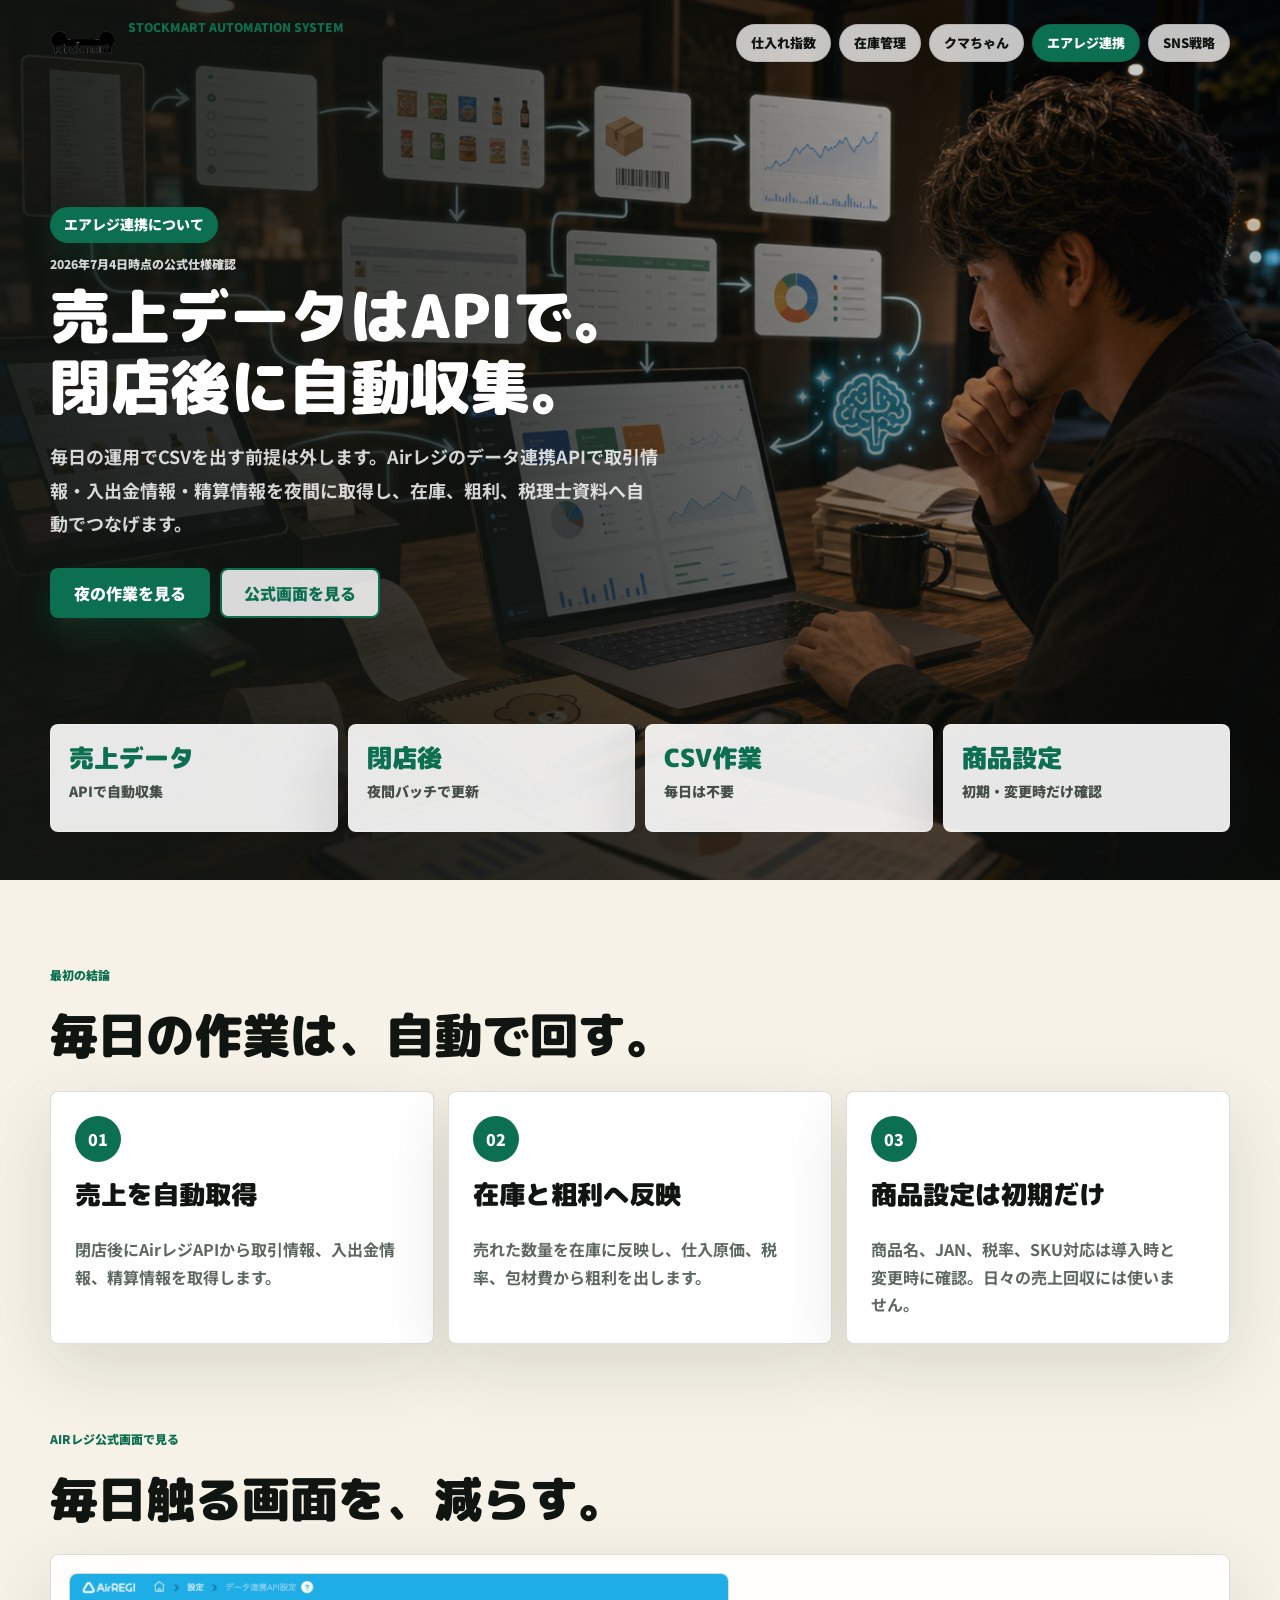
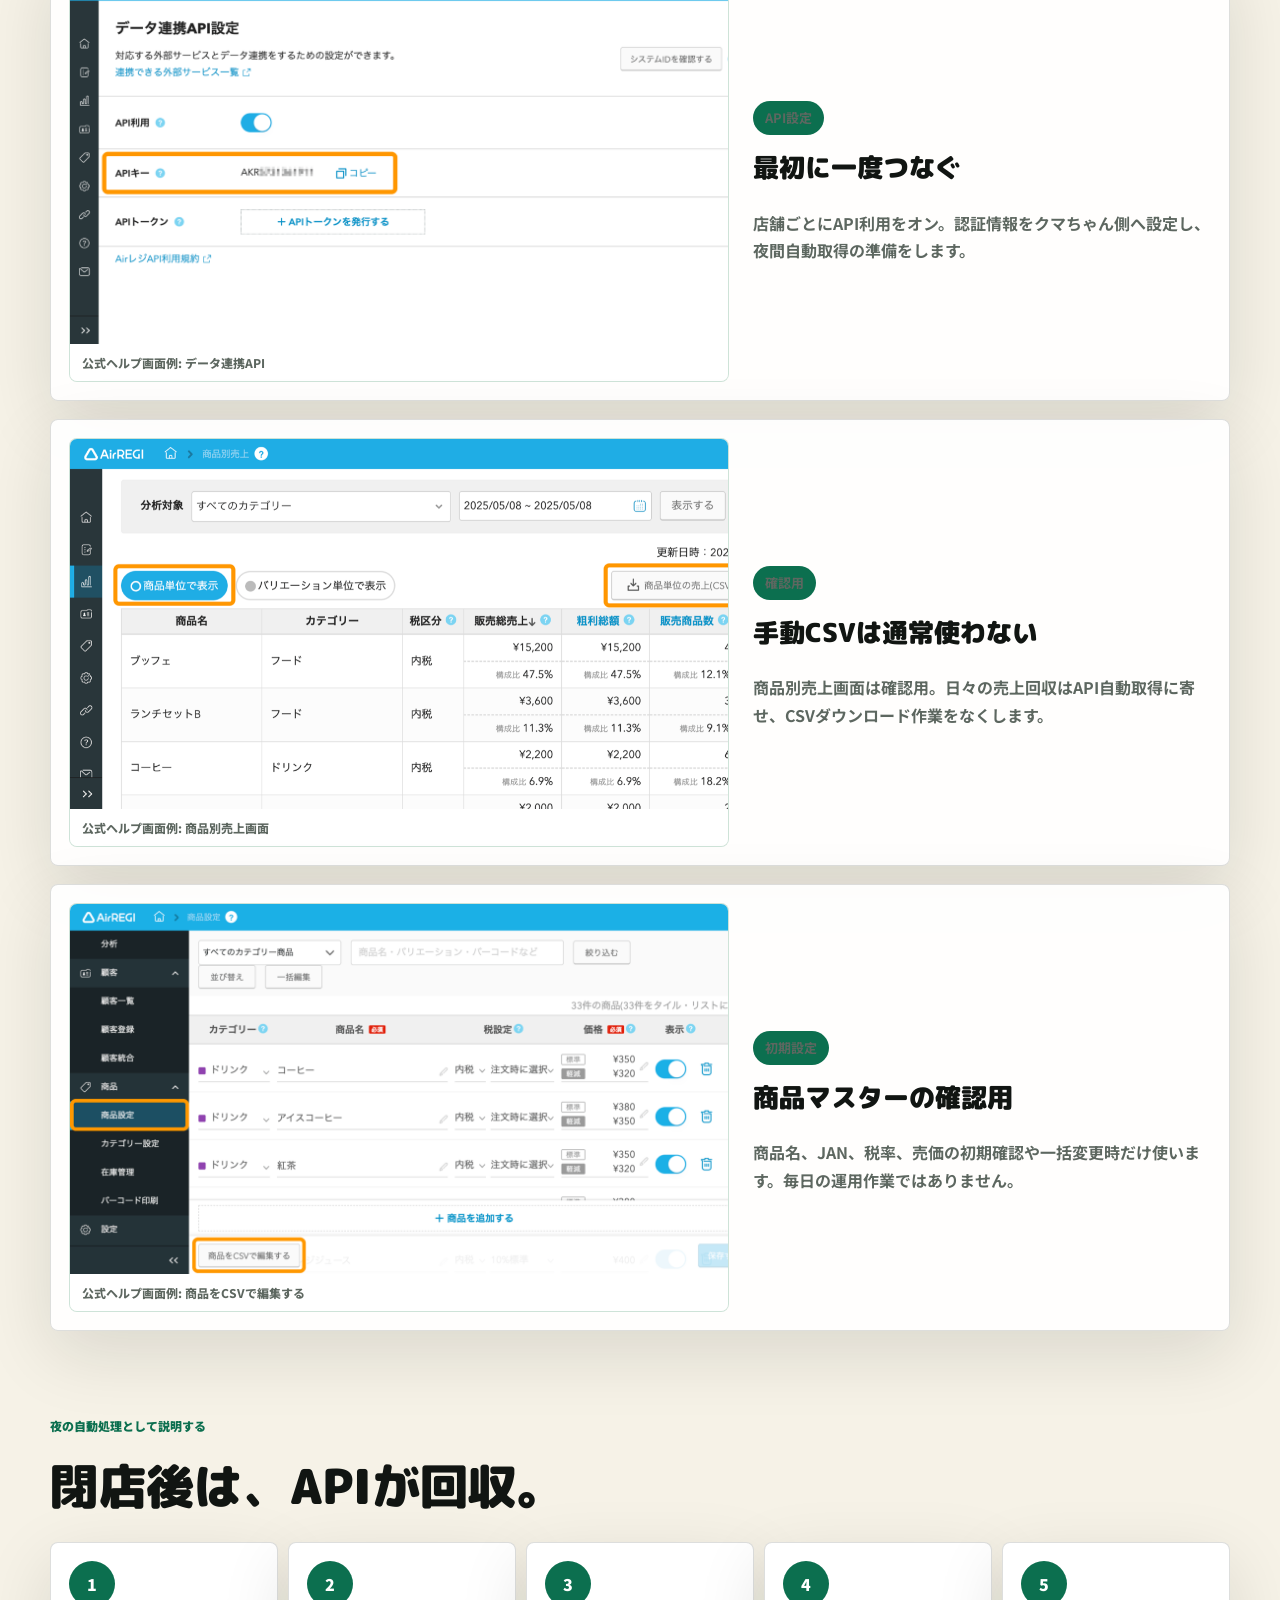
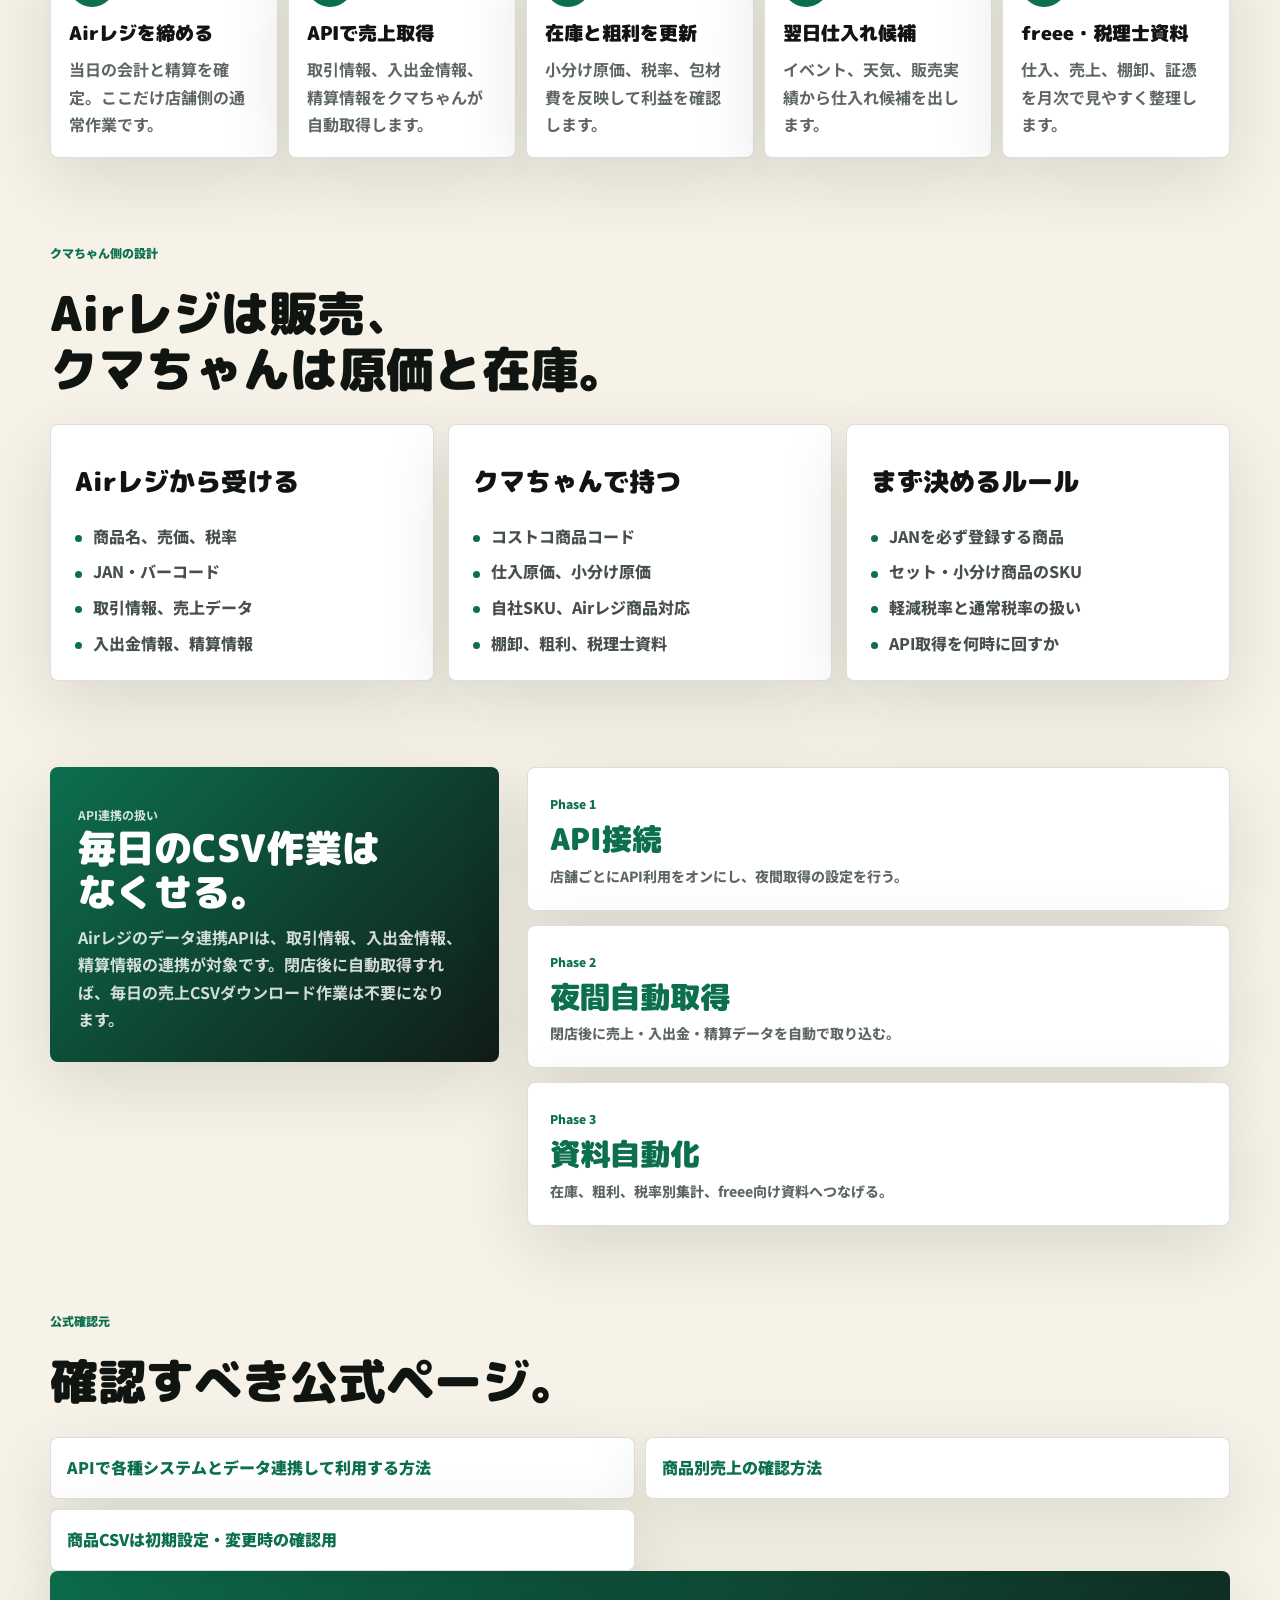
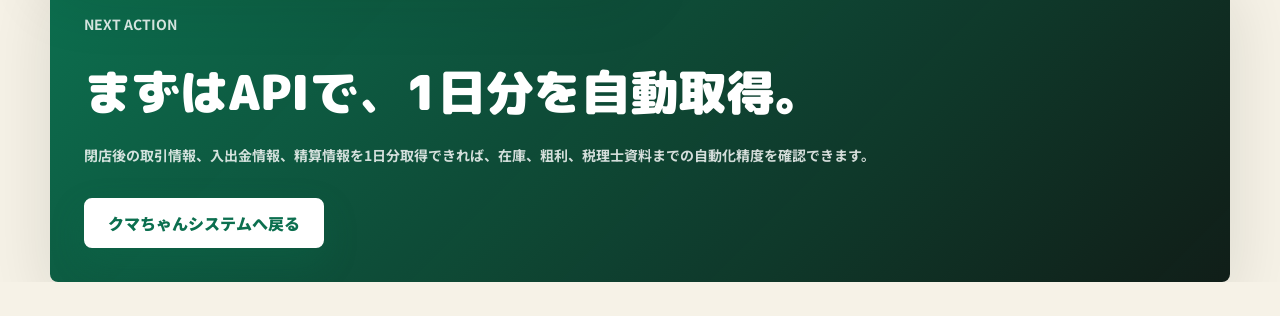
<file: airregi-integration.html>
<!doctype html>
<html lang="ja">
  <head>
    <meta charset="UTF-8" />
    <meta name="viewport" content="width=device-width, initial-scale=1.0" />
    <title>エアレジ連携について | クマちゃんシステム</title>
    <meta
      name="description"
      content="ストックマートのクマちゃんシステムとAirレジをAPI連携する考え方。閉店後の売上データ自動収集、在庫更新、粗利集計、freee・税理士資料までをわかりやすく整理します。"
    />
    <link rel="icon" href="./assets/stockmart-bear-logo-transparent.png" />
    <link rel="preconnect" href="https://fonts.googleapis.com" />
    <link rel="preconnect" href="https://fonts.gstatic.com" crossorigin />
    <link href="https://fonts.googleapis.com/css2?family=M+PLUS+Rounded+1c:wght@700;800;900&family=Noto+Sans+JP:wght@500;700;900&display=swap" rel="stylesheet" />
    <link rel="stylesheet" href="./system-proposal-v2.css?v=20260704-airregi" />
    <link rel="stylesheet" href="./airregi-integration.css?v=20260704-airregi" />
  </head>
  <body>
    <main class="sys-page airregi-page">
      <header class="sys-topbar">
        <a class="sys-brand" href="./index.html" aria-label="ストックマート デモトップへ">
          <img src="./assets/stockmart-bear-logo-transparent.png" alt="ストックマートのクマちゃんロゴ" />
          <span>
            <small>Stockmart automation system</small>
            <strong>クマちゃんシステム</strong>
          </span>
        </a>
        <nav class="sys-tabs" aria-label="画面切替">
          <a href="./index.html">仕入れ指数</a>
          <a href="./ocr.html">在庫管理</a>
          <a href="./system-proposal.html">クマちゃん</a>
          <a class="is-active" href="./airregi-integration.html" aria-current="page">エアレジ連携</a>
          <a href="./sns-strategy.html">SNS戦略</a>
        </nav>
      </header>

      <section class="air-hero" aria-labelledby="air-title">
        <figure class="air-hero-image">
          <img src="./assets/airregi-integration-hero.png" alt="閉店後にAirレジAPI、商品マスター、売上履歴、会計資料をクマちゃんシステムへつなぐ夜間自動処理のイメージ" />
        </figure>
        <div class="air-hero-copy">
          <p class="hero-ai-message">エアレジ連携について</p>
          <p class="eyebrow">2026年7月4日時点の公式仕様確認</p>
          <h1 id="air-title"><span class="phrase">売上データはAPIで。</span><span class="phrase">閉店後に自動収集。</span></h1>
          <p class="air-lead">毎日の運用でCSVを出す前提は外します。Airレジのデータ連携APIで取引情報・入出金情報・精算情報を夜間に取得し、在庫、粗利、税理士資料へ自動でつなげます。</p>
          <div class="hero-actions">
            <a class="button primary" href="#night-work">夜の作業を見る</a>
            <a class="button secondary" href="#official-screens">公式画面を見る</a>
          </div>
        </div>
        <div class="air-hero-points" aria-label="連携の要点">
          <article><strong>売上データ</strong><span>APIで自動収集</span></article>
          <article><strong>閉店後</strong><span>夜間バッチで更新</span></article>
          <article><strong>CSV作業</strong><span>毎日は不要</span></article>
          <article><strong>商品設定</strong><span>初期・変更時だけ確認</span></article>
        </div>
      </section>

      <section class="section air-summary" aria-labelledby="summary-title">
        <div class="section-head">
          <p class="eyebrow">最初の結論</p>
          <h2 id="summary-title"><span class="phrase">毎日の作業は、</span><span class="phrase">自動で回す。</span></h2>
        </div>
        <div class="air-route-grid">
          <article>
            <span>01</span>
            <h3>売上を自動取得</h3>
            <p>閉店後にAirレジAPIから取引情報、入出金情報、精算情報を取得します。</p>
          </article>
          <article>
            <span>02</span>
            <h3>在庫と粗利へ反映</h3>
            <p>売れた数量を在庫に反映し、仕入原価、税率、包材費から粗利を出します。</p>
          </article>
          <article>
            <span>03</span>
            <h3>商品設定は初期だけ</h3>
            <p>商品名、JAN、税率、SKU対応は導入時と変更時に確認。日々の売上回収には使いません。</p>
          </article>
        </div>
      </section>

      <section id="official-screens" class="section official-screens" aria-labelledby="screen-title">
        <div class="section-head">
          <p class="eyebrow">Airレジ公式画面で見る</p>
          <h2 id="screen-title"><span class="phrase">毎日触る画面を、</span><span class="phrase">減らす。</span></h2>
        </div>
        <div class="screen-list">
          <article>
            <figure>
              <img src="./assets/airregi-official-api-auth.png" alt="Airレジのデータ連携API画面で認証情報をコピーする公式画面例" loading="lazy" decoding="async" />
              <figcaption>公式ヘルプ画面例: データ連携API</figcaption>
            </figure>
            <div>
              <p class="screen-label">API設定</p>
              <h3>最初に一度つなぐ</h3>
              <p>店舗ごとにAPI利用をオン。認証情報をクマちゃん側へ設定し、夜間自動取得の準備をします。</p>
            </div>
          </article>
          <article>
            <figure>
              <img src="./assets/airregi-official-sales-csv.png" alt="Airレジの商品別売上画面で商品単位の売上CSVをダウンロードする公式画面例" loading="lazy" decoding="async" />
              <figcaption>公式ヘルプ画面例: 商品別売上画面</figcaption>
            </figure>
            <div>
              <p class="screen-label">確認用</p>
              <h3>手動CSVは通常使わない</h3>
              <p>商品別売上画面は確認用。日々の売上回収はAPI自動取得に寄せ、CSVダウンロード作業をなくします。</p>
            </div>
          </article>
          <article>
            <figure>
              <img src="./assets/airregi-official-product-csv.png" alt="Airレジバックオフィスの商品設定画面で商品をCSVで編集する公式画面例" loading="lazy" decoding="async" />
              <figcaption>公式ヘルプ画面例: 商品をCSVで編集する</figcaption>
            </figure>
            <div>
              <p class="screen-label">初期設定</p>
              <h3>商品マスターの確認用</h3>
              <p>商品名、JAN、税率、売価の初期確認や一括変更時だけ使います。毎日の運用作業ではありません。</p>
            </div>
          </article>
        </div>
      </section>

      <section id="night-work" class="section night-work" aria-labelledby="night-title">
        <div class="section-head">
          <p class="eyebrow">夜の自動処理として説明する</p>
          <h2 id="night-title"><span class="phrase">閉店後は、</span><span class="phrase">APIが回収。</span></h2>
        </div>
        <div class="night-flow" aria-label="Airレジ連携の夜作業">
          <article>
            <span>1</span>
            <strong>Airレジを締める</strong>
            <p>当日の会計と精算を確定。ここだけ店舗側の通常作業です。</p>
          </article>
          <article>
            <span>2</span>
            <strong>APIで売上取得</strong>
            <p>取引情報、入出金情報、精算情報をクマちゃんが自動取得します。</p>
          </article>
          <article>
            <span>3</span>
            <strong>在庫と粗利を更新</strong>
            <p>小分け原価、税率、包材費を反映して利益を確認します。</p>
          </article>
          <article>
            <span>4</span>
            <strong>翌日仕入れ候補</strong>
            <p>イベント、天気、販売実績から仕入れ候補を出します。</p>
          </article>
          <article>
            <span>5</span>
            <strong>freee・税理士資料</strong>
            <p>仕入、売上、棚卸、証憑を月次で見やすく整理します。</p>
          </article>
        </div>
      </section>

      <section class="section data-design" aria-labelledby="design-title">
        <div class="section-head">
          <p class="eyebrow">クマちゃん側の設計</p>
          <h2 id="design-title"><span class="phrase">Airレジは販売、</span><span class="phrase">クマちゃんは原価と在庫。</span></h2>
        </div>
        <div class="data-grid">
          <article>
            <h3>Airレジから受ける</h3>
            <ul>
              <li>商品名、売価、税率</li>
              <li>JAN・バーコード</li>
              <li>取引情報、売上データ</li>
              <li>入出金情報、精算情報</li>
            </ul>
          </article>
          <article>
            <h3>クマちゃんで持つ</h3>
            <ul>
              <li>コストコ商品コード</li>
              <li>仕入原価、小分け原価</li>
              <li>自社SKU、Airレジ商品対応</li>
              <li>棚卸、粗利、税理士資料</li>
            </ul>
          </article>
          <article>
            <h3>まず決めるルール</h3>
            <ul>
              <li>JANを必ず登録する商品</li>
              <li>セット・小分け商品のSKU</li>
              <li>軽減税率と通常税率の扱い</li>
              <li>API取得を何時に回すか</li>
            </ul>
          </article>
        </div>
      </section>

      <section class="section api-plan" aria-labelledby="api-title">
        <div class="api-main">
          <p class="eyebrow">API連携の扱い</p>
          <h2 id="api-title"><span class="phrase">毎日のCSV作業は</span><span class="phrase">なくせる。</span></h2>
          <p>Airレジのデータ連携APIは、取引情報、入出金情報、精算情報の連携が対象です。閉店後に自動取得すれば、毎日の売上CSVダウンロード作業は不要になります。</p>
        </div>
        <div class="api-cards">
          <article>
            <small>Phase 1</small>
            <strong>API接続</strong>
            <span>店舗ごとにAPI利用をオンにし、夜間取得の設定を行う。</span>
          </article>
          <article>
            <small>Phase 2</small>
            <strong>夜間自動取得</strong>
            <span>閉店後に売上・入出金・精算データを自動で取り込む。</span>
          </article>
          <article>
            <small>Phase 3</small>
            <strong>資料自動化</strong>
            <span>在庫、粗利、税率別集計、freee向け資料へつなげる。</span>
          </article>
        </div>
      </section>

      <section class="section source-section" aria-labelledby="source-title">
        <div class="section-head">
          <p class="eyebrow">公式確認元</p>
          <h2 id="source-title"><span class="phrase">確認すべき公式ページ。</span></h2>
        </div>
        <div class="source-list">
          <a href="https://faq.airregi.jp/hc/ja/articles/48202752451353-API%E3%81%A7%E5%90%84%E7%A8%AE%E3%82%B7%E3%82%B9%E3%83%86%E3%83%A0%E3%81%A8%E3%83%87%E3%83%BC%E3%82%BF%E9%80%A3%E6%90%BA%E3%81%97%E3%81%A6%E5%88%A9%E7%94%A8%E3%81%99%E3%82%8B%E6%96%B9%E6%B3%95" target="_blank" rel="noreferrer">APIで各種システムとデータ連携して利用する方法</a>
          <a href="https://faq.airregi.jp/hc/ja/articles/202856694-%E5%95%86%E5%93%81%E5%88%A5%E5%A3%B2%E4%B8%8A%E3%81%AE%E7%A2%BA%E8%AA%8D%E6%96%B9%E6%B3%95" target="_blank" rel="noreferrer">商品別売上の確認方法</a>
          <a href="https://faq.airregi.jp/hc/ja/articles/19287077375257-%E5%95%86%E5%93%81%E3%82%92CSV%E3%83%95%E3%82%A1%E3%82%A4%E3%83%AB%E3%81%A7%E4%B8%80%E6%8B%AC%E7%99%BB%E9%8C%B2-%E7%B7%A8%E9%9B%86%E3%81%99%E3%82%8B" target="_blank" rel="noreferrer">商品CSVは初期設定・変更時の確認用</a>
        </div>
      </section>

      <section class="section final-section" aria-labelledby="final-title">
        <p class="eyebrow">Next Action</p>
        <h2 id="final-title"><span class="phrase">まずはAPIで、</span><span class="phrase">1日分を自動取得。</span></h2>
        <p>閉店後の取引情報、入出金情報、精算情報を1日分取得できれば、在庫、粗利、税理士資料までの自動化精度を確認できます。</p>
        <a class="button final-button" href="./system-proposal.html">クマちゃんシステムへ戻る</a>
      </section>
    </main>
  </body>
</html>
</file>
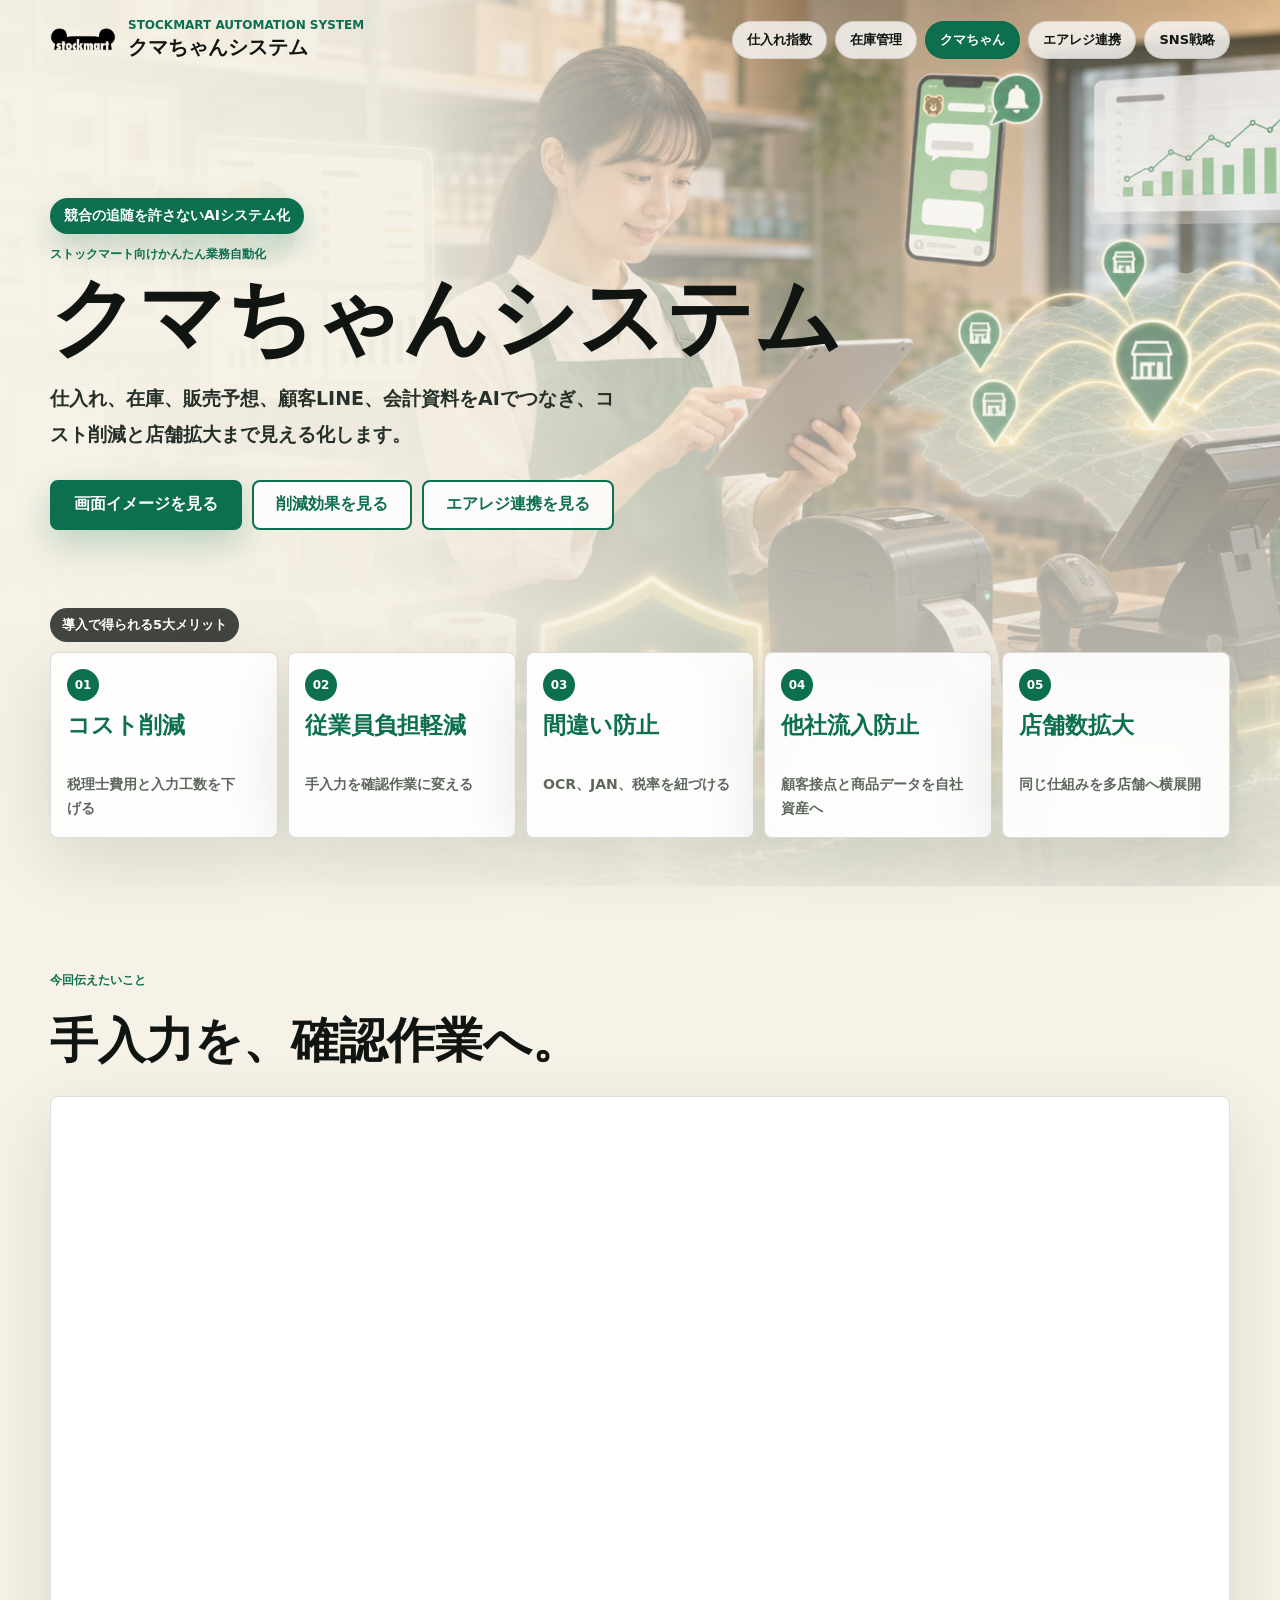
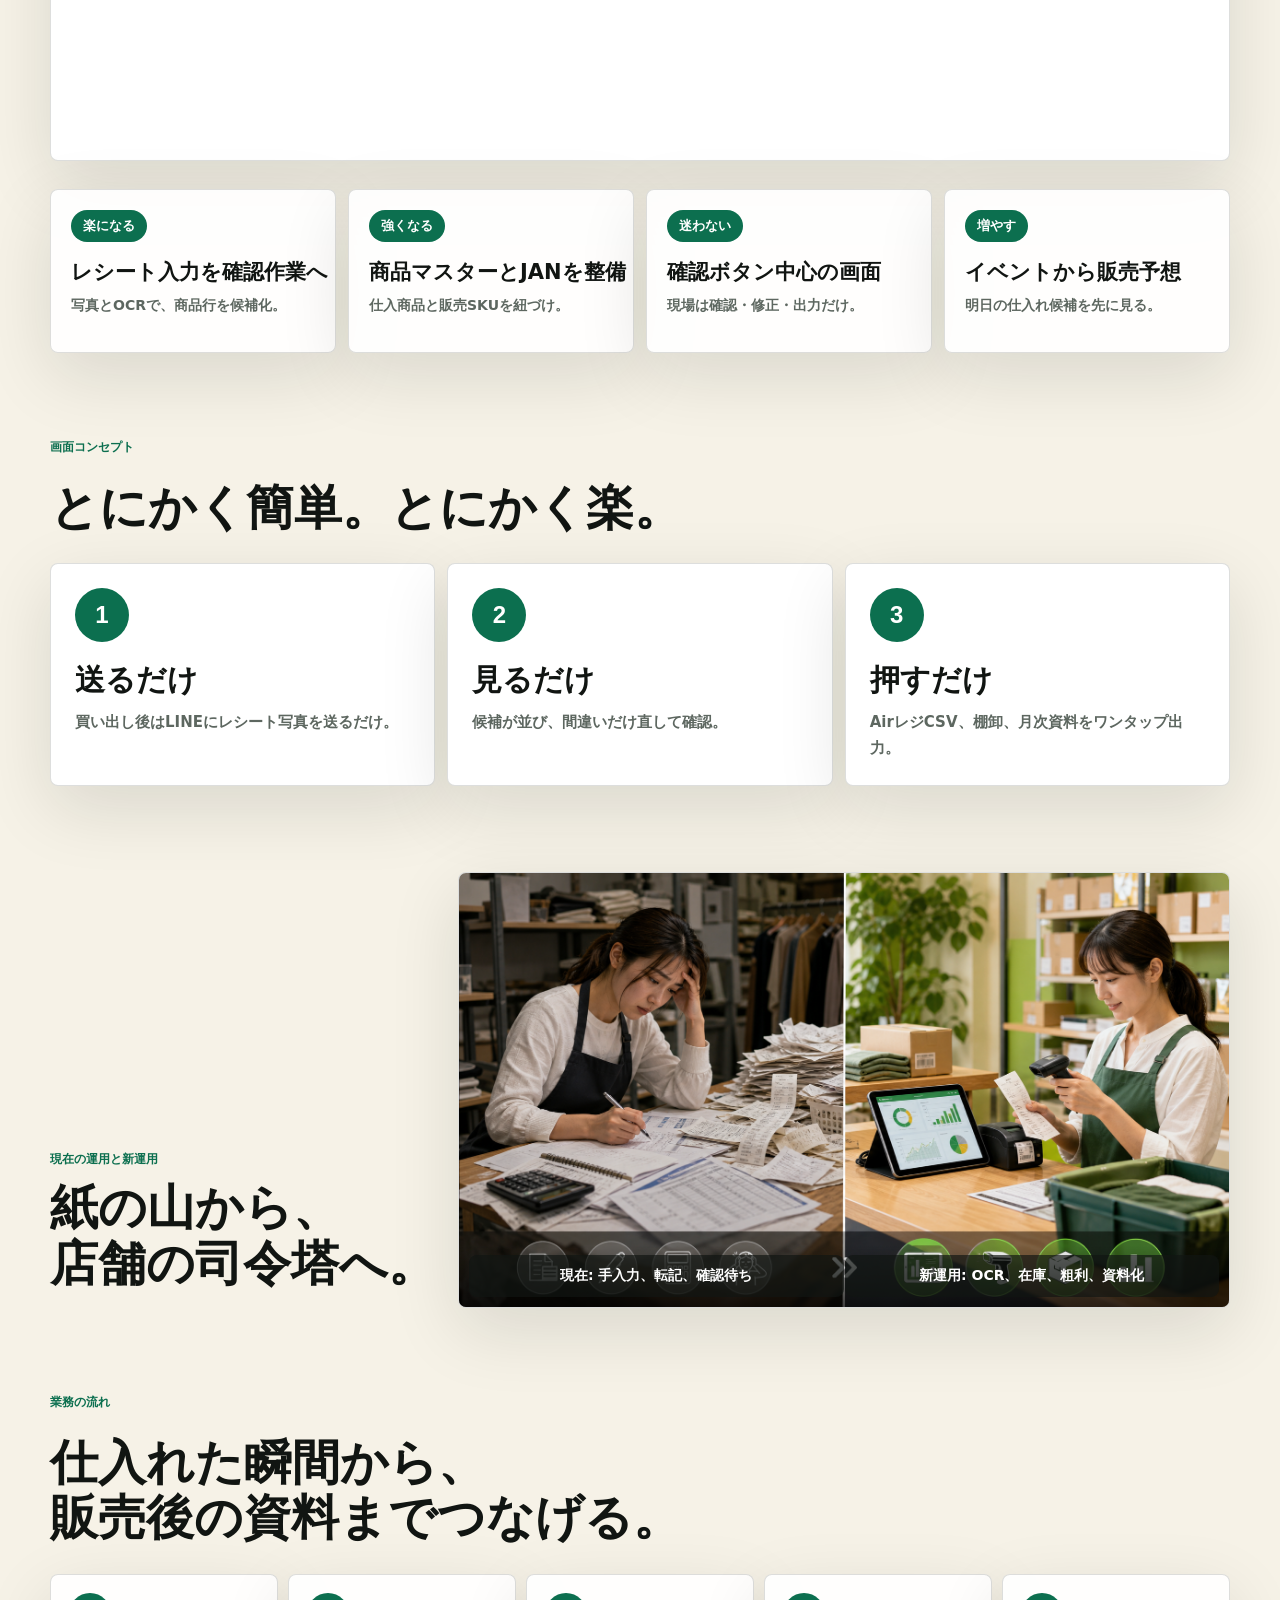
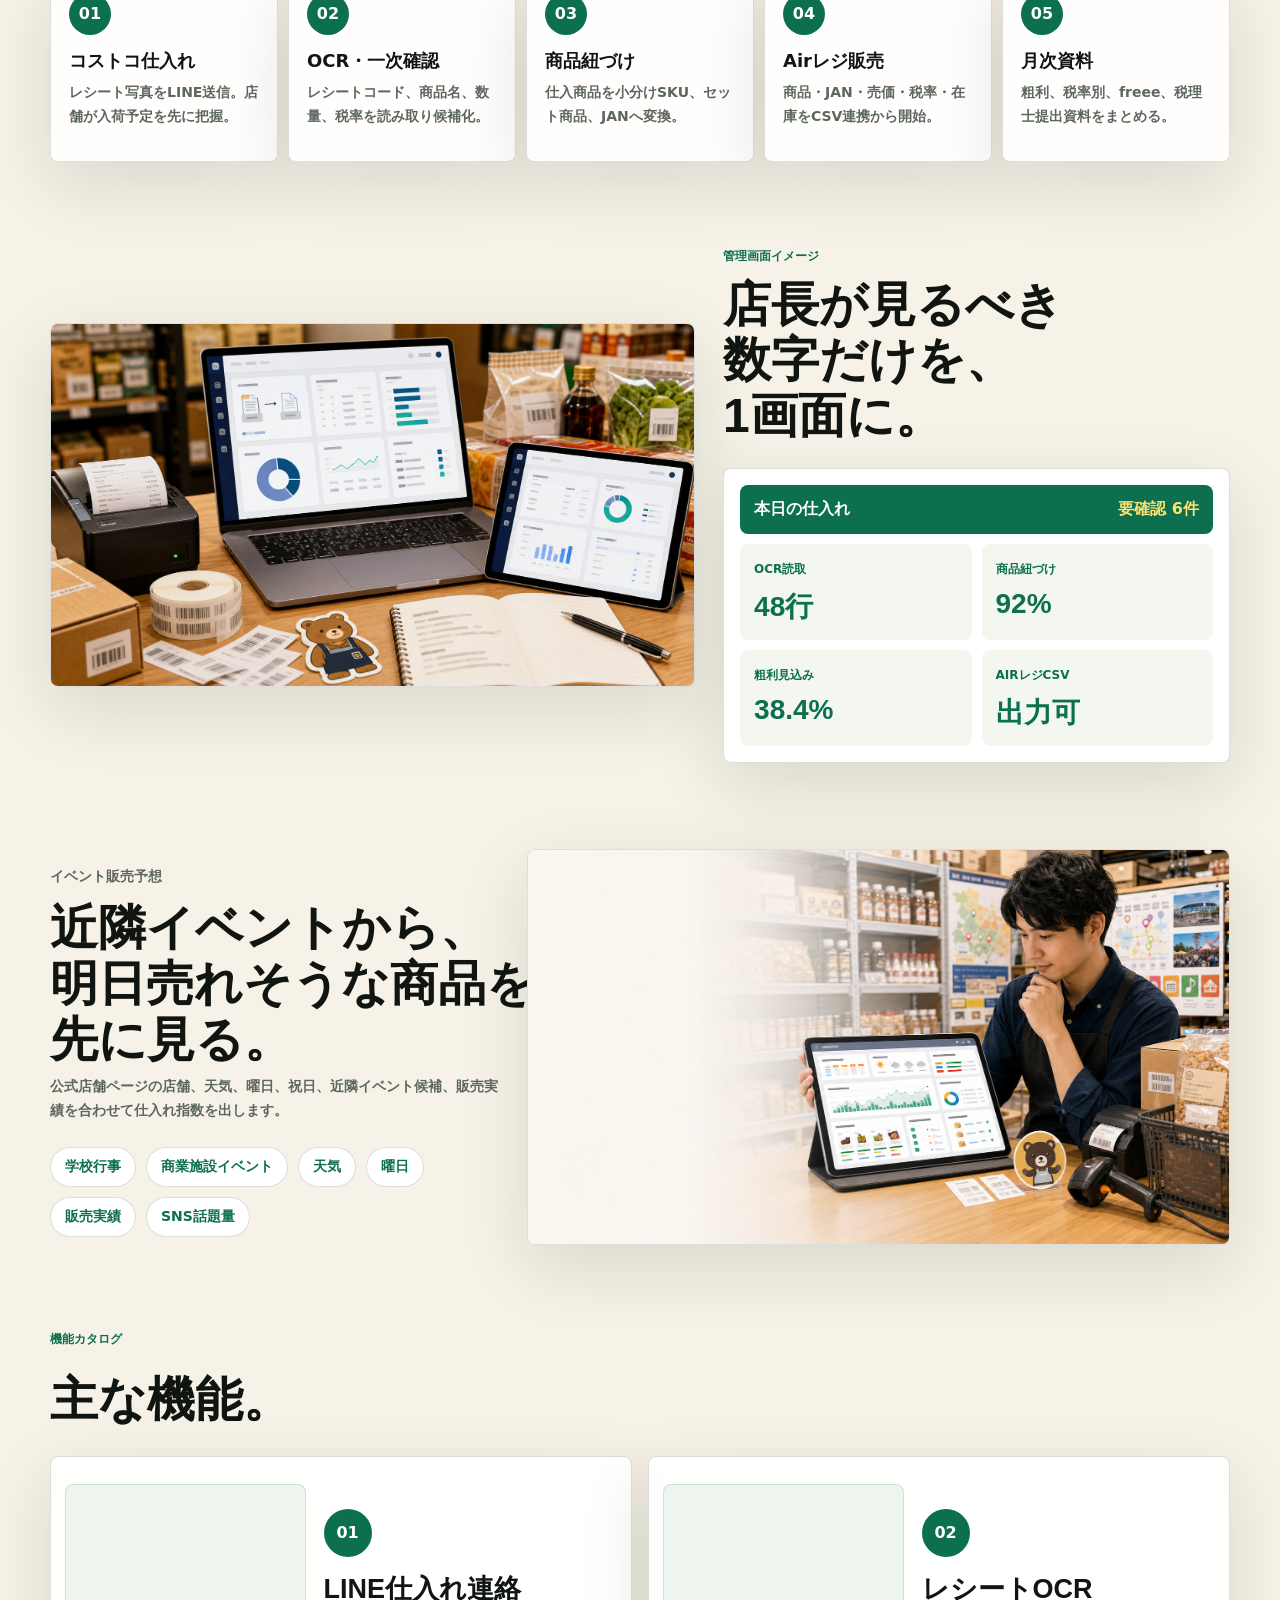
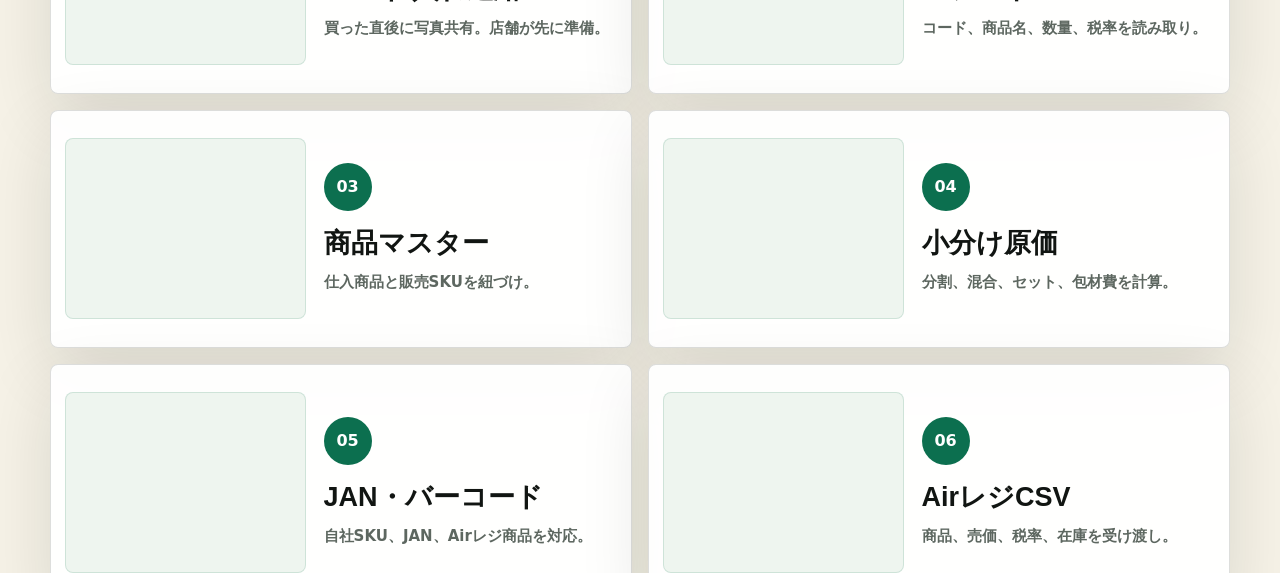
<file: kuma-system.html>
<!doctype html>
<html lang="ja">
  <head>
    <meta charset="UTF-8" />
    <meta name="viewport" content="width=device-width, initial-scale=1.0" />
    <meta http-equiv="refresh" content="0; url=./system-proposal.html" />
    <title>クマちゃんシステム提案へ移動</title>
    <link rel="canonical" href="./system-proposal.html" />
  </head>
  <body>
    <p><a href="./system-proposal.html">クマちゃんシステム統合提案ページへ移動します。</a></p>
  </body>
</html>
</file>
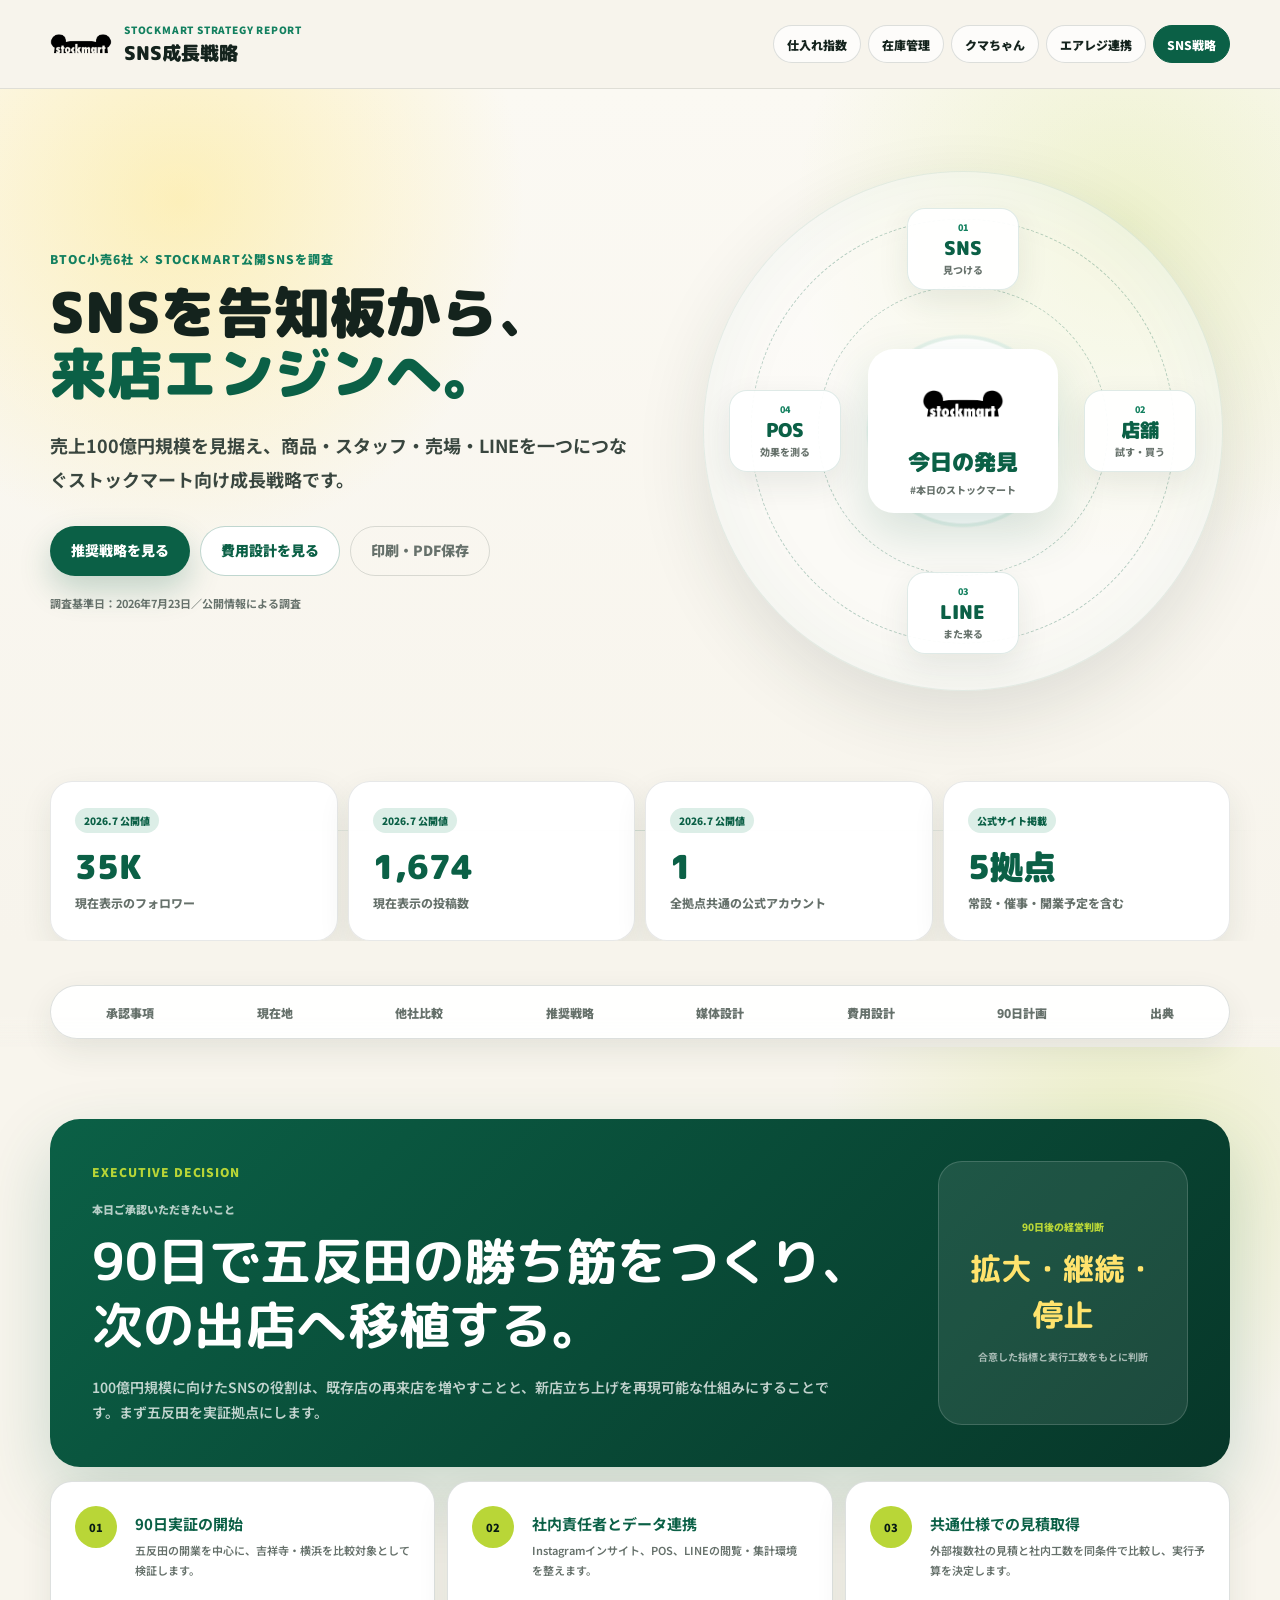
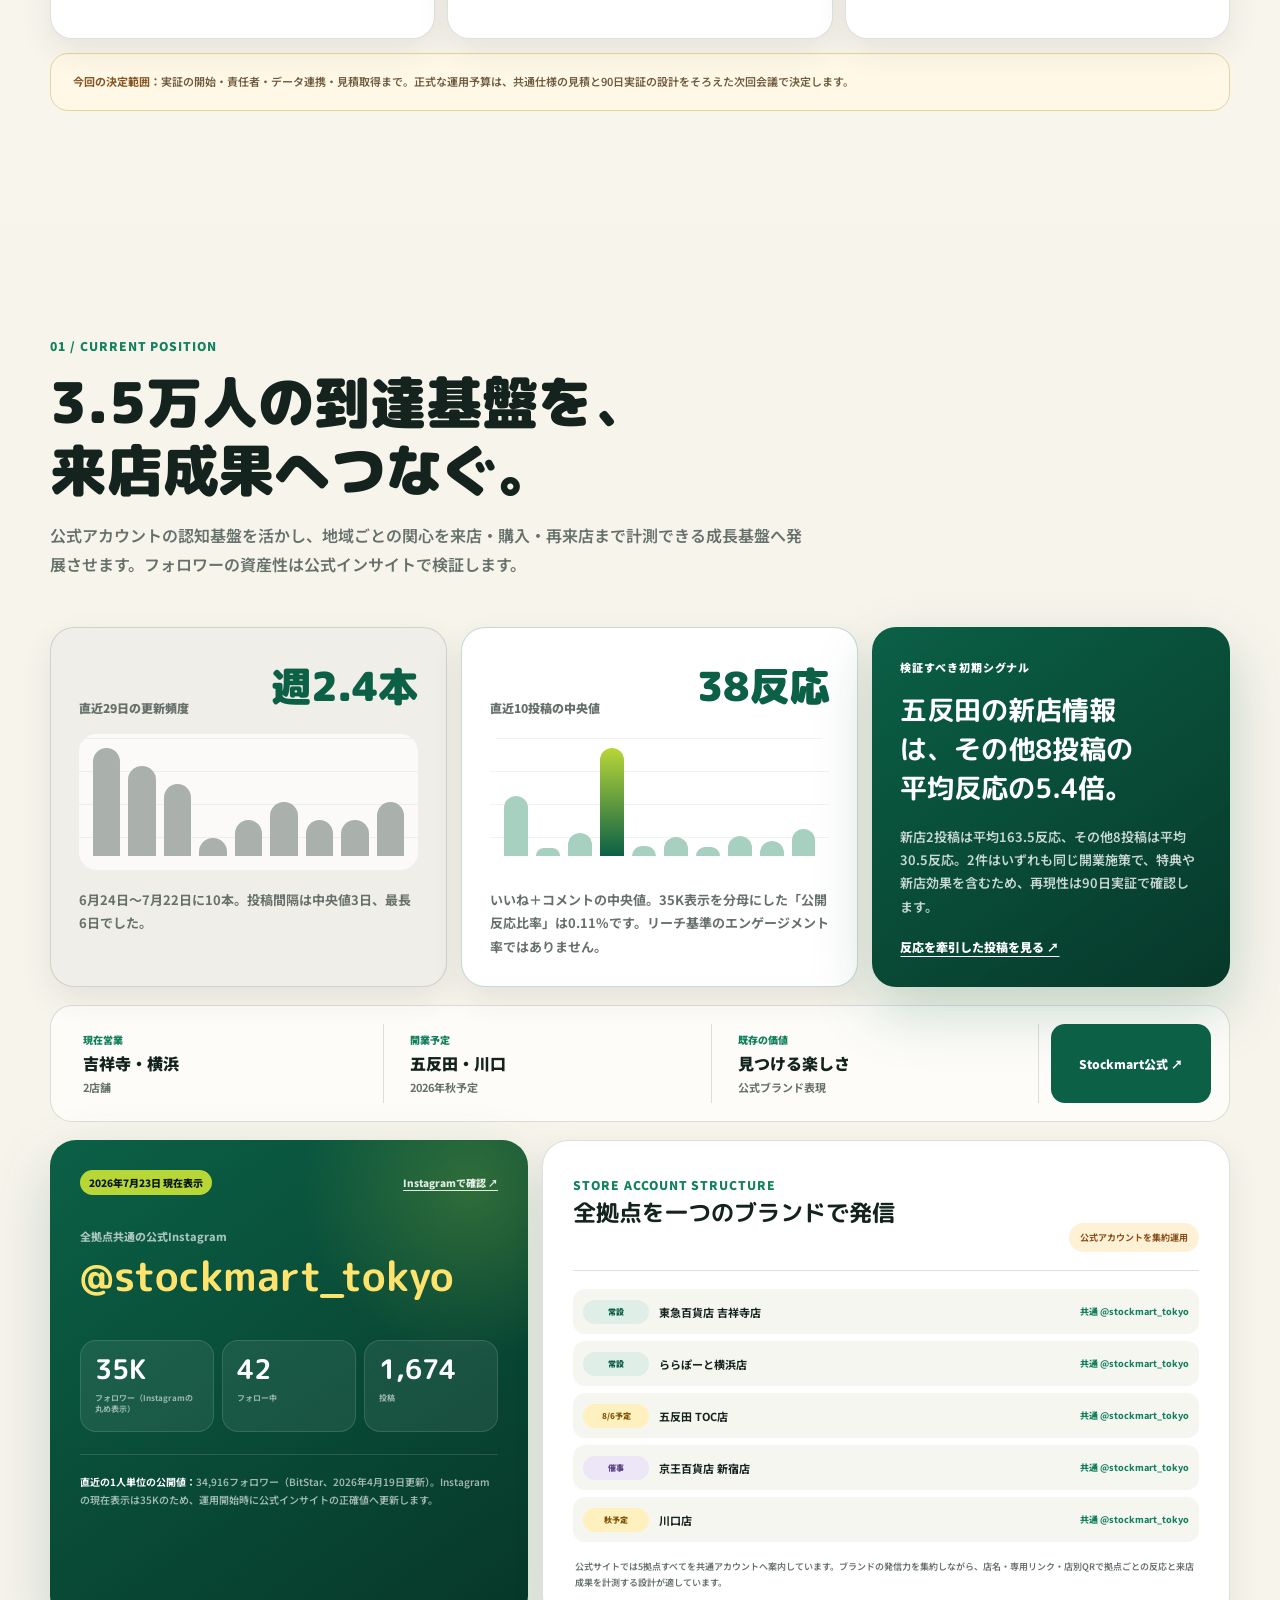
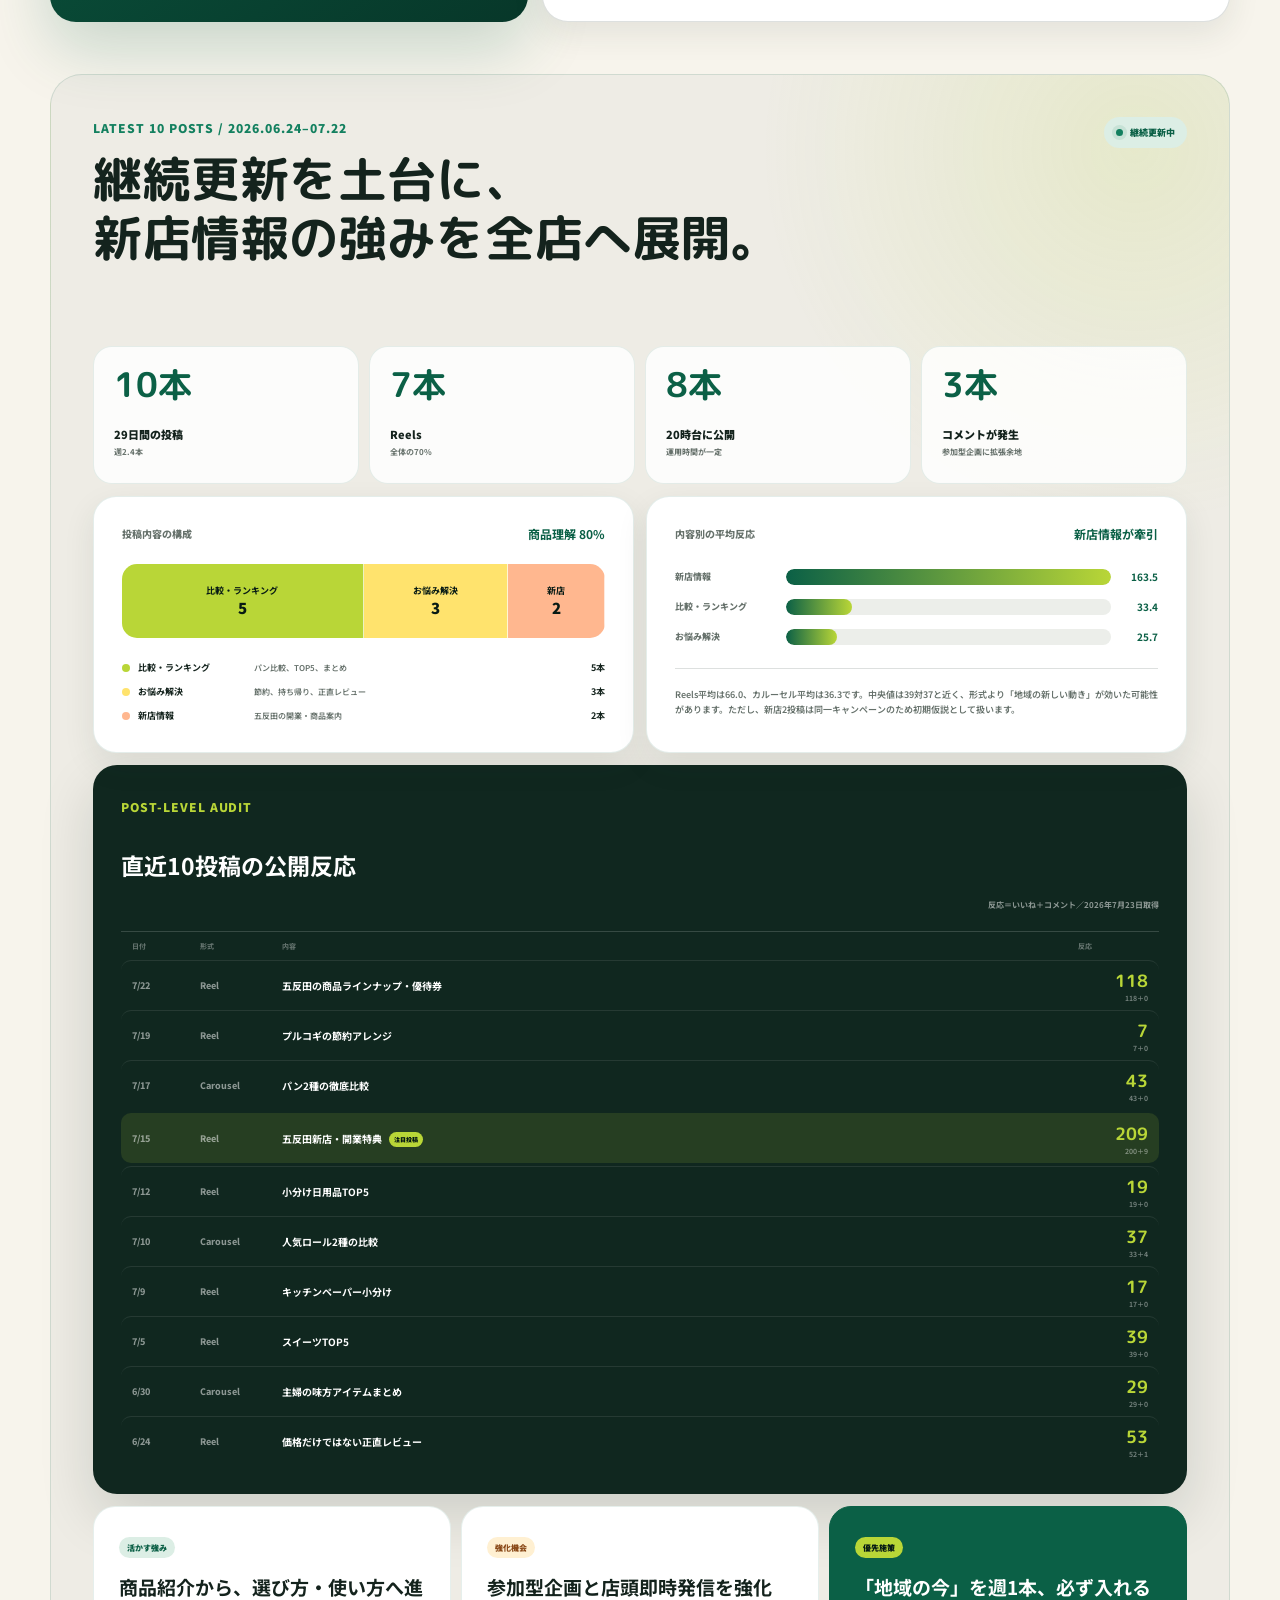
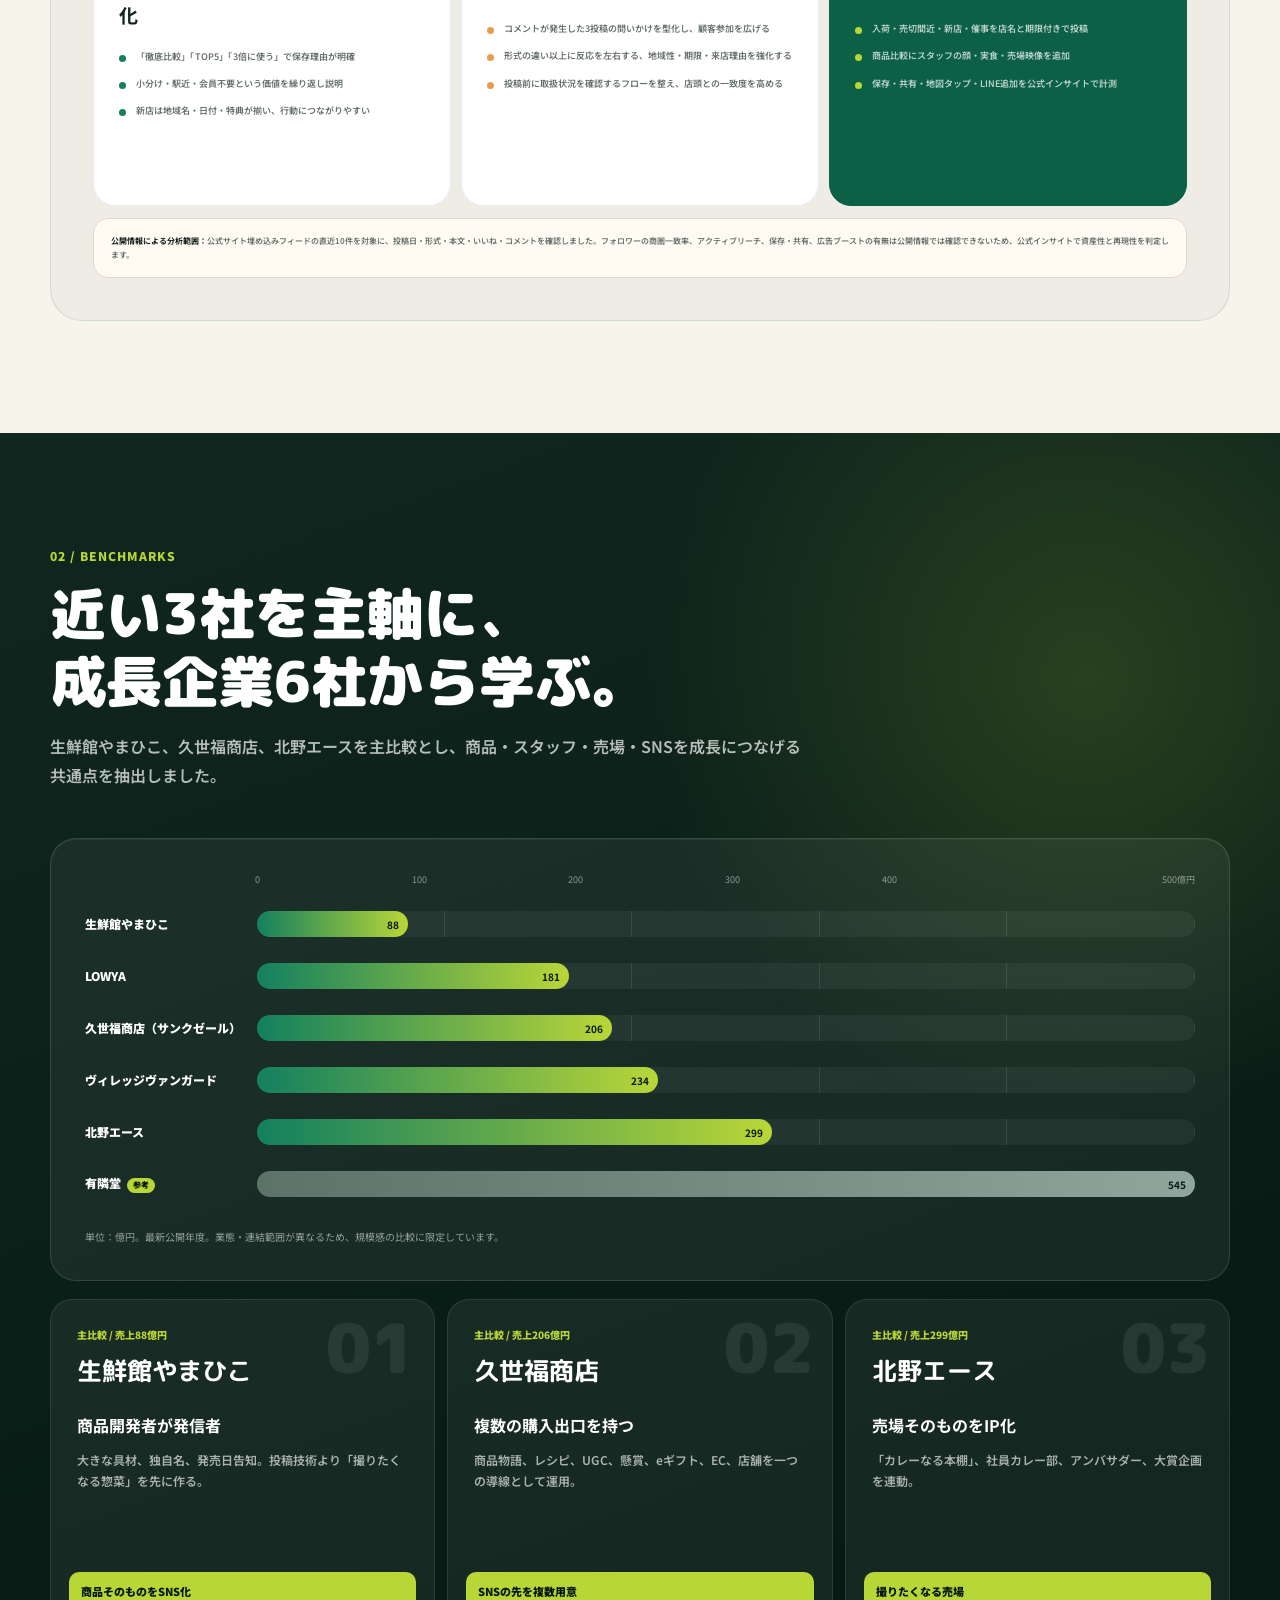
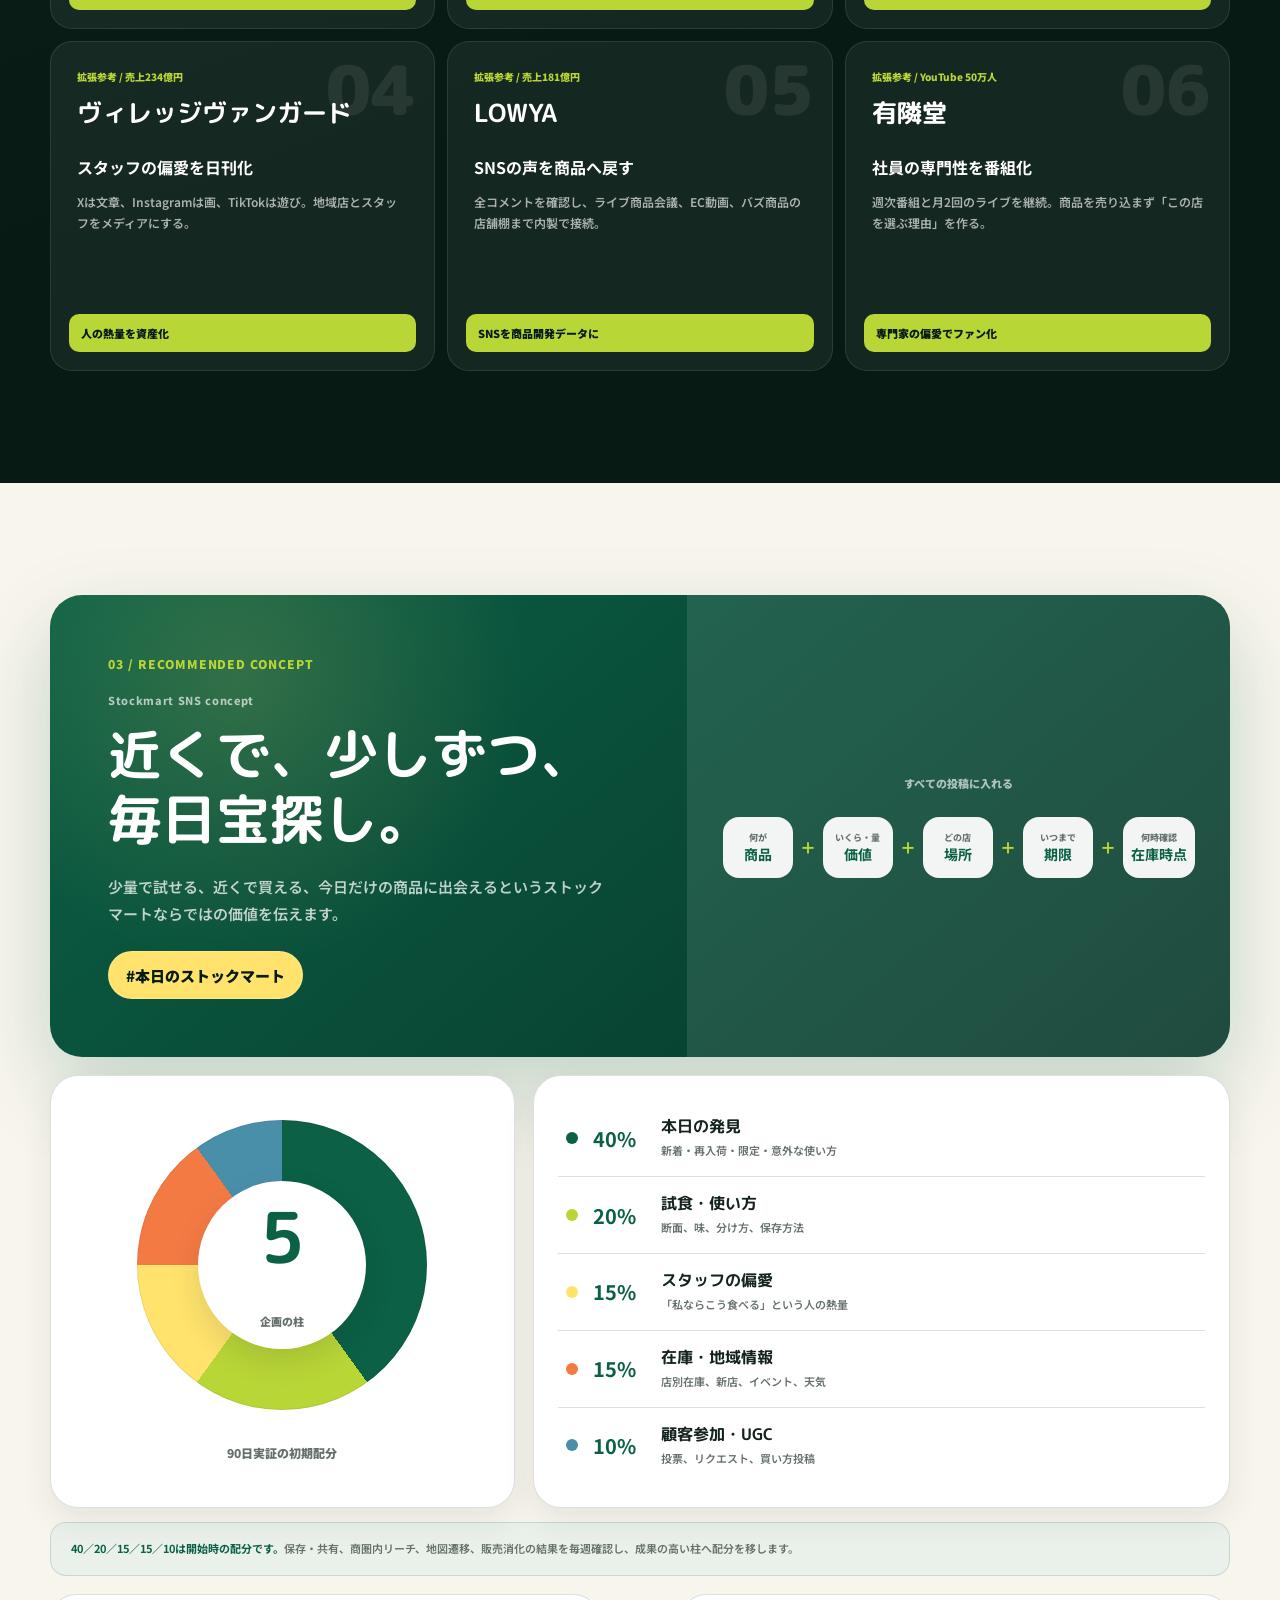
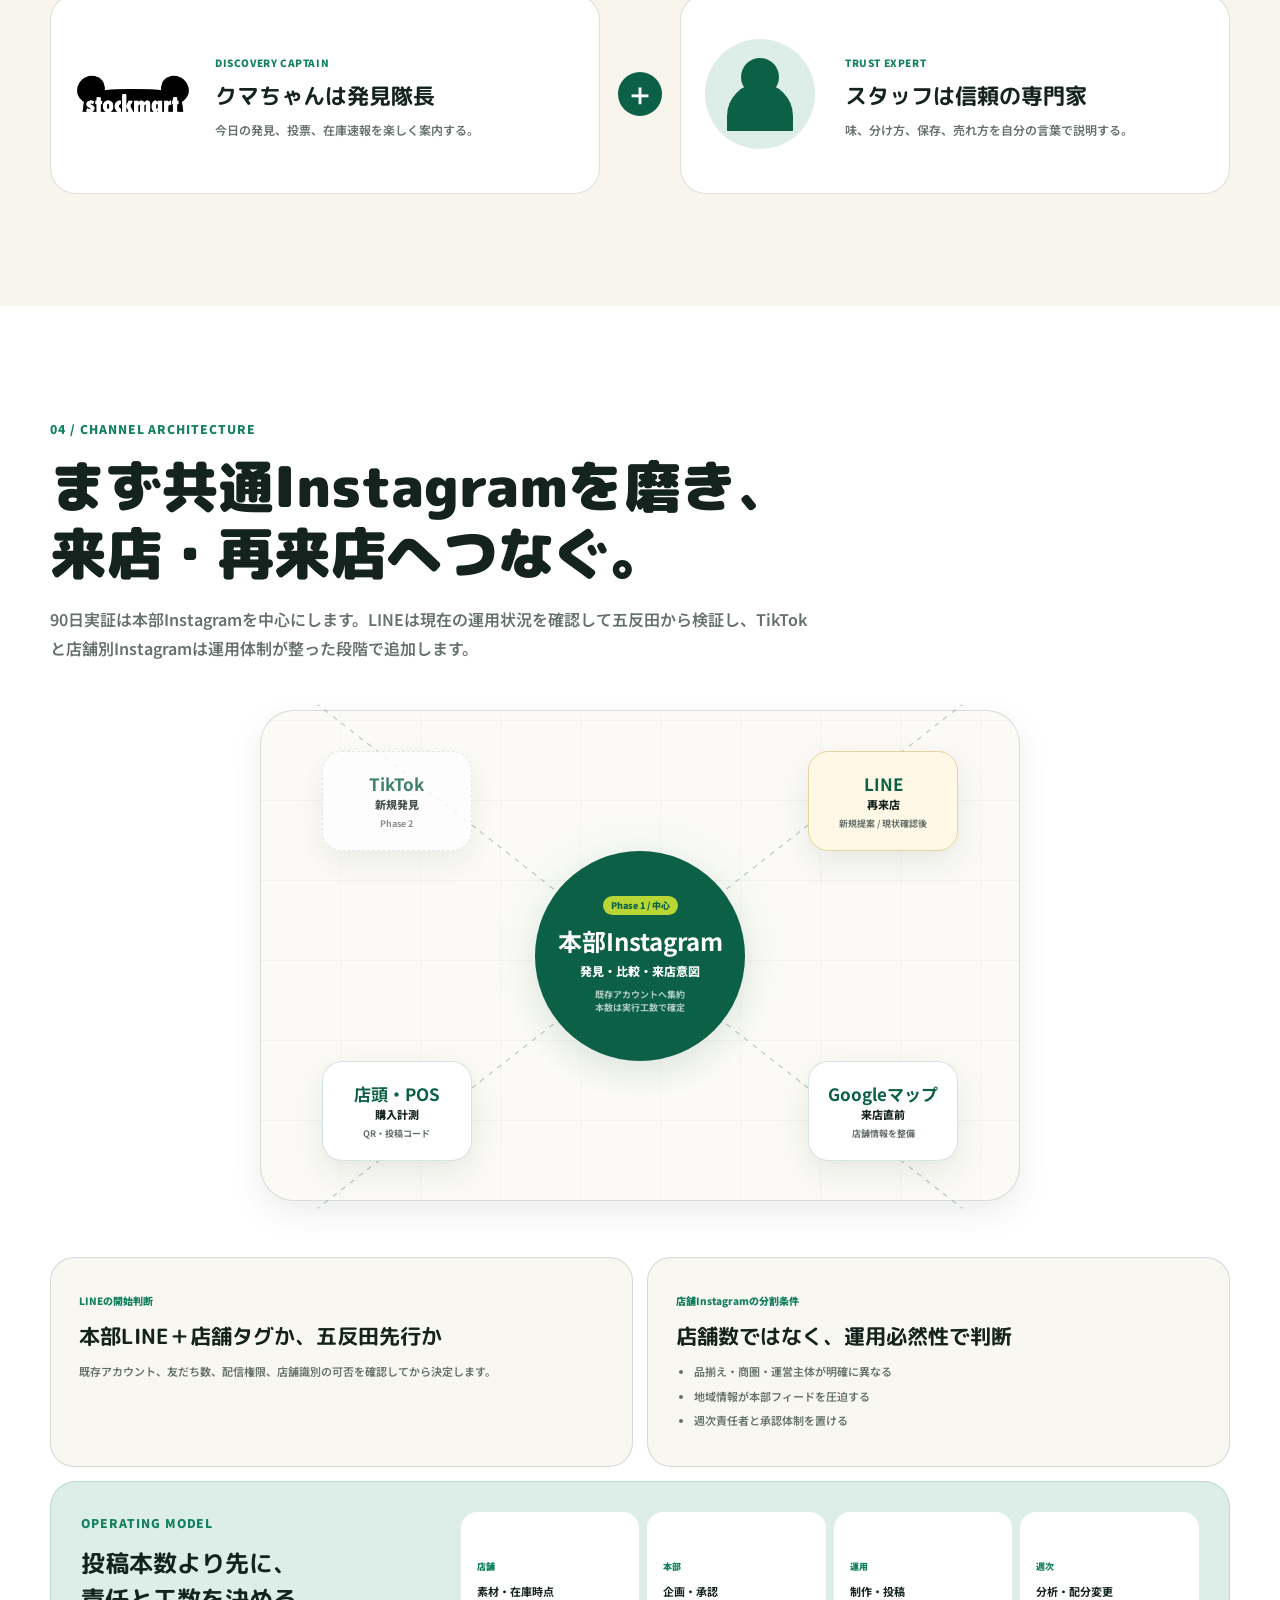
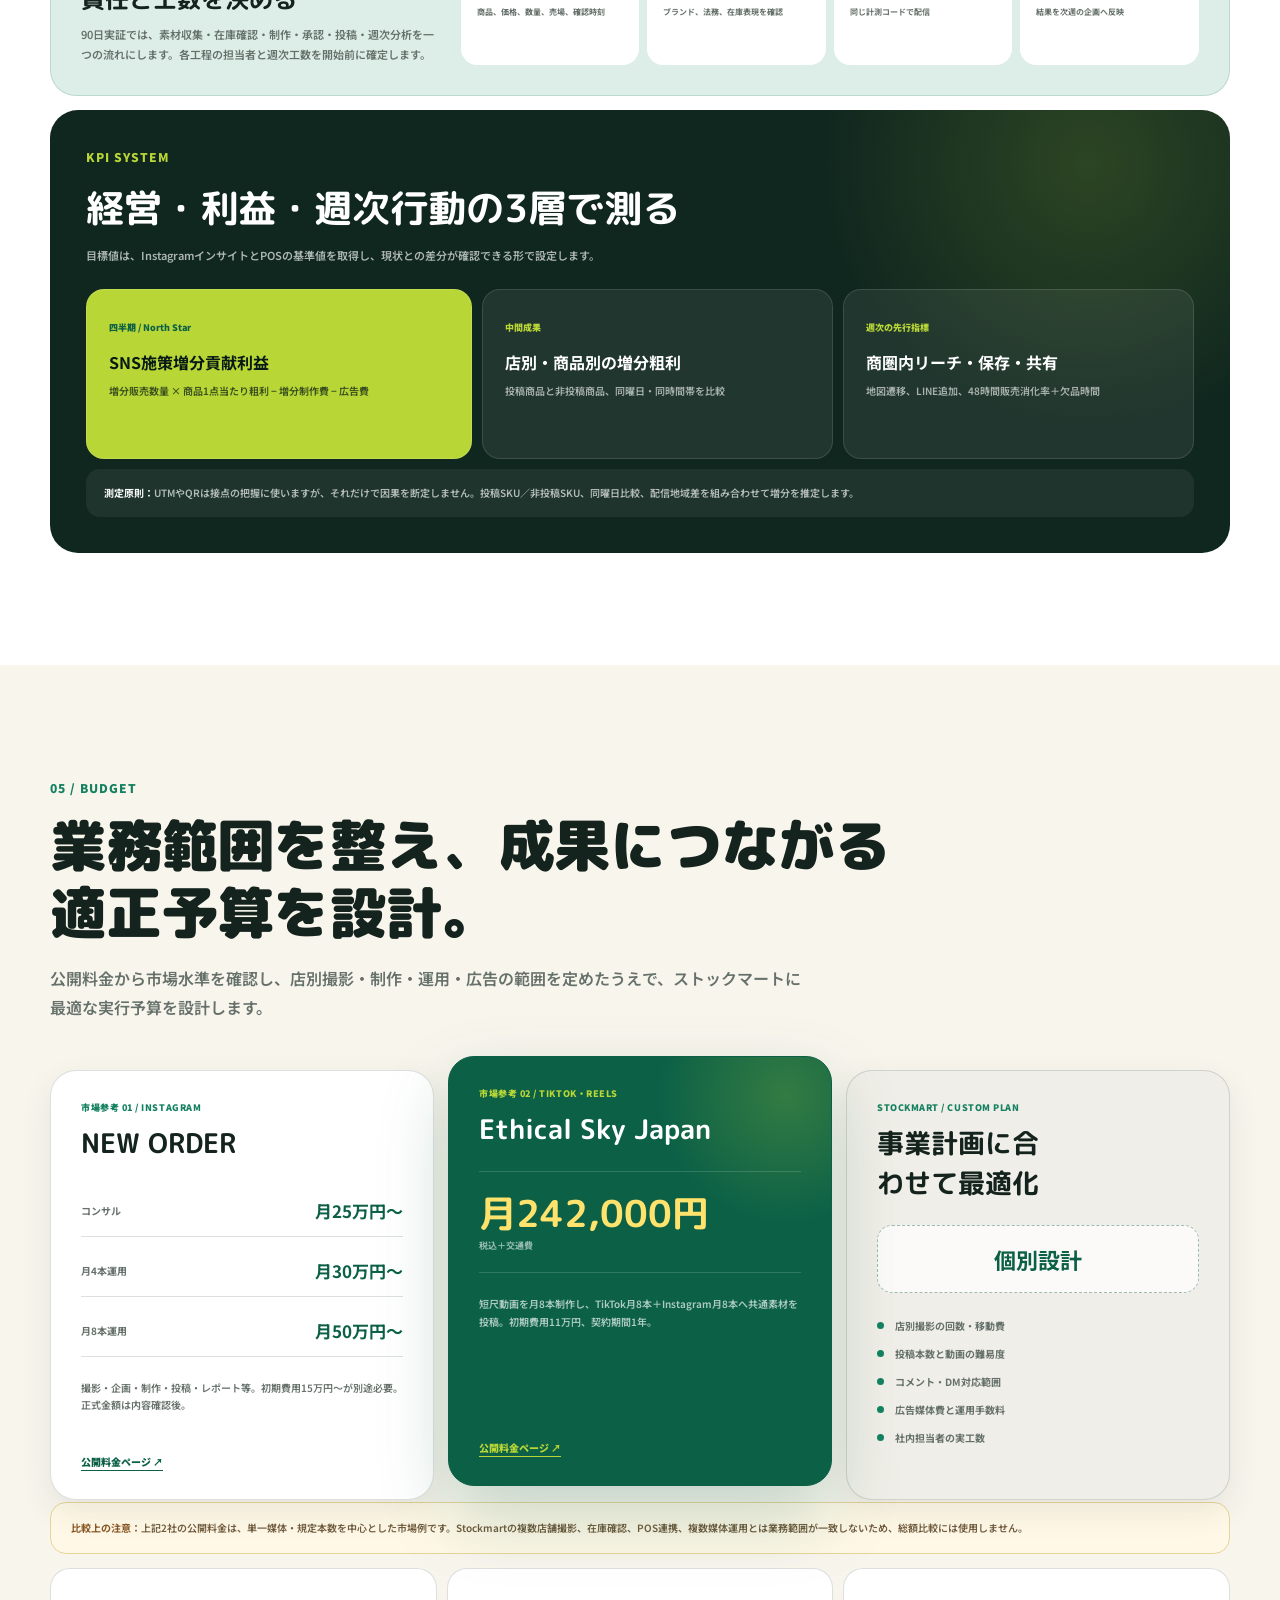
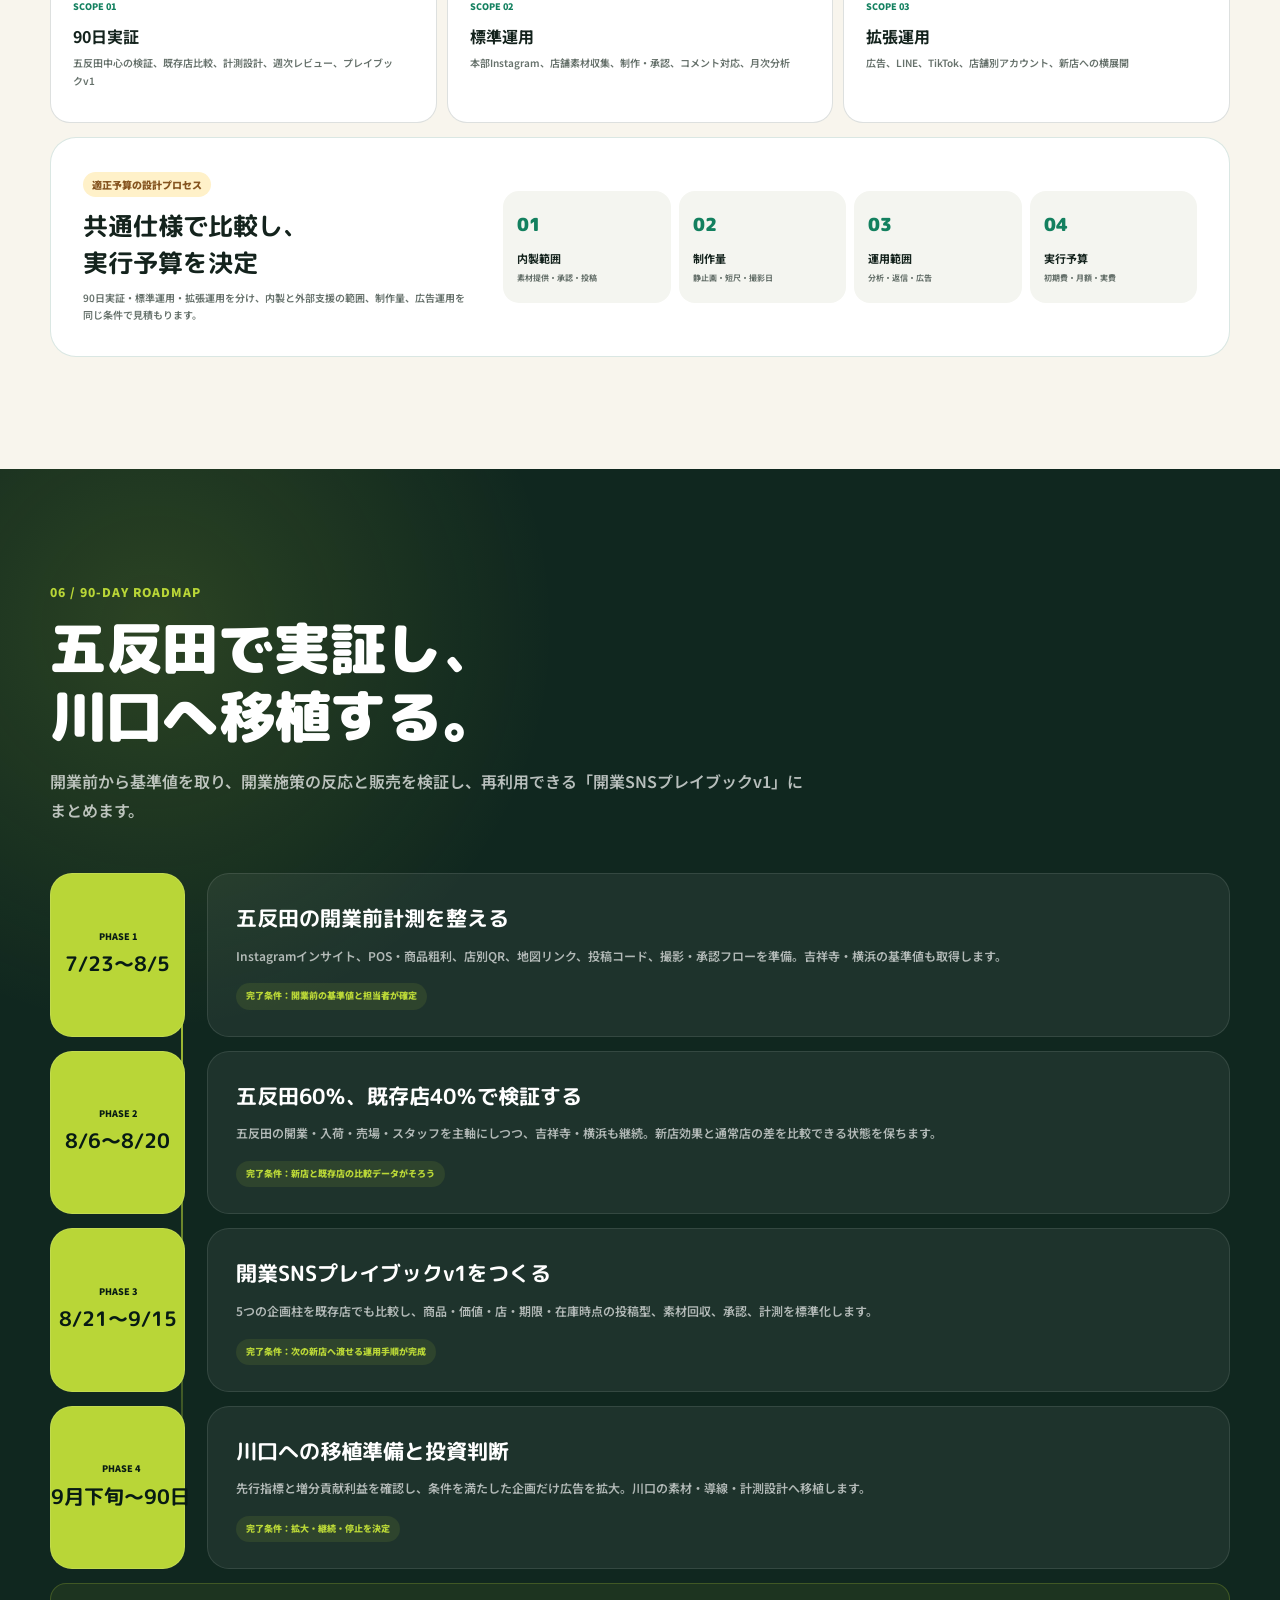
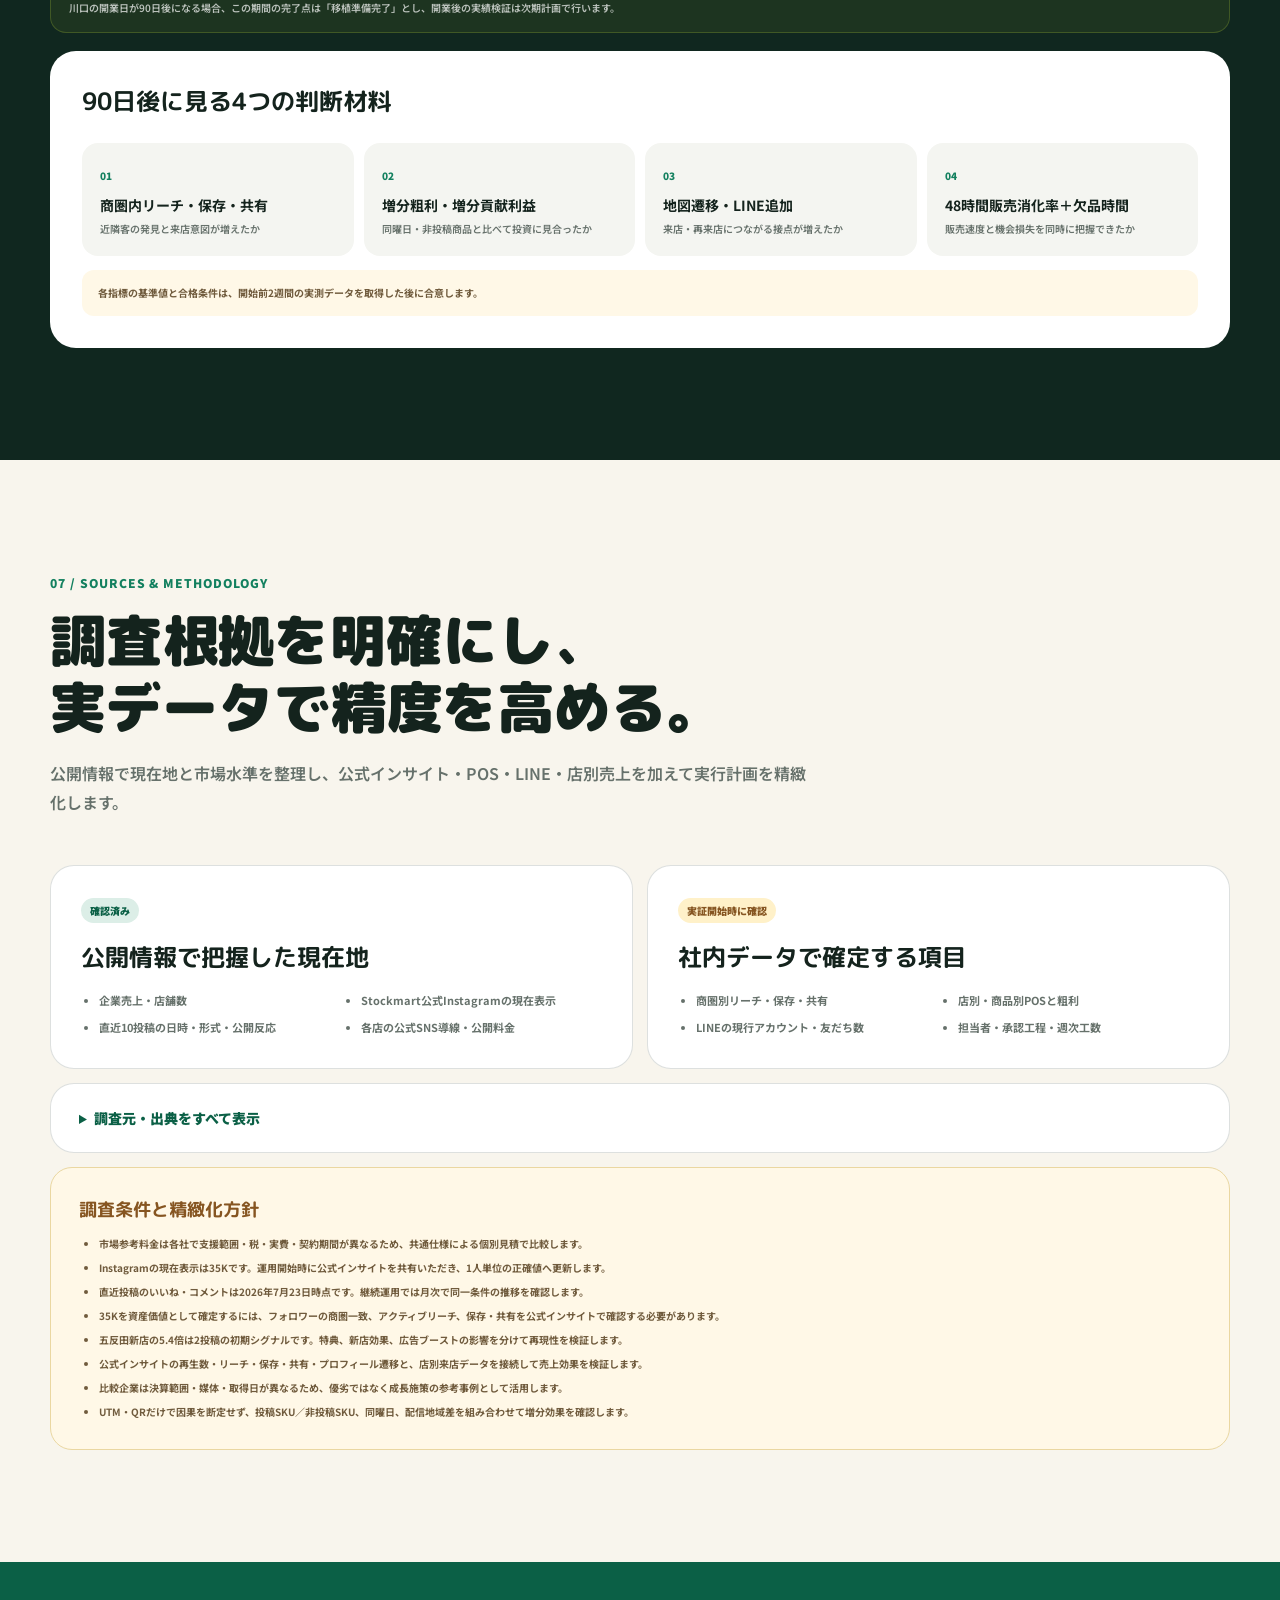
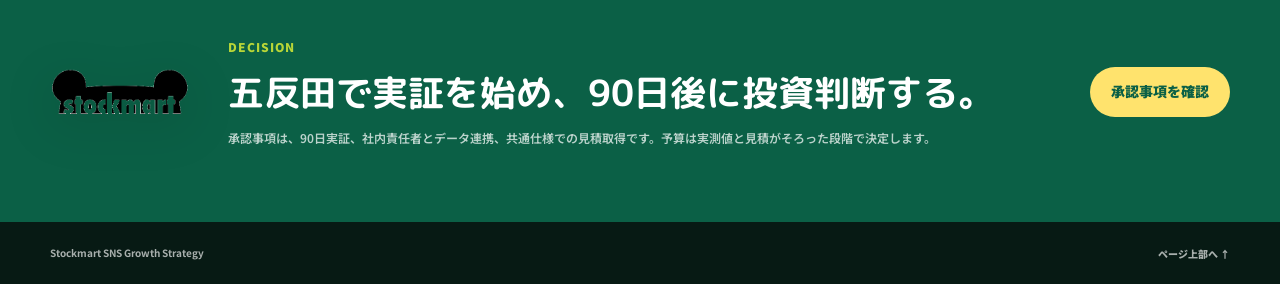
<file: sns-strategy.html>
<!doctype html>
<html lang="ja">
  <head>
    <meta charset="UTF-8" />
    <meta name="viewport" content="width=device-width, initial-scale=1.0" />
    <meta name="robots" content="noindex, nofollow" />
    <meta name="theme-color" content="#0b6046" />
    <title>ストックマート SNS成長戦略 | 100億円規模を見据えた経営提案</title>
    <meta
      name="description"
      content="売上100億円規模を見据え、類似BtoC小売6社のSNS施策、ストックマート公式Instagramの更新頻度・投稿内容・反応実数、推奨コンセプト、費用設計、90日実行計画を図表でまとめた経営提案レポートです。"
    />
    <link rel="icon" href="./assets/stockmart-bear-logo-transparent.png" />
    <link rel="preconnect" href="https://fonts.googleapis.com" />
    <link rel="preconnect" href="https://fonts.gstatic.com" crossorigin />
    <link
      href="https://fonts.googleapis.com/css2?family=M+PLUS+Rounded+1c:wght@700;800;900&family=Noto+Sans+JP:wght@400;500;700;800;900&display=swap"
      rel="stylesheet"
    />
    <link rel="stylesheet" href="./sns-strategy.css?v=20260723-6" />
  </head>
  <body>
    <header class="report-header">
      <div class="header-inner">
        <a class="report-brand" href="./index.html" aria-label="ストックマート 仕入れ指数へ戻る">
          <img src="./assets/stockmart-bear-logo-transparent.png" alt="ストックマートのクマちゃんロゴ" />
          <span>
            <small>Stockmart strategy report</small>
            <strong>SNS成長戦略</strong>
          </span>
        </a>
        <nav class="global-tabs" aria-label="ストックマート資料メニュー">
          <a href="./index.html">仕入れ指数</a>
          <a href="./ocr.html">在庫管理</a>
          <a href="./system-proposal.html">クマちゃん</a>
          <a href="./airregi-integration.html">エアレジ連携</a>
          <a class="is-active" href="./sns-strategy.html" aria-current="page">SNS戦略</a>
        </nav>
      </div>
    </header>

    <main>
      <section class="hero" id="top" aria-labelledby="page-title">
        <div class="hero-grid wrap">
          <div class="hero-copy" data-reveal>
            <p class="eyebrow">BtoC小売6社 × Stockmart公開SNSを調査</p>
            <h1 id="page-title">
              <span class="phrase">SNSを告知板から、</span>
              <span class="phrase accent-line">来店エンジンへ。</span>
            </h1>
            <p class="hero-lead">
              売上100億円規模を見据え、商品・スタッフ・売場・LINEを一つにつなぐストックマート向け成長戦略です。
            </p>
            <div class="hero-actions">
              <a class="button primary" href="#recommendation">推奨戦略を見る</a>
              <a class="button secondary" href="#budget">費用設計を見る</a>
              <button class="button ghost" id="printButton" type="button">印刷・PDF保存</button>
            </div>
            <p class="update-note">調査基準日：2026年7月23日／公開情報による調査</p>
          </div>

          <div class="hero-visual" aria-label="SNSから来店と再来店へつなげる戦略図" data-reveal>
            <div class="orbit orbit-outer" aria-hidden="true"></div>
            <div class="orbit orbit-inner" aria-hidden="true"></div>
            <div class="hero-center">
              <img src="./assets/stockmart-bear-logo-transparent.png" alt="" />
              <strong>今日の発見</strong>
              <span>#本日のストックマート</span>
            </div>
            <div class="orbit-node node-social"><small>01</small><strong>SNS</strong><span>見つける</span></div>
            <div class="orbit-node node-store"><small>02</small><strong>店舗</strong><span>試す・買う</span></div>
            <div class="orbit-node node-line"><small>03</small><strong>LINE</strong><span>また来る</span></div>
            <div class="orbit-node node-data"><small>04</small><strong>POS</strong><span>効果を測る</span></div>
          </div>
        </div>

        <div class="headline-metrics wrap" aria-label="調査の主要数値">
          <article data-reveal>
            <span class="fact-tag">2026.7 公開値</span>
            <strong>35K</strong>
            <p>現在表示のフォロワー</p>
          </article>
          <article data-reveal>
            <span class="fact-tag">2026.7 公開値</span>
            <strong>1,674</strong>
            <p>現在表示の投稿数</p>
          </article>
          <article data-reveal>
            <span class="fact-tag">2026.7 公開値</span>
            <strong>1</strong>
            <p>全拠点共通の公式アカウント</p>
          </article>
          <article data-reveal>
            <span class="fact-tag">公式サイト掲載</span>
            <strong>5拠点</strong>
            <p>常設・催事・開業予定を含む</p>
          </article>
        </div>
      </section>

      <nav class="section-nav" aria-label="レポート内メニュー">
        <div class="wrap">
          <a href="#decision">承認事項</a>
          <a href="#current">現在地</a>
          <a href="#benchmarks">他社比較</a>
          <a href="#recommendation">推奨戦略</a>
          <a href="#channels">媒体設計</a>
          <a href="#budget">費用設計</a>
          <a href="#roadmap">90日計画</a>
          <a href="#sources">出典</a>
        </div>
      </nav>

      <section class="section decision-section" id="decision" aria-labelledby="decision-title">
        <div class="wrap">
          <div class="decision-hero" data-reveal>
            <div class="decision-copy">
              <p class="eyebrow">Executive decision</p>
              <span class="decision-kicker">本日ご承認いただきたいこと</span>
              <h2 id="decision-title"><span class="phrase">90日で五反田の勝ち筋をつくり、</span><span class="phrase">次の出店へ移植する。</span></h2>
              <p>100億円規模に向けたSNSの役割は、既存店の再来店を増やすことと、新店立ち上げを再現可能な仕組みにすることです。まず五反田を実証拠点にします。</p>
            </div>
            <div class="decision-result">
              <span>90日後の経営判断</span>
              <strong>拡大・継続・停止</strong>
              <p>合意した指標と実行工数をもとに判断</p>
            </div>
          </div>

          <div class="approval-grid">
            <article data-reveal>
              <span>01</span>
              <div><strong>90日実証の開始</strong><p>五反田の開業を中心に、吉祥寺・横浜を比較対象として検証します。</p></div>
            </article>
            <article data-reveal>
              <span>02</span>
              <div><strong>社内責任者とデータ連携</strong><p>Instagramインサイト、POS、LINEの閲覧・集計環境を整えます。</p></div>
            </article>
            <article data-reveal>
              <span>03</span>
              <div><strong>共通仕様での見積取得</strong><p>外部複数社の見積と社内工数を同条件で比較し、実行予算を決定します。</p></div>
            </article>
          </div>
          <p class="approval-note" data-reveal><b>今回の決定範囲：</b>実証の開始・責任者・データ連携・見積取得まで。正式な運用予算は、共通仕様の見積と90日実証の設計をそろえた次回会議で決定します。</p>
        </div>
      </section>

      <section class="section current-section" id="current" aria-labelledby="current-title">
        <div class="wrap">
          <div class="section-head" data-reveal>
            <p class="eyebrow">01 / Current position</p>
            <h2 id="current-title"><span class="phrase">3.5万人の到達基盤を、</span><span class="phrase">来店成果へつなぐ。</span></h2>
            <p>公式アカウントの認知基盤を活かし、地域ごとの関心を来店・購入・再来店まで計測できる成長基盤へ発展させます。フォロワーの資産性は公式インサイトで検証します。</p>
          </div>

          <div class="signal-grid">
            <article class="signal-card muted-card" data-reveal>
              <div class="signal-top">
                <span>直近29日の更新頻度</span>
                <strong>週2.4本</strong>
              </div>
              <div class="mini-bars" aria-label="直近10投稿の投稿間隔は1日から6日">
                <i style="--h: 100%"></i><i style="--h: 83%"></i><i style="--h: 67%"></i><i style="--h: 17%"></i><i style="--h: 33%"></i><i style="--h: 50%"></i><i style="--h: 33%"></i><i style="--h: 33%"></i><i style="--h: 50%"></i>
              </div>
              <p>6月24日〜7月22日に10本。投稿間隔は中央値3日、最長6日でした。</p>
            </article>

            <article class="signal-card strong-card" data-reveal>
              <div class="signal-top">
                <span>直近10投稿の中央値</span>
                <strong>38反応</strong>
              </div>
              <div class="mini-bars highlight-bars" aria-label="五反田新店告知が直近10投稿で最も高反応">
                <i style="--h: 56%"></i><i style="--h: 3%"></i><i style="--h: 21%"></i><i class="hit" style="--h: 100%"></i><i style="--h: 9%"></i><i style="--h: 18%"></i><i style="--h: 8%"></i><i style="--h: 19%"></i><i style="--h: 14%"></i><i style="--h: 25%"></i>
              </div>
              <p>いいね＋コメントの中央値。35K表示を分母にした「公開反応比率」は0.11%です。リーチ基準のエンゲージメント率ではありません。</p>
            </article>

            <aside class="insight-card" data-reveal>
              <span class="insight-label">検証すべき初期シグナル</span>
              <h3>五反田の新店情報は、その他8投稿の平均反応の5.4倍。</h3>
              <p>新店2投稿は平均163.5反応、その他8投稿は平均30.5反応。2件はいずれも同じ開業施策で、特典や新店効果を含むため、再現性は90日実証で確認します。</p>
              <a href="https://www.instagram.com/reel/DazHTZvSVNW/" target="_blank" rel="noreferrer">反応を牽引した投稿を見る ↗</a>
            </aside>
          </div>

          <div class="fact-strip" data-reveal>
            <div><small>現在営業</small><strong>吉祥寺・横浜</strong><span>2店舗</span></div>
            <div><small>開業予定</small><strong>五反田・川口</strong><span>2026年秋予定</span></div>
            <div><small>既存の価値</small><strong>見つける楽しさ</strong><span>公式ブランド表現</span></div>
            <a href="https://stockmart-sp.com/" target="_blank" rel="noreferrer">Stockmart公式 ↗</a>
          </div>

          <div class="account-audit" data-reveal>
            <article class="account-master">
              <div class="account-heading">
                <span class="fact-tag">2026年7月23日 現在表示</span>
                <a href="https://www.instagram.com/stockmart_tokyo/" target="_blank" rel="noreferrer">Instagramで確認 ↗</a>
              </div>
              <p class="account-label">全拠点共通の公式Instagram</p>
              <h3>@stockmart_tokyo</h3>
              <div class="account-stats" aria-label="公式Instagramの公開数値">
                <div><strong>35K</strong><span>フォロワー（Instagramの丸め表示）</span></div>
                <div><strong>42</strong><span>フォロー中</span></div>
                <div><strong>1,674</strong><span>投稿</span></div>
              </div>
              <p class="exact-snapshot"><b>直近の1人単位の公開値：</b>34,916フォロワー（BitStar、2026年4月19日更新）。Instagramの現在表示は35Kのため、運用開始時に公式インサイトの正確値へ更新します。</p>
            </article>

            <article class="store-account-audit">
              <div class="store-audit-title">
                <div><span class="eyebrow">Store account structure</span><h3>全拠点を一つのブランドで発信</h3></div>
                <strong>公式アカウントを集約運用</strong>
              </div>
              <div class="store-account-list" role="list">
                <div role="listitem"><span class="store-status open">常設</span><b>東急百貨店 吉祥寺店</b><small>共通 @stockmart_tokyo</small></div>
                <div role="listitem"><span class="store-status open">常設</span><b>ららぽーと横浜店</b><small>共通 @stockmart_tokyo</small></div>
                <div role="listitem"><span class="store-status soon">8/6予定</span><b>五反田 TOC店</b><small>共通 @stockmart_tokyo</small></div>
                <div role="listitem"><span class="store-status event">催事</span><b>京王百貨店 新宿店</b><small>共通 @stockmart_tokyo</small></div>
                <div role="listitem"><span class="store-status soon">秋予定</span><b>川口店</b><small>共通 @stockmart_tokyo</small></div>
              </div>
              <p class="store-audit-note">公式サイトでは5拠点すべてを共通アカウントへ案内しています。ブランドの発信力を集約しながら、店名・専用リンク・店別QRで拠点ごとの反応と来店成果を計測する設計が適しています。</p>
            </article>
          </div>

          <div class="posting-analysis" aria-labelledby="posting-analysis-title">
            <div class="posting-analysis-head" data-reveal>
              <div>
                <p class="eyebrow">Latest 10 posts / 2026.06.24–07.22</p>
                <h3 id="posting-analysis-title"><span class="phrase">継続更新を土台に、</span><span class="phrase">新店情報の強みを</span><span class="phrase">全店へ展開。</span></h3>
              </div>
              <span class="analysis-status">継続更新中</span>
            </div>

            <div class="posting-kpis" data-reveal>
              <article><strong>10本</strong><span>29日間の投稿</span><small>週2.4本</small></article>
              <article><strong>7本</strong><span>Reels</span><small>全体の70%</small></article>
              <article><strong>8本</strong><span>20時台に公開</span><small>運用時間が一定</small></article>
              <article><strong>3本</strong><span>コメントが発生</span><small>参加型企画に拡張余地</small></article>
            </div>

            <div class="analysis-visual-grid">
              <article class="content-mix-audit" data-reveal>
                <div class="audit-card-head"><span>投稿内容の構成</span><strong>商品理解 80%</strong></div>
                <div class="content-stack" aria-label="比較ランキング5件、お悩み解決3件、新店情報2件">
                  <span class="stack-compare" style="--share: 50%"><b>比較・ランキング</b><small>5</small></span>
                  <span class="stack-solution" style="--share: 30%"><b>お悩み解決</b><small>3</small></span>
                  <span class="stack-store" style="--share: 20%"><b>新店</b><small>2</small></span>
                </div>
                <ul class="mix-detail-list">
                  <li><i class="mix-dot compare-dot"></i><b>比較・ランキング</b><span>パン比較、TOP5、まとめ</span><strong>5本</strong></li>
                  <li><i class="mix-dot solution-dot"></i><b>お悩み解決</b><span>節約、持ち帰り、正直レビュー</span><strong>3本</strong></li>
                  <li><i class="mix-dot store-dot"></i><b>新店情報</b><span>五反田の開業・商品案内</span><strong>2本</strong></li>
                </ul>
              </article>

              <article class="reaction-audit" data-reveal>
                <div class="audit-card-head"><span>内容別の平均反応</span><strong>新店情報が牽引</strong></div>
                <div class="reaction-bars" aria-label="内容別の1投稿平均反応数">
                  <div><span>新店情報</span><i><b style="--reaction: 100%"></b></i><strong>163.5</strong></div>
                  <div><span>比較・ランキング</span><i><b style="--reaction: 20.4%"></b></i><strong>33.4</strong></div>
                  <div><span>お悩み解決</span><i><b style="--reaction: 15.7%"></b></i><strong>25.7</strong></div>
                </div>
                <p>Reels平均は66.0、カルーセル平均は36.3です。中央値は39対37と近く、形式より「地域の新しい動き」が効いた可能性があります。ただし、新店2投稿は同一キャンペーンのため初期仮説として扱います。</p>
              </article>
            </div>

            <div class="post-audit-table" data-reveal>
              <div class="post-audit-caption">
                <div><span class="eyebrow">Post-level audit</span><h4>直近10投稿の公開反応</h4></div>
                <p>反応＝いいね＋コメント／2026年7月23日取得</p>
              </div>
              <div class="post-audit-row table-head" aria-hidden="true"><span>日付</span><span>形式</span><span>内容</span><span>反応</span></div>
              <a class="post-audit-row top-post" href="https://www.instagram.com/reel/DbF_MqbzW6u/" target="_blank" rel="noreferrer"><time>7/22</time><span>Reel</span><b>五反田の商品ラインナップ・優待券</b><strong>118<small>118＋0</small></strong></a>
              <a class="post-audit-row" href="https://www.instagram.com/reel/Da-NU0VTZu8/" target="_blank" rel="noreferrer"><time>7/19</time><span>Reel</span><b>プルコギの節約アレンジ</b><strong>7<small>7＋0</small></strong></a>
              <a class="post-audit-row" href="https://www.instagram.com/p/Da5Dwvqgdf0/" target="_blank" rel="noreferrer"><time>7/17</time><span>Carousel</span><b>パン2種の徹底比較</b><strong>43<small>43＋0</small></strong></a>
              <a class="post-audit-row best-post" href="https://www.instagram.com/reel/DazHTZvSVNW/" target="_blank" rel="noreferrer"><time>7/15</time><span>Reel</span><b>五反田新店・開業特典</b><strong>209<small>200＋9</small></strong></a>
              <a class="post-audit-row" href="https://www.instagram.com/reel/DasL0ePhFQv/" target="_blank" rel="noreferrer"><time>7/12</time><span>Reel</span><b>小分け日用品TOP5</b><strong>19<small>19＋0</small></strong></a>
              <a class="post-audit-row" href="https://www.instagram.com/p/DanCOd4lPTO/" target="_blank" rel="noreferrer"><time>7/10</time><span>Carousel</span><b>人気ロール2種の比較</b><strong>37<small>33＋4</small></strong></a>
              <a class="post-audit-row" href="https://www.instagram.com/reel/DaP6fmSTJCX/" target="_blank" rel="noreferrer"><time>7/9</time><span>Reel</span><b>キッチンペーパー小分け</b><strong>17<small>17＋0</small></strong></a>
              <a class="post-audit-row" href="https://www.instagram.com/reel/DaaNonLTk5h/" target="_blank" rel="noreferrer"><time>7/5</time><span>Reel</span><b>スイーツTOP5</b><strong>39<small>39＋0</small></strong></a>
              <a class="post-audit-row" href="https://www.instagram.com/p/DaNVrx_lPbU/" target="_blank" rel="noreferrer"><time>6/30</time><span>Carousel</span><b>主婦の味方アイテムまとめ</b><strong>29<small>29＋0</small></strong></a>
              <a class="post-audit-row" href="https://www.instagram.com/reel/DZ948m5z-1P/" target="_blank" rel="noreferrer"><time>6/24</time><span>Reel</span><b>価格だけではない正直レビュー</b><strong>53<small>52＋1</small></strong></a>
            </div>

            <div class="content-review-grid">
              <article class="review-card strength-review" data-reveal>
                <span>活かす強み</span>
                <h4>商品紹介から、選び方・使い方へ進化</h4>
                <ul><li>「徹底比較」「TOP5」「3倍に使う」で保存理由が明確</li><li>小分け・駅近・会員不要という価値を繰り返し説明</li><li>新店は地域名・日付・特典が揃い、行動につながりやすい</li></ul>
              </article>
              <article class="review-card risk-review" data-reveal>
                <span>強化機会</span>
                <h4>参加型企画と店頭即時発信を強化</h4>
                <ul><li>コメントが発生した3投稿の問いかけを型化し、顧客参加を広げる</li><li>形式の違い以上に反応を左右する、地域性・期限・来店理由を強化する</li><li>投稿前に取扱状況を確認するフローを整え、店頭との一致度を高める</li></ul>
              </article>
              <article class="review-card next-review" data-reveal>
                <span>優先施策</span>
                <h4>「地域の今」を週1本、必ず入れる</h4>
                <ul><li>入荷・売切間近・新店・催事を店名と期限付きで投稿</li><li>商品比較にスタッフの顔・実食・売場映像を追加</li><li>保存・共有・地図タップ・LINE追加を公式インサイトで計測</li></ul>
              </article>
            </div>

            <p class="analysis-caveat" data-reveal><b>公開情報による分析範囲：</b>公式サイト埋め込みフィードの直近10件を対象に、投稿日・形式・本文・いいね・コメントを確認しました。フォロワーの商圏一致率、アクティブリーチ、保存・共有、広告ブーストの有無は公開情報では確認できないため、公式インサイトで資産性と再現性を判定します。</p>
          </div>
        </div>
      </section>

      <section class="section benchmark-section" id="benchmarks" aria-labelledby="benchmark-title">
        <div class="wrap">
          <div class="section-head light" data-reveal>
            <p class="eyebrow">02 / Benchmarks</p>
            <h2 id="benchmark-title"><span class="phrase">近い3社を主軸に、</span><span class="phrase">成長企業6社から学ぶ。</span></h2>
            <p>生鮮館やまひこ、久世福商店、北野エースを主比較とし、商品・スタッフ・売場・SNSを成長につなげる共通点を抽出しました。</p>
          </div>

          <div class="sales-chart" aria-label="比較企業の公開売上高" data-reveal>
            <div class="chart-scale" aria-hidden="true"><span>0</span><span>100</span><span>200</span><span>300</span><span>400</span><span>500億円</span></div>
            <div class="sales-row"><span class="company">生鮮館やまひこ</span><div class="bar-track"><i style="--bar: 16.1%"><b>88</b></i></div></div>
            <div class="sales-row"><span class="company">LOWYA</span><div class="bar-track"><i style="--bar: 33.3%"><b>181</b></i></div></div>
            <div class="sales-row"><span class="company">久世福商店（サンクゼール）</span><div class="bar-track"><i style="--bar: 37.8%"><b>206</b></i></div></div>
            <div class="sales-row"><span class="company">ヴィレッジヴァンガード</span><div class="bar-track"><i style="--bar: 42.8%"><b>234</b></i></div></div>
            <div class="sales-row"><span class="company">北野エース</span><div class="bar-track"><i style="--bar: 54.9%"><b>299</b></i></div></div>
            <div class="sales-row reference-row"><span class="company">有隣堂<span>参考</span></span><div class="bar-track"><i style="--bar: 100%"><b>545</b></i></div></div>
            <p class="chart-note">単位：億円。最新公開年度。業態・連結範囲が異なるため、規模感の比較に限定しています。</p>
          </div>

          <div class="benchmark-cards">
            <article data-reveal>
              <span class="company-no">01</span>
              <p class="company-scale">主比較 / 売上88億円</p>
              <h3>生鮮館やまひこ</h3>
              <strong>商品開発者が発信者</strong>
              <p>大きな具材、独自名、発売日告知。投稿技術より「撮りたくなる惣菜」を先に作る。</p>
              <span class="lesson">商品そのものをSNS化</span>
            </article>
            <article data-reveal>
              <span class="company-no">02</span>
              <p class="company-scale">主比較 / 売上206億円</p>
              <h3>久世福商店</h3>
              <strong>複数の購入出口を持つ</strong>
              <p>商品物語、レシピ、UGC、懸賞、eギフト、EC、店舗を一つの導線として運用。</p>
              <span class="lesson">SNSの先を複数用意</span>
            </article>
            <article data-reveal>
              <span class="company-no">03</span>
              <p class="company-scale">主比較 / 売上299億円</p>
              <h3>北野エース</h3>
              <strong>売場そのものをIP化</strong>
              <p>「カレーなる本棚」、社員カレー部、アンバサダー、大賞企画を連動。</p>
              <span class="lesson">撮りたくなる売場</span>
            </article>
            <article data-reveal>
              <span class="company-no">04</span>
              <p class="company-scale">拡張参考 / 売上234億円</p>
              <h3>ヴィレッジヴァンガード</h3>
              <strong>スタッフの偏愛を日刊化</strong>
              <p>Xは文章、Instagramは画、TikTokは遊び。地域店とスタッフをメディアにする。</p>
              <span class="lesson">人の熱量を資産化</span>
            </article>
            <article data-reveal>
              <span class="company-no">05</span>
              <p class="company-scale">拡張参考 / 売上181億円</p>
              <h3>LOWYA</h3>
              <strong>SNSの声を商品へ戻す</strong>
              <p>全コメントを確認し、ライブ商品会議、EC動画、バズ商品の店舗棚まで内製で接続。</p>
              <span class="lesson">SNSを商品開発データに</span>
            </article>
            <article data-reveal>
              <span class="company-no">06</span>
              <p class="company-scale">拡張参考 / YouTube 50万人</p>
              <h3>有隣堂</h3>
              <strong>社員の専門性を番組化</strong>
              <p>週次番組と月2回のライブを継続。商品を売り込まず「この店を選ぶ理由」を作る。</p>
              <span class="lesson">専門家の偏愛でファン化</span>
            </article>
          </div>
        </div>
      </section>

      <section class="section recommendation-section" id="recommendation" aria-labelledby="recommendation-title">
        <div class="wrap">
          <div class="concept-panel" data-reveal>
            <div class="concept-copy">
              <p class="eyebrow">03 / Recommended concept</p>
              <span class="concept-kicker">Stockmart SNS concept</span>
              <h2 id="recommendation-title">
                <span class="phrase">近くで、少しずつ、</span>
                <span class="phrase">毎日宝探し。</span>
              </h2>
              <p>少量で試せる、近くで買える、今日だけの商品に出会えるというストックマートならではの価値を伝えます。</p>
              <div class="hashtag">#本日のストックマート</div>
            </div>
            <div class="post-formula" aria-label="すべての投稿に入れる5情報">
              <p>すべての投稿に入れる</p>
              <div><span>何が</span><b>商品</b></div>
              <i>＋</i>
              <div><span>いくら・量</span><b>価値</b></div>
              <i>＋</i>
              <div><span>どの店</span><b>場所</b></div>
              <i>＋</i>
              <div><span>いつまで</span><b>期限</b></div>
              <i>＋</i>
              <div><span>何時確認</span><b>在庫時点</b></div>
            </div>
          </div>

          <div class="content-mix-grid">
            <div class="content-donut-card" data-reveal>
              <div class="donut" role="img" aria-label="投稿構成：本日の発見40%、試食と使い方20%、スタッフの偏愛15%、在庫と地域情報15%、顧客参加10%">
                <div><strong>5</strong><span>企画の柱</span></div>
              </div>
              <p>90日実証の初期配分</p>
            </div>
            <div class="content-legend" data-reveal>
              <article><i class="dot dot-1"></i><strong>40%</strong><div><h3>本日の発見</h3><p>新着・再入荷・限定・意外な使い方</p></div></article>
              <article><i class="dot dot-2"></i><strong>20%</strong><div><h3>試食・使い方</h3><p>断面、味、分け方、保存方法</p></div></article>
              <article><i class="dot dot-3"></i><strong>15%</strong><div><h3>スタッフの偏愛</h3><p>「私ならこう食べる」という人の熱量</p></div></article>
              <article><i class="dot dot-4"></i><strong>15%</strong><div><h3>在庫・地域情報</h3><p>店別在庫、新店、イベント、天気</p></div></article>
              <article><i class="dot dot-5"></i><strong>10%</strong><div><h3>顧客参加・UGC</h3><p>投票、リクエスト、買い方投稿</p></div></article>
            </div>
          </div>
          <p class="allocation-guidance" data-reveal><b>40／20／15／15／10は開始時の配分です。</b>保存・共有、商圏内リーチ、地図遷移、販売消化の結果を毎週確認し、成果の高い柱へ配分を移します。</p>

          <div class="role-split" data-reveal>
            <article>
              <img src="./assets/stockmart-bear-logo-transparent.png" alt="クマちゃん" />
              <div><span>Discovery captain</span><h3>クマちゃんは発見隊長</h3><p>今日の発見、投票、在庫速報を楽しく案内する。</p></div>
            </article>
            <div class="plus-mark">＋</div>
            <article class="staff-role">
              <div class="staff-icon" aria-hidden="true"><span></span></div>
              <div><span>Trust expert</span><h3>スタッフは信頼の専門家</h3><p>味、分け方、保存、売れ方を自分の言葉で説明する。</p></div>
            </article>
          </div>
        </div>
      </section>

      <section class="section channel-section" id="channels" aria-labelledby="channel-title">
        <div class="wrap">
          <div class="section-head" data-reveal>
            <p class="eyebrow">04 / Channel architecture</p>
            <h2 id="channel-title"><span class="phrase">まず共通Instagramを磨き、</span><span class="phrase">来店・再来店へつなぐ。</span></h2>
            <p>90日実証は本部Instagramを中心にします。LINEは現在の運用状況を確認して五反田から検証し、TikTokと店舗別Instagramは運用体制が整った段階で追加します。</p>
          </div>

          <div class="channel-map" data-reveal>
            <div class="channel-main">
              <span class="channel-label">Phase 1 / 中心</span>
              <strong>本部Instagram</strong>
              <p>発見・比較・来店意図</p>
              <small><span>既存アカウントへ集約</span><span>本数は実行工数で確定</span></small>
            </div>
            <div class="channel-line line-a" aria-hidden="true"></div>
            <div class="channel-line line-b" aria-hidden="true"></div>
            <div class="channel-line line-c" aria-hidden="true"></div>
            <article class="channel-node node-tiktok phase-two"><strong>TikTok</strong><span>新規発見</span><small>Phase 2</small></article>
            <article class="channel-node node-lineapp proposal-node"><strong>LINE</strong><span>再来店</span><small>新規提案 / 現状確認後</small></article>
            <article class="channel-node node-map"><strong>Googleマップ</strong><span>来店直前</span><small>店舗情報を整備</small></article>
            <article class="channel-node node-storeqr"><strong>店頭・POS</strong><span>購入計測</span><small>QR・投稿コード</small></article>
          </div>

          <div class="channel-policy-grid" data-reveal>
            <article>
              <span>LINEの開始判断</span>
              <h3>本部LINE＋店舗タグか、五反田先行か</h3>
              <p>既存アカウント、友だち数、配信権限、店舗識別の可否を確認してから決定します。</p>
            </article>
            <article>
              <span>店舗Instagramの分割条件</span>
              <h3>店舗数ではなく、運用必然性で判断</h3>
              <ul><li>品揃え・商圏・運営主体が明確に異なる</li><li>地域情報が本部フィードを圧迫する</li><li>週次責任者と承認体制を置ける</li></ul>
            </article>
          </div>

          <div class="operating-model" data-reveal>
            <div>
              <p class="eyebrow">Operating model</p>
              <h3>投稿本数より先に、責任と工数を決める</h3>
              <p>90日実証では、素材収集・在庫確認・制作・承認・投稿・週次分析を一つの流れにします。各工程の担当者と週次工数を開始前に確定します。</p>
            </div>
            <ol>
              <li><span>店舗</span><b>素材・在庫時点</b><small>商品、価格、数量、売場、確認時刻</small></li>
              <li><span>本部</span><b>企画・承認</b><small>ブランド、法務、在庫表現を確認</small></li>
              <li><span>運用</span><b>制作・投稿</b><small>同じ計測コードで配信</small></li>
              <li><span>週次</span><b>分析・配分変更</b><small>結果を次週の企画へ反映</small></li>
            </ol>
          </div>

          <div class="kpi-system" aria-labelledby="funnel-title" data-reveal>
            <div class="kpi-system-head">
              <p class="eyebrow">KPI system</p>
              <h3 id="funnel-title">経営・利益・週次行動の3層で測る</h3>
              <p>目標値は、InstagramインサイトとPOSの基準値を取得し、現状との差分が確認できる形で設定します。</p>
            </div>
            <div class="kpi-layers">
              <article class="north-star">
                <span>四半期 / North Star</span>
                <strong>SNS施策増分貢献利益</strong>
                <p>増分販売数量 × 商品1点当たり粗利 − 増分制作費 − 広告費</p>
              </article>
              <article>
                <span>中間成果</span>
                <strong>店別・商品別の増分粗利</strong>
                <p>投稿商品と非投稿商品、同曜日・同時間帯を比較</p>
              </article>
              <article>
                <span>週次の先行指標</span>
                <strong>商圏内リーチ・保存・共有</strong>
                <p>地図遷移、LINE追加、48時間販売消化率＋欠品時間</p>
              </article>
            </div>
            <p class="measurement-note"><b>測定原則：</b>UTMやQRは接点の把握に使いますが、それだけで因果を断定しません。投稿SKU／非投稿SKU、同曜日比較、配信地域差を組み合わせて増分を推定します。</p>
          </div>
        </div>
      </section>

      <section class="section budget-section" id="budget" aria-labelledby="budget-title">
        <div class="wrap">
          <div class="section-head" data-reveal>
            <p class="eyebrow">05 / Budget</p>
            <h2 id="budget-title"><span class="phrase">業務範囲を整え、</span><span class="phrase">成果につながる</span><span class="phrase">適正予算を設計。</span></h2>
            <p>公開料金から市場水準を確認し、店別撮影・制作・運用・広告の範囲を定めたうえで、ストックマートに最適な実行予算を設計します。</p>
          </div>

          <div class="public-price-grid">
            <article class="public-price-card" data-reveal>
              <span class="price-source">市場参考 01 / Instagram</span>
              <h3>NEW ORDER</h3>
              <div class="price-lines">
                <div><span>コンサル</span><strong>月25万円〜</strong></div>
                <div><span>月4本運用</span><strong>月30万円〜</strong></div>
                <div><span>月8本運用</span><strong>月50万円〜</strong></div>
              </div>
              <p>撮影・企画・制作・投稿・レポート等。初期費用15万円〜が別途必要。正式金額は内容確認後。</p>
              <a href="https://www.neworder.co.jp/2026/05/08/scope_of_instagramaccountmanagement/" target="_blank" rel="noreferrer">公開料金ページ ↗</a>
            </article>

            <article class="public-price-card accent-price-card" data-reveal>
              <span class="price-source">市場参考 02 / TikTok・Reels</span>
              <h3>Ethical Sky Japan</h3>
              <div class="single-price"><strong>月242,000円</strong><span>税込＋交通費</span></div>
              <p>短尺動画を月8本制作し、TikTok月8本＋Instagram月8本へ共通素材を投稿。初期費用11万円、契約期間1年。</p>
              <a href="https://ethicalskyjapan.com/" target="_blank" rel="noreferrer">公開料金ページ ↗</a>
            </article>

            <article class="public-price-card quote-card" data-reveal>
              <span class="price-source">Stockmart / Custom plan</span>
              <h3>事業計画に合わせて最適化</h3>
              <strong class="quote-required">個別設計</strong>
              <ul><li>店別撮影の回数・移動費</li><li>投稿本数と動画の難易度</li><li>コメント・DM対応範囲</li><li>広告媒体費と運用手数料</li><li>社内担当者の実工数</li></ul>
            </article>
          </div>
          <p class="price-context" data-reveal><b>比較上の注意：</b>上記2社の公開料金は、単一媒体・規定本数を中心とした市場例です。Stockmartの複数店舗撮影、在庫確認、POS連携、複数媒体運用とは業務範囲が一致しないため、総額比較には使用しません。</p>

          <div class="scope-tiers" data-reveal>
            <article>
              <span>Scope 01</span><strong>90日実証</strong>
              <p>五反田中心の検証、既存店比較、計測設計、週次レビュー、プレイブックv1</p>
            </article>
            <article>
              <span>Scope 02</span><strong>標準運用</strong>
              <p>本部Instagram、店舗素材収集、制作・承認、コメント対応、月次分析</p>
            </article>
            <article>
              <span>Scope 03</span><strong>拡張運用</strong>
              <p>広告、LINE、TikTok、店舗別アカウント、新店への横展開</p>
            </article>
          </div>

          <div class="scope-builder" data-reveal>
            <div class="scope-builder-copy">
              <span class="estimate-tag">適正予算の設計プロセス</span>
              <h3>共通仕様で比較し、実行予算を決定</h3>
              <p>90日実証・標準運用・拡張運用を分け、内製と外部支援の範囲、制作量、広告運用を同じ条件で見積もります。</p>
            </div>
            <ol class="scope-steps">
              <li><span>01</span><b>内製範囲</b><small>素材提供・承認・投稿</small></li>
              <li><span>02</span><b>制作量</b><small>静止画・短尺・撮影日</small></li>
              <li><span>03</span><b>運用範囲</b><small>分析・返信・広告</small></li>
              <li><span>04</span><b>実行予算</b><small>初期費・月額・実費</small></li>
            </ol>
          </div>

        </div>
      </section>

      <section class="section roadmap-section" id="roadmap" aria-labelledby="roadmap-title">
        <div class="wrap">
          <div class="section-head light" data-reveal>
            <p class="eyebrow">06 / 90-day roadmap</p>
            <h2 id="roadmap-title"><span class="phrase">五反田で実証し、</span><span class="phrase">川口へ移植する。</span></h2>
            <p>開業前から基準値を取り、開業施策の反応と販売を検証し、再利用できる「開業SNSプレイブックv1」にまとめます。</p>
          </div>

          <ol class="roadmap">
            <li data-reveal>
              <div class="roadmap-period"><span>Phase 1</span><strong>7/23〜8/5</strong></div>
              <div class="roadmap-body"><h3>五反田の開業前計測を整える</h3><p>Instagramインサイト、POS・商品粗利、店別QR、地図リンク、投稿コード、撮影・承認フローを準備。吉祥寺・横浜の基準値も取得します。</p><span>完了条件：開業前の基準値と担当者が確定</span></div>
            </li>
            <li data-reveal>
              <div class="roadmap-period"><span>Phase 2</span><strong>8/6〜8/20</strong></div>
              <div class="roadmap-body"><h3>五反田60％、既存店40％で検証する</h3><p>五反田の開業・入荷・売場・スタッフを主軸にしつつ、吉祥寺・横浜も継続。新店効果と通常店の差を比較できる状態を保ちます。</p><span>完了条件：新店と既存店の比較データがそろう</span></div>
            </li>
            <li data-reveal>
              <div class="roadmap-period"><span>Phase 3</span><strong>8/21〜9/15</strong></div>
              <div class="roadmap-body"><h3>開業SNSプレイブックv1をつくる</h3><p>5つの企画柱を既存店でも比較し、商品・価値・店・期限・在庫時点の投稿型、素材回収、承認、計測を標準化します。</p><span>完了条件：次の新店へ渡せる運用手順が完成</span></div>
            </li>
            <li data-reveal>
              <div class="roadmap-period"><span>Phase 4</span><strong>9月下旬〜90日</strong></div>
              <div class="roadmap-body"><h3>川口への移植準備と投資判断</h3><p>先行指標と増分貢献利益を確認し、条件を満たした企画だけ広告を拡大。川口の素材・導線・計測設計へ移植します。</p><span>完了条件：拡大・継続・停止を決定</span></div>
            </li>
          </ol>
          <p class="roadmap-note" data-reveal>川口の開業日が90日後になる場合、この期間の完了点は「移植準備完了」とし、開業後の実績検証は次期計画で行います。</p>

          <div class="decision-gates" data-reveal>
            <h3>90日後に見る4つの判断材料</h3>
            <div>
              <article><span>01</span><strong>商圏内リーチ・保存・共有</strong><p>近隣客の発見と来店意図が増えたか</p></article>
              <article><span>02</span><strong>増分粗利・増分貢献利益</strong><p>同曜日・非投稿商品と比べて投資に見合ったか</p></article>
              <article><span>03</span><strong>地図遷移・LINE追加</strong><p>来店・再来店につながる接点が増えたか</p></article>
              <article><span>04</span><strong>48時間販売消化率＋欠品時間</strong><p>販売速度と機会損失を同時に把握できたか</p></article>
            </div>
            <p class="gate-rule">各指標の基準値と合格条件は、開始前2週間の実測データを取得した後に合意します。</p>
          </div>
        </div>
      </section>

      <section class="section evidence-section" id="sources" aria-labelledby="sources-title">
        <div class="wrap">
          <div class="section-head" data-reveal>
            <p class="eyebrow">07 / Sources & methodology</p>
            <h2 id="sources-title"><span class="phrase">調査根拠を明確にし、</span><span class="phrase">実データで精度を高める。</span></h2>
            <p>公開情報で現在地と市場水準を整理し、公式インサイト・POS・LINE・店別売上を加えて実行計画を精緻化します。</p>
          </div>

          <div class="evidence-grid">
            <article data-reveal>
              <span class="fact-tag">確認済み</span>
              <h3>公開情報で把握した現在地</h3>
              <ul><li>企業売上・店舗数</li><li>Stockmart公式Instagramの現在表示</li><li>直近10投稿の日時・形式・公開反応</li><li>各店の公式SNS導線・公開料金</li></ul>
            </article>
            <article data-reveal>
              <span class="estimate-tag">実証開始時に確認</span>
              <h3>社内データで確定する項目</h3>
              <ul><li>商圏別リーチ・保存・共有</li><li>店別・商品別POSと粗利</li><li>LINEの現行アカウント・友だち数</li><li>担当者・承認工程・週次工数</li></ul>
            </article>
          </div>

          <details class="sources-list" data-reveal>
            <summary>調査元・出典をすべて表示</summary>
            <ol>
              <li><a href="https://stockmart-sp.com/" target="_blank" rel="noreferrer">Stockmart公式サイト</a><span>ブランド表現、店舗・開業予定</span></li>
              <li><a href="https://www.instagram.com/stockmart_tokyo/" target="_blank" rel="noreferrer">Stockmart公式Instagram</a><span>2026年7月23日の丸め表示、フォロー数、投稿数</span></li>
              <li><a href="https://db.bitstar.tokyo/instagram/127278?content=posts" target="_blank" rel="noreferrer">BitStar Stockmart公開SNSデータ</a><span>2026年4月19日の正確なフォロワー値、直近投稿反応</span></li>
              <li><a href="https://job.mynavi.jp/27/pc/search/corp87951/outline.html?func=corpinfo" target="_blank" rel="noreferrer">生鮮館やまひこ 会社情報</a><span>2025年3月売上</span></li>
              <li><a href="https://hicbc.com/magazine/article/?id=delalover-column-24013001" target="_blank" rel="noreferrer">CBC 生鮮館やまひこ取材</a><span>惣菜・SNS施策</span></li>
              <li><a href="https://kabuyoho-sls-disclose.ifis.co.jp/525/140120260512524132.pdf" target="_blank" rel="noreferrer">サンクゼール 2026年3月期決算短信</a><span>売上、店舗、EC</span></li>
              <li><a href="https://www.ace-group.co.jp/mobile/about-us/profile.html" target="_blank" rel="noreferrer">株式会社エース 会社概要</a><span>北野エース売上・店舗数</span></li>
              <li><a href="https://www.village-v.co.jp/company/docs/e32395ae70576786a5c41dc03a697501def6d7a1.pdf" target="_blank" rel="noreferrer">ヴィレッジヴァンガード 2026年5月期資料</a><span>売上・媒体別SNS事例</span></li>
              <li><a href="https://www2.jpx.co.jp/disc/35420/140120260514535359.pdf" target="_blank" rel="noreferrer">ベガコーポレーション 2026年3月期IR</a><span>LOWYA売上・店舗・SNS規模</span></li>
              <li><a href="https://www.vega-c.com/recruit/project/p01/" target="_blank" rel="noreferrer">LOWYA SNSプロジェクト</a><span>内製運用・商品開発連携</span></li>
              <li><a href="https://www.yurindo.co.jp/information/33339/" target="_blank" rel="noreferrer">有隣堂 YouTube50万人公式発表</a><span>番組頻度・視聴規模</span></li>
              <li><a href="https://www.neworder.co.jp/2026/05/08/scope_of_instagramaccountmanagement/" target="_blank" rel="noreferrer">NEW ORDER Instagram運用料金</a><span>外部運用費の公開例</span></li>
              <li><a href="https://ethicalskyjapan.com/" target="_blank" rel="noreferrer">エシカル・スカイ TikTok運用料金</a><span>短尺動画運用費の公開例</span></li>
            </ol>
          </details>

          <div class="caveats" data-reveal>
            <h3>調査条件と精緻化方針</h3>
            <ul>
              <li>市場参考料金は各社で支援範囲・税・実費・契約期間が異なるため、共通仕様による個別見積で比較します。</li>
              <li>Instagramの現在表示は35Kです。運用開始時に公式インサイトを共有いただき、1人単位の正確値へ更新します。</li>
              <li>直近投稿のいいね・コメントは2026年7月23日時点です。継続運用では月次で同一条件の推移を確認します。</li>
              <li>35Kを資産価値として確定するには、フォロワーの商圏一致、アクティブリーチ、保存・共有を公式インサイトで確認する必要があります。</li>
              <li>五反田新店の5.4倍は2投稿の初期シグナルです。特典、新店効果、広告ブーストの影響を分けて再現性を検証します。</li>
              <li>公式インサイトの再生数・リーチ・保存・共有・プロフィール遷移と、店別来店データを接続して売上効果を検証します。</li>
              <li>比較企業は決算範囲・媒体・取得日が異なるため、優劣ではなく成長施策の参考事例として活用します。</li>
              <li>UTM・QRだけで因果を断定せず、投稿SKU／非投稿SKU、同曜日、配信地域差を組み合わせて増分効果を確認します。</li>
            </ul>
          </div>
        </div>
      </section>

      <section class="final-cta" aria-labelledby="final-title">
        <div class="wrap" data-reveal>
          <img src="./assets/stockmart-bear-logo-transparent.png" alt="ストックマートのクマちゃん" />
          <div>
            <p class="eyebrow">Decision</p>
            <h2 id="final-title"><span class="phrase">五反田で実証を始め、</span><span class="phrase">90日後に投資判断する。</span></h2>
            <p>承認事項は、90日実証、社内責任者とデータ連携、共通仕様での見積取得です。予算は実測値と見積がそろった段階で決定します。</p>
          </div>
          <a class="button primary" href="#decision">承認事項を確認</a>
        </div>
      </section>
    </main>

    <footer class="report-footer">
      <div class="wrap">
        <p>Stockmart SNS Growth Strategy</p>
        <a href="#top">ページ上部へ ↑</a>
      </div>
    </footer>

    <script src="./sns-strategy.js?v=20260723-2"></script>
  </body>
</html>
</file>
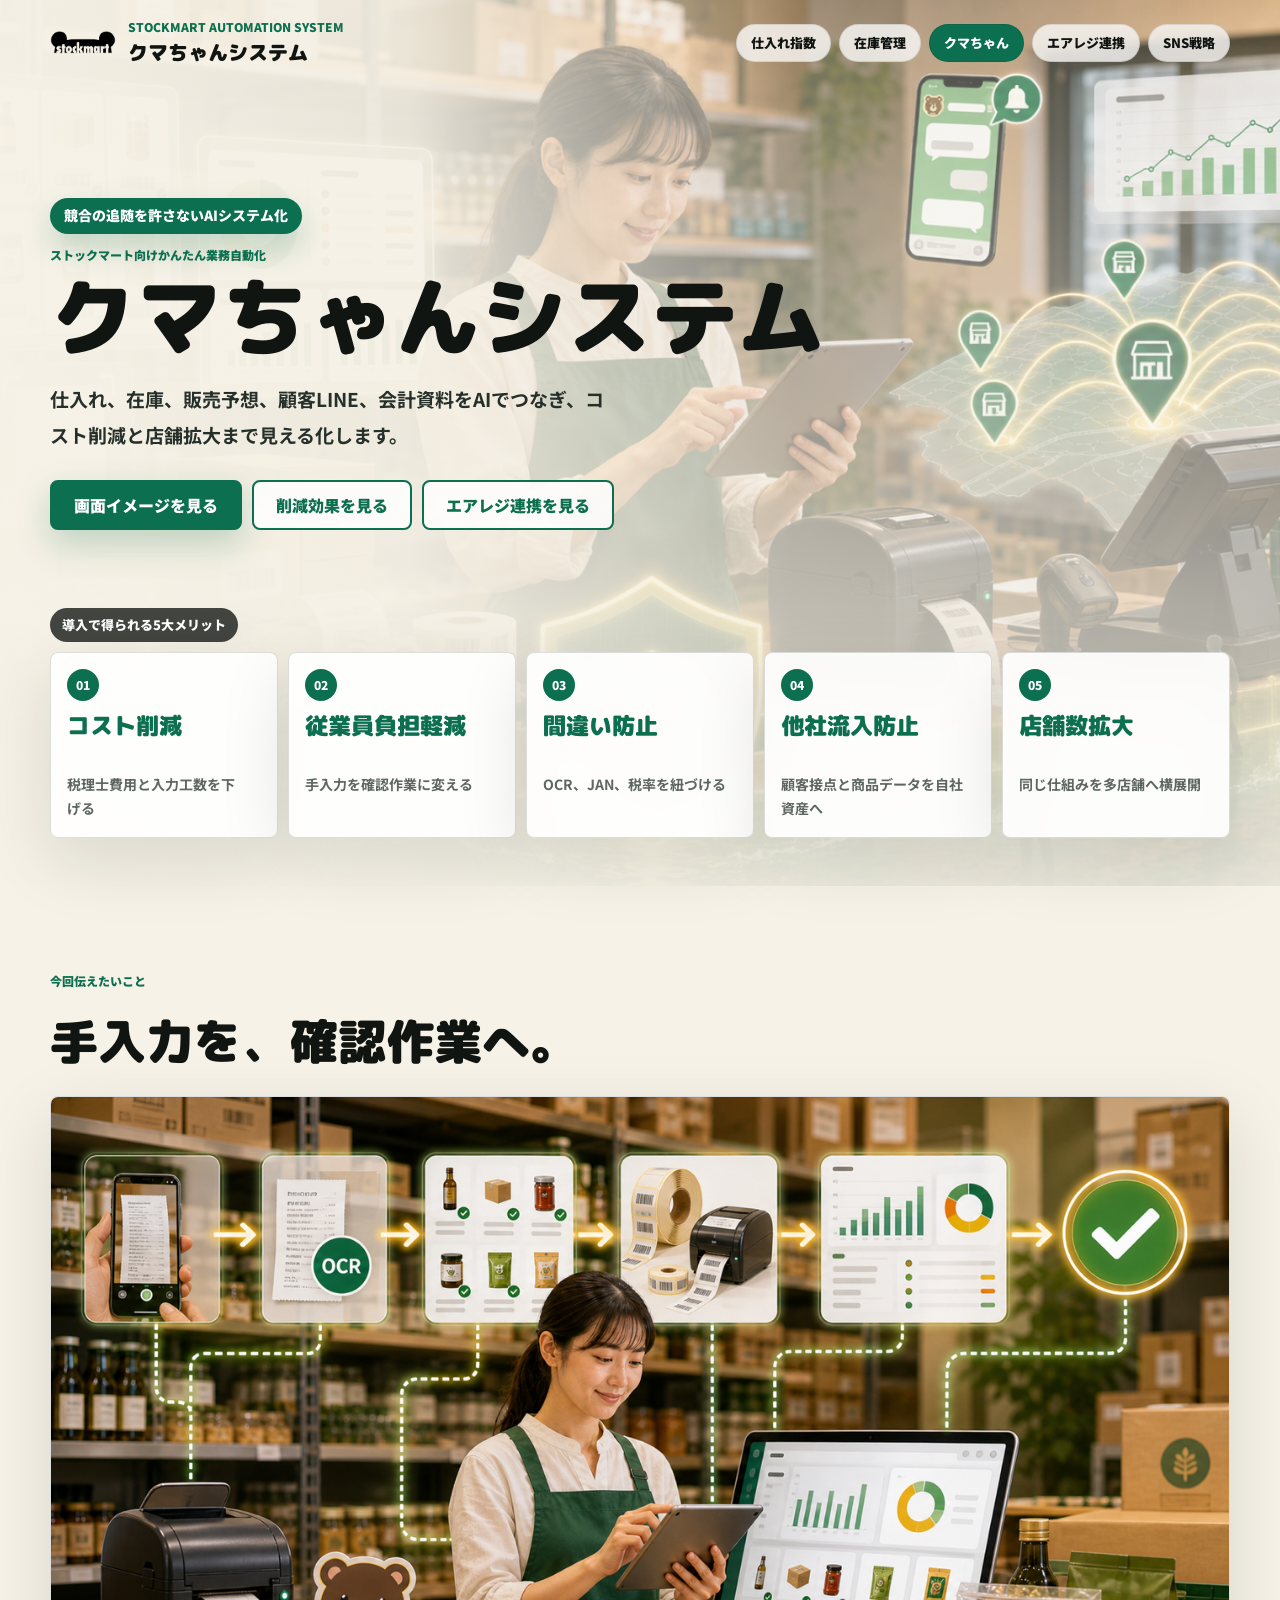
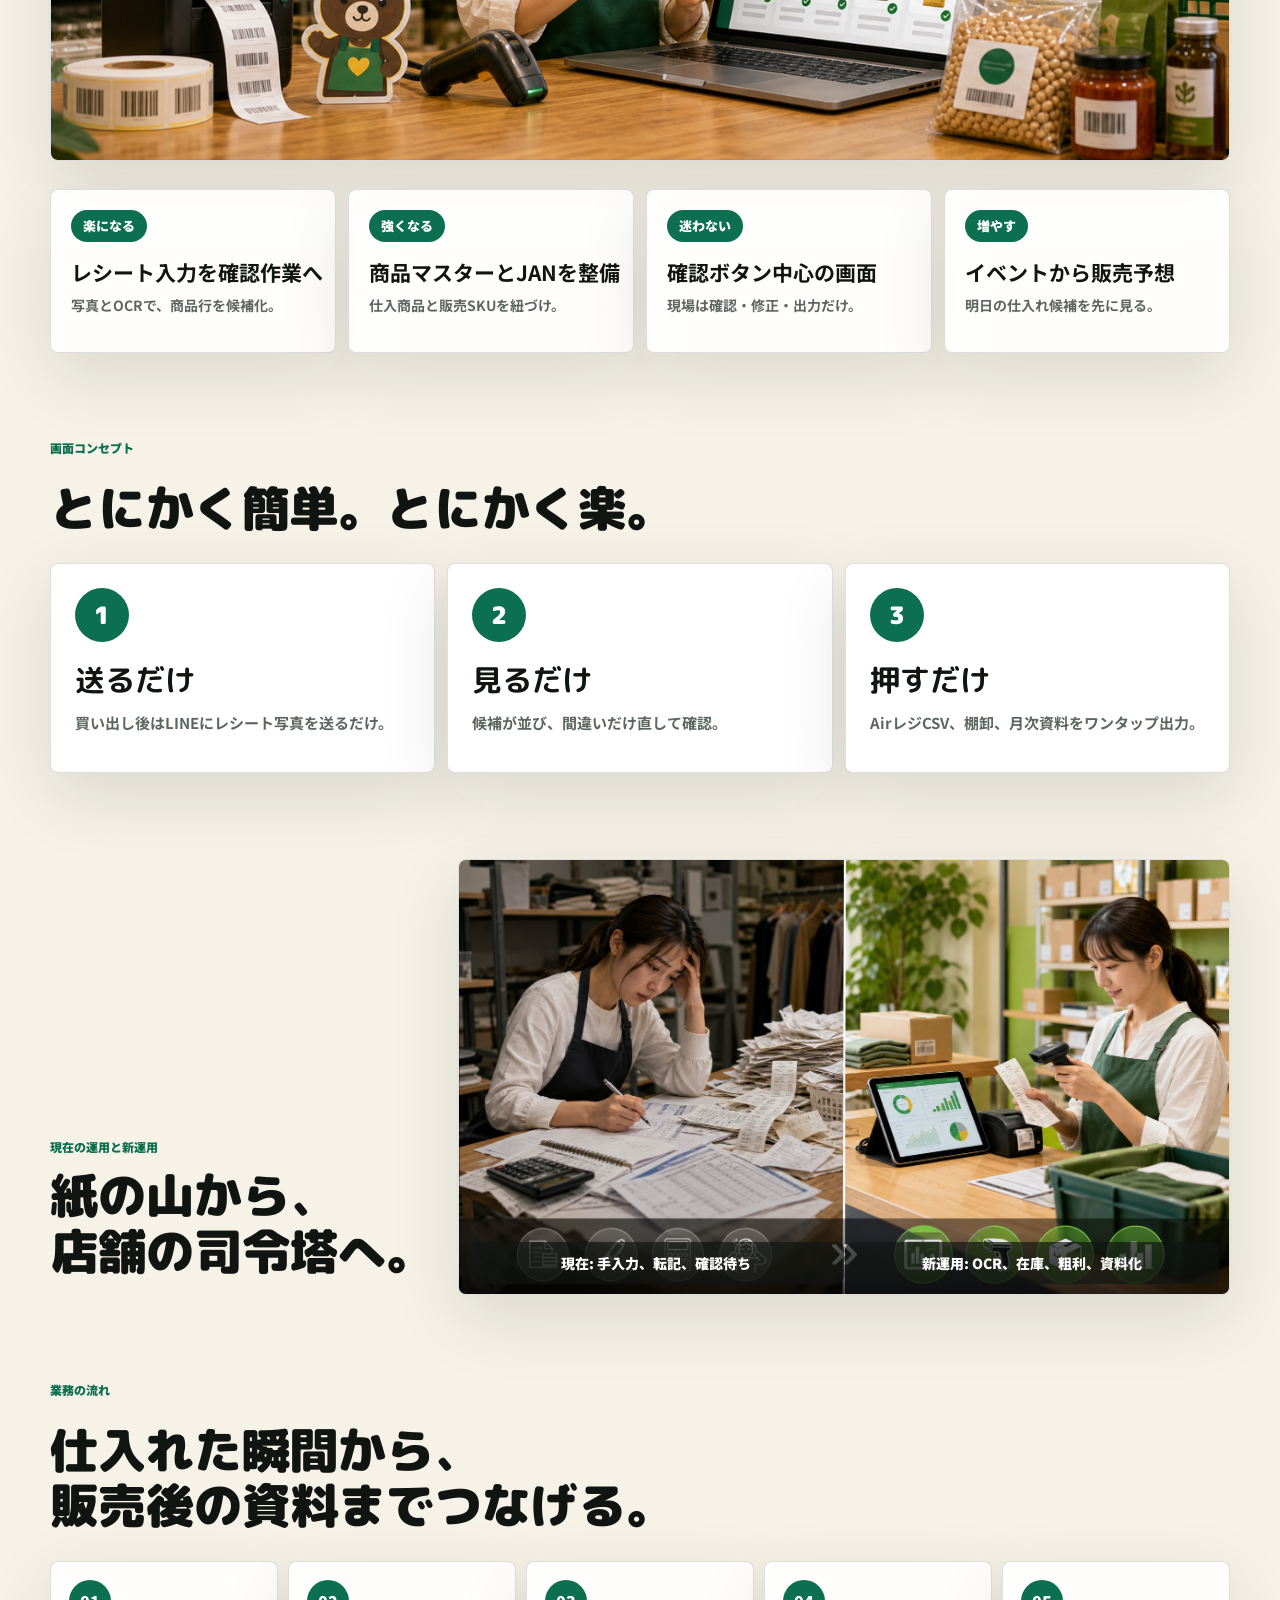
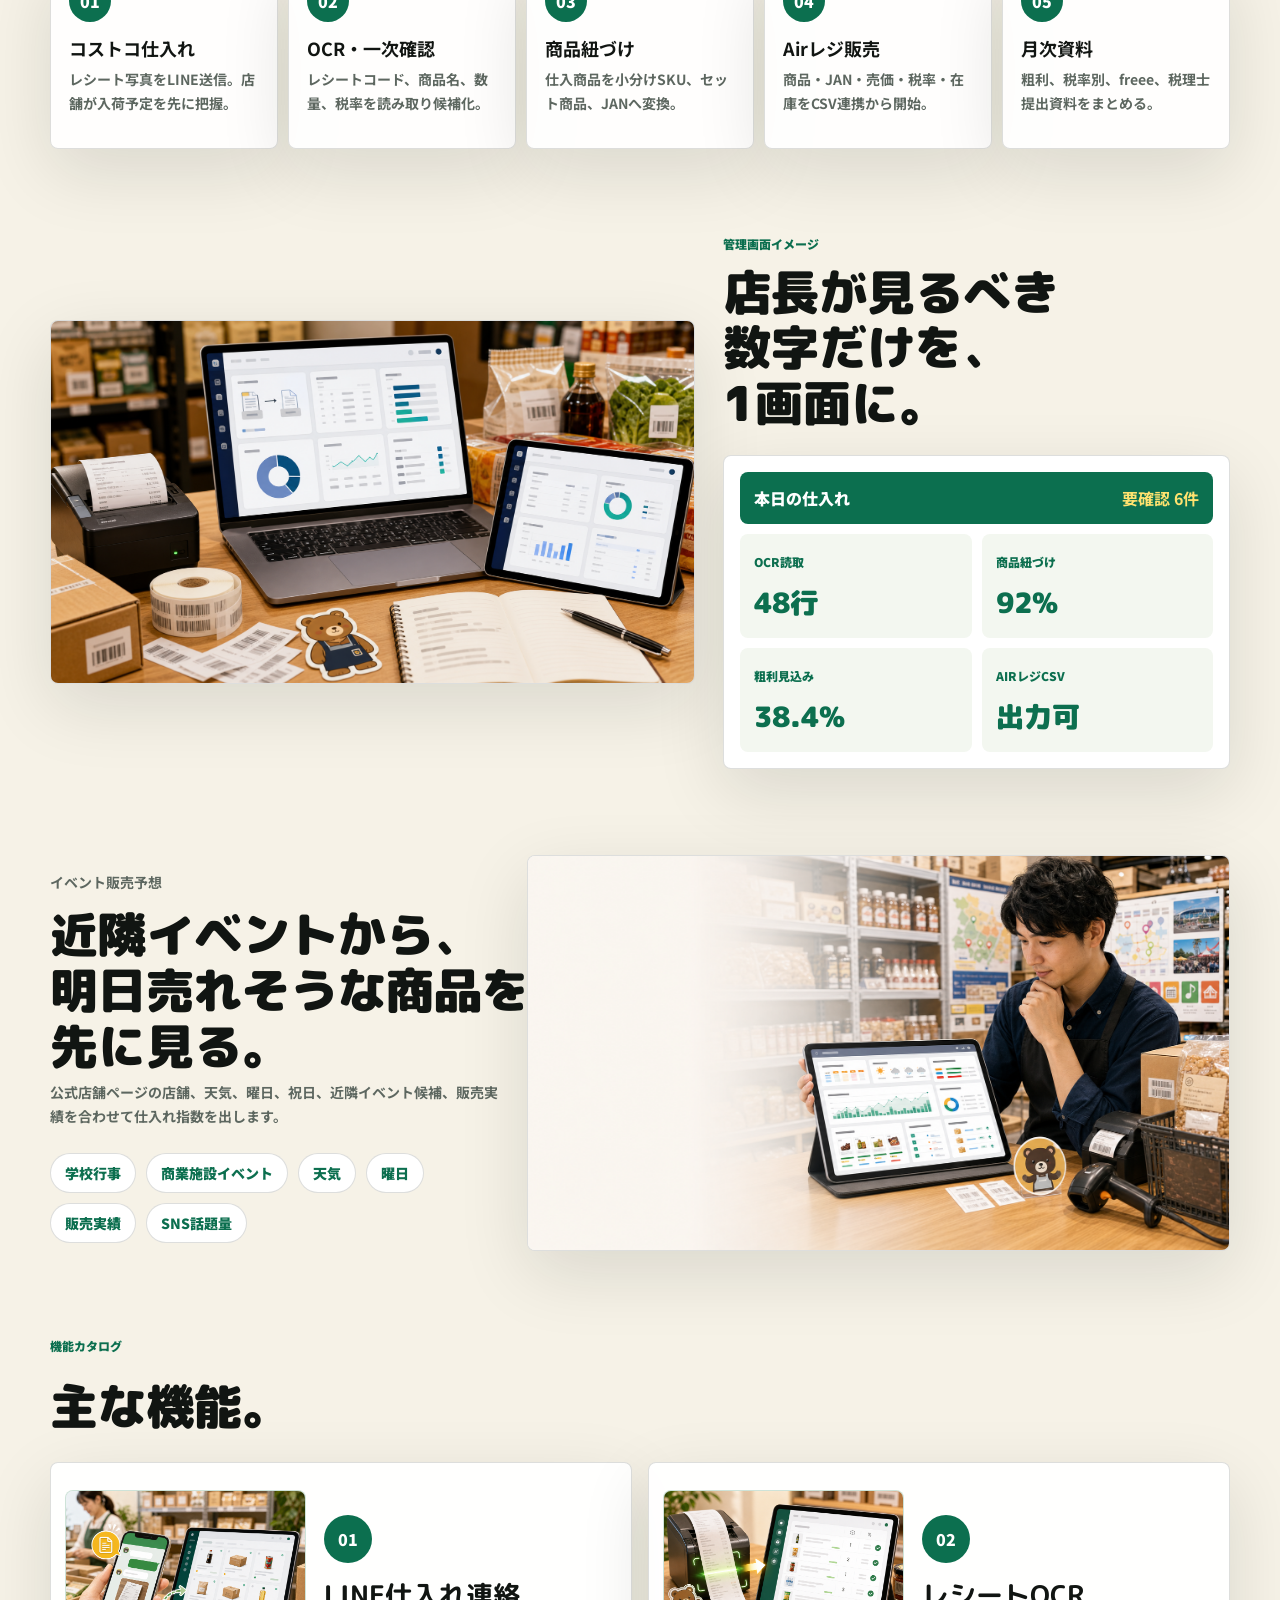
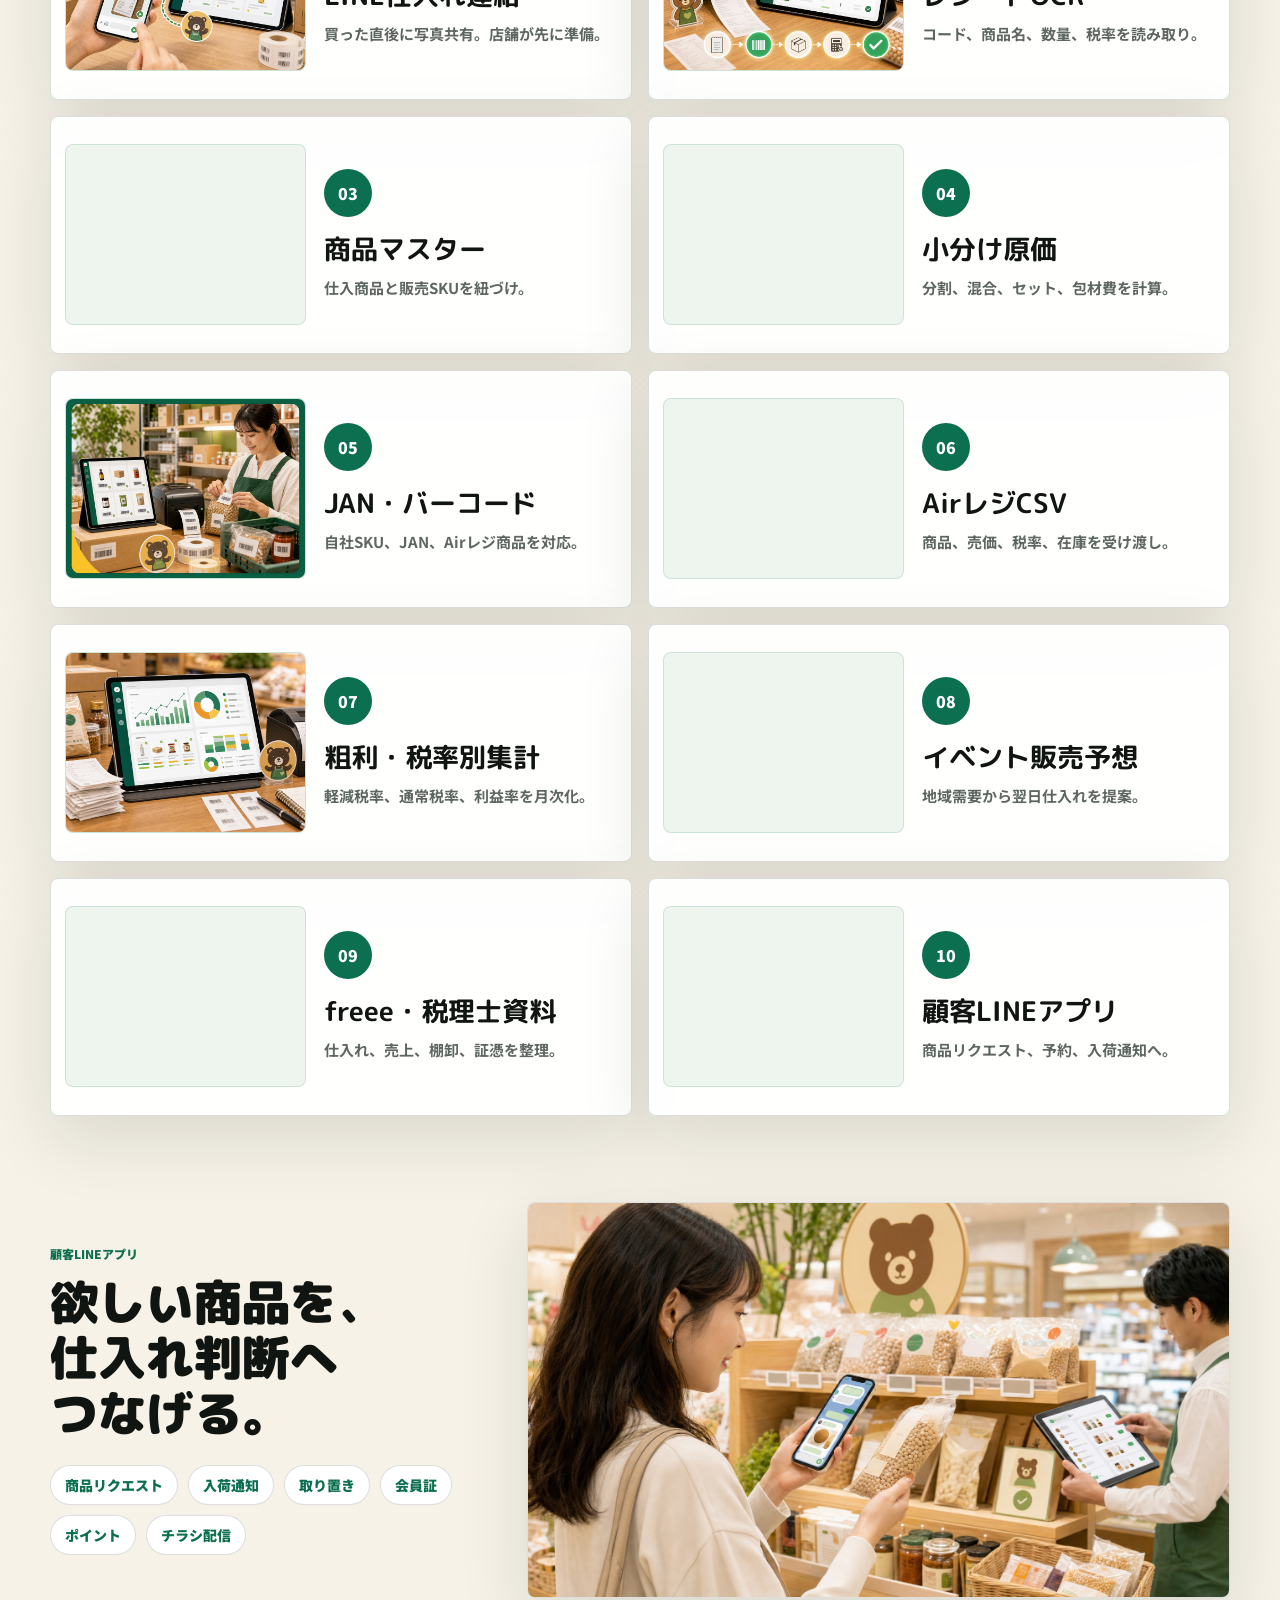
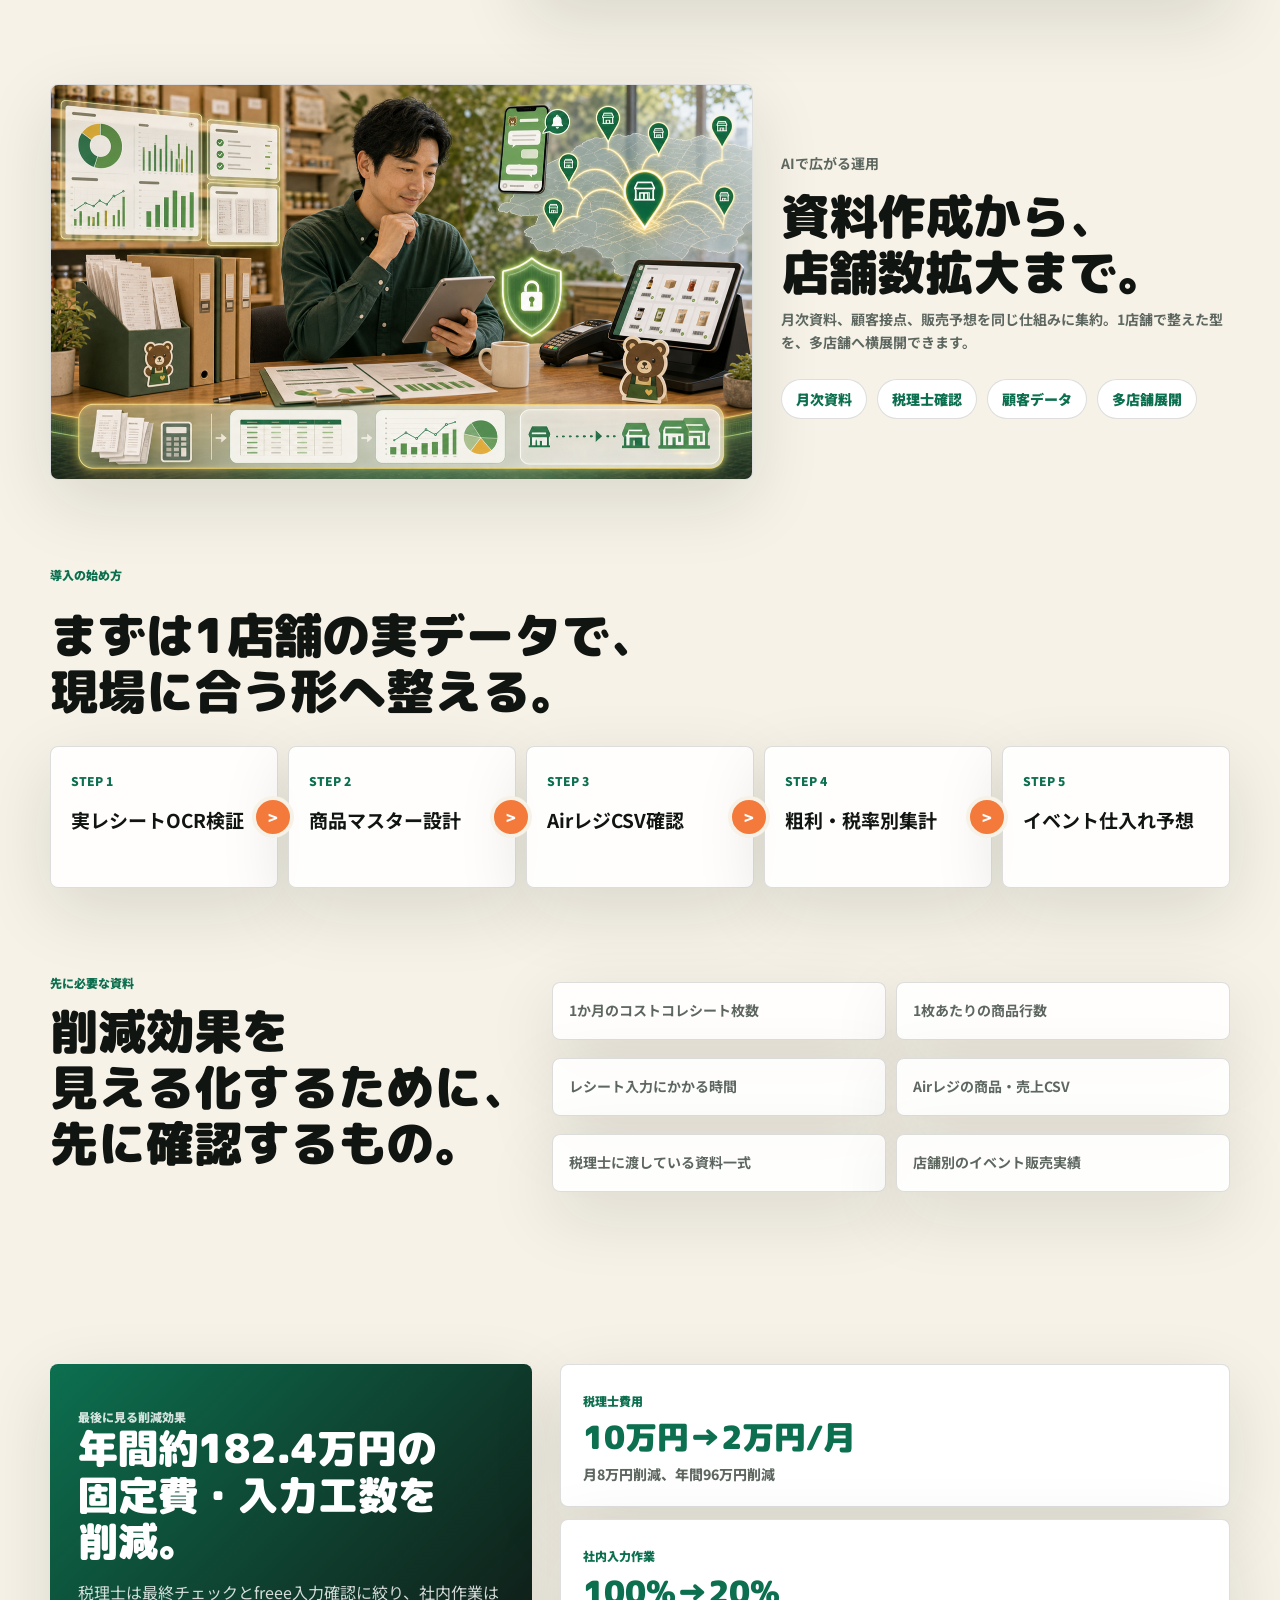
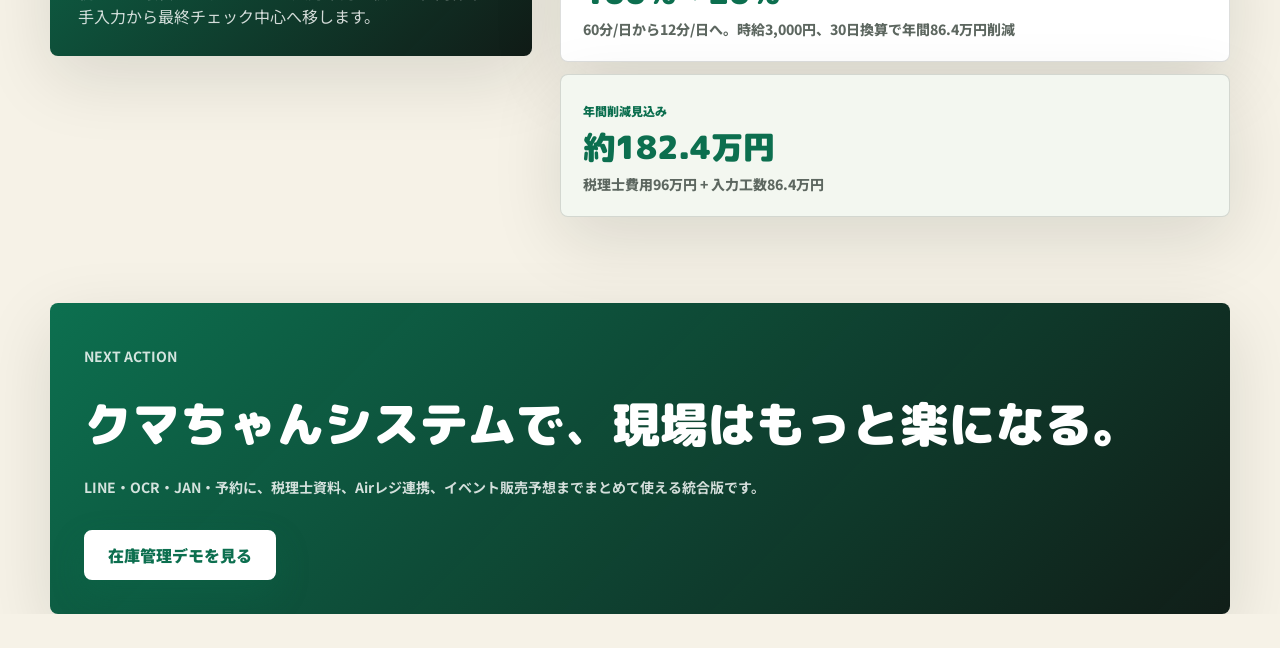
<file: system-proposal.html>
<!doctype html>
<html lang="ja">
  <head>
    <meta charset="UTF-8" />
    <meta name="viewport" content="width=device-width, initial-scale=1.0" />
    <title>クマちゃんシステム | 競合の追随を許さないAI業務自動化</title>
    <meta
      name="description"
      content="ストックマート向けのクマちゃんシステム。AIシステム化で、コスト削減、従業員負担軽減、間違い防止、競合流入の防止、店舗数拡大まで、かんたん操作で1つにつなげます。"
    />
    <link rel="icon" href="./assets/stockmart-bear-logo-transparent.png" />
    <link rel="preconnect" href="https://fonts.googleapis.com" />
    <link rel="preconnect" href="https://fonts.gstatic.com" crossorigin />
    <link href="https://fonts.googleapis.com/css2?family=M+PLUS+Rounded+1c:wght@700;800;900&family=Noto+Sans+JP:wght@500;700;900&display=swap" rel="stylesheet" />
    <link rel="stylesheet" href="./system-proposal-v2.css?v=20260703-visualcopy3" />
  </head>
  <body>
    <main class="sys-page">
      <header class="sys-topbar">
        <a class="sys-brand" href="./index.html" aria-label="ストックマート デモトップへ">
          <img src="./assets/stockmart-bear-logo-transparent.png" alt="ストックマートのクマちゃんロゴ" />
          <span>
            <small>Stockmart automation system</small>
            <strong>クマちゃんシステム</strong>
          </span>
        </a>
        <nav class="sys-tabs" aria-label="画面切替">
          <a href="./index.html">仕入れ指数</a>
          <a href="./ocr.html">在庫管理</a>
          <a class="is-active" href="./system-proposal.html" aria-current="page">クマちゃん</a>
          <a href="./airregi-integration.html">エアレジ連携</a>
          <a href="./sns-strategy.html">SNS戦略</a>
        </nav>
      </header>

      <section class="sys-hero" aria-labelledby="sys-title">
        <figure class="hero-image">
          <img src="./assets/kuma-system-ai-advantage.png" alt="レシートOCR、商品マスター、POS、顧客LINE、販売予測、多店舗展開をAIでつなぐクマちゃんシステムの利用イメージ" />
        </figure>
        <div class="hero-copy">
          <p class="hero-ai-message">競合の追随を許さないAIシステム化</p>
          <p class="eyebrow">ストックマート向けかんたん業務自動化</p>
          <h1 id="sys-title">クマちゃんシステム</h1>
          <p class="hero-lead">仕入れ、在庫、販売予想、顧客LINE、会計資料をAIでつなぎ、コスト削減と店舗拡大まで見える化します。</p>
          <div class="hero-actions">
            <a class="button primary" href="#features">画面イメージを見る</a>
            <a class="button secondary" href="#savings">削減効果を見る</a>
            <a class="button secondary" href="./airregi-integration.html">エアレジ連携を見る</a>
          </div>
        </div>
        <div class="hero-benefits" aria-label="導入で得られる5大メリット">
          <p class="benefit-kicker">導入で得られる5大メリット</p>
          <div class="hero-metrics">
            <article>
              <small>01</small>
              <strong>コスト削減</strong>
              <span>税理士費用と入力工数を下げる</span>
            </article>
            <article>
              <small>02</small>
              <strong>従業員負担軽減</strong>
              <span>手入力を確認作業に変える</span>
            </article>
            <article>
              <small>03</small>
              <strong>間違い防止</strong>
              <span>OCR、JAN、税率を紐づける</span>
            </article>
            <article>
              <small>04</small>
              <strong>他社流入防止</strong>
              <span>顧客接点と商品データを自社資産へ</span>
            </article>
            <article>
              <small>05</small>
              <strong>店舗数拡大</strong>
              <span>同じ仕組みを多店舗へ横展開</span>
            </article>
          </div>
        </div>
      </section>

      <section class="section impact-section" aria-labelledby="impact-title">
        <div class="section-head">
          <p class="eyebrow">今回伝えたいこと</p>
          <h2 id="impact-title"><span class="phrase">手入力を、</span><span class="phrase">確認作業へ。</span></h2>
        </div>
        <figure class="impact-image">
          <img src="./assets/kuma-system-ocr-check-flow.png" alt="レシート写真からOCR、商品マスター、JANラベル、粗利確認まで自動で流れるクマちゃんシステムのイメージ" loading="lazy" decoding="async" />
        </figure>
        <div class="impact-grid">
          <article>
            <span>楽になる</span>
            <h3>レシート入力を確認作業へ</h3>
            <p>写真とOCRで、商品行を候補化。</p>
          </article>
          <article>
            <span>強くなる</span>
            <h3>商品マスターとJANを整備</h3>
            <p>仕入商品と販売SKUを紐づけ。</p>
          </article>
          <article>
            <span>迷わない</span>
            <h3>確認ボタン中心の画面</h3>
            <p>現場は確認・修正・出力だけ。</p>
          </article>
          <article>
            <span>増やす</span>
            <h3>イベントから販売予想</h3>
            <p>明日の仕入れ候補を先に見る。</p>
          </article>
        </div>
      </section>

      <section class="section simple-section" aria-labelledby="simple-title">
        <div class="section-head">
          <p class="eyebrow">画面コンセプト</p>
          <h2 id="simple-title"><span class="phrase">とにかく簡単。</span><span class="phrase">とにかく楽。</span></h2>
        </div>
        <div class="simple-grid">
          <article>
            <span>1</span>
            <h3>送るだけ</h3>
            <p>買い出し後はLINEにレシート写真を送るだけ。</p>
          </article>
          <article>
            <span>2</span>
            <h3>見るだけ</h3>
            <p>候補が並び、間違いだけ直して確認。</p>
          </article>
          <article>
            <span>3</span>
            <h3>押すだけ</h3>
            <p>AirレジCSV、棚卸、月次資料をワンタップ出力。</p>
          </article>
        </div>
      </section>

      <section class="section compare-section" aria-labelledby="compare-title">
        <div class="compare-copy">
          <p class="eyebrow">現在の運用と新運用</p>
          <h2 id="compare-title"><span class="phrase">紙の山から、</span><span class="phrase">店舗の司令塔へ。</span></h2>
        </div>
        <figure class="compare-image">
          <img src="./assets/kuma-system-before-after.png" alt="紙のレシートと手入力が中心の現在運用から、OCRと在庫ダッシュボードを使う新運用へ変わる比較イメージ" />
          <figcaption>
            <span>現在: 手入力、転記、確認待ち</span>
            <span>新運用: OCR、在庫、粗利、資料化</span>
          </figcaption>
        </figure>
      </section>

      <section class="section flow-section" aria-labelledby="flow-title">
        <div class="section-head">
          <p class="eyebrow">業務の流れ</p>
          <h2 id="flow-title"><span class="phrase">仕入れた瞬間から、</span><span class="phrase">販売後の資料まで</span><span class="phrase">つなげる。</span></h2>
        </div>
        <div class="flow-lane" aria-label="クマちゃんシステムの流れ">
          <article>
            <span>01</span>
            <strong>コストコ仕入れ</strong>
            <p>レシート写真をLINE送信。店舗が入荷予定を先に把握。</p>
          </article>
          <article>
            <span>02</span>
            <strong>OCR・一次確認</strong>
            <p>レシートコード、商品名、数量、税率を読み取り候補化。</p>
          </article>
          <article>
            <span>03</span>
            <strong>商品紐づけ</strong>
            <p>仕入商品を小分けSKU、セット商品、JANへ変換。</p>
          </article>
          <article>
            <span>04</span>
            <strong>Airレジ販売</strong>
            <p>商品・JAN・売価・税率・在庫をCSV連携から開始。</p>
          </article>
          <article>
            <span>05</span>
            <strong>月次資料</strong>
            <p>粗利、税率別、freee、税理士提出資料をまとめる。</p>
          </article>
        </div>
      </section>

      <section class="section dashboard-section" aria-labelledby="dashboard-title">
        <figure class="dashboard-image">
          <img src="./assets/kuma-system-dashboard.png" alt="仕入れOCR、商品紐づけ、在庫、粗利、税率別集計を一画面で確認する管理ダッシュボードのイメージ" />
        </figure>
        <div class="dashboard-copy">
          <p class="eyebrow">管理画面イメージ</p>
          <h2 id="dashboard-title"><span class="phrase">店長が見るべき</span><span class="phrase">数字だけを、</span><span class="phrase">1画面に。</span></h2>
          <div class="screen-mock" aria-label="管理画面の数値例">
            <div class="mock-top"><span>本日の仕入れ</span><strong>要確認 6件</strong></div>
            <div class="mock-grid">
              <article><small>OCR読取</small><strong>48行</strong></article>
              <article><small>商品紐づけ</small><strong>92%</strong></article>
              <article><small>粗利見込み</small><strong>38.4%</strong></article>
              <article><small>AirレジCSV</small><strong>出力可</strong></article>
            </div>
          </div>
        </div>
      </section>

      <section class="section demand-section" aria-labelledby="demand-title">
        <div class="demand-copy">
          <p class="eyebrow">イベント販売予想</p>
          <h2 id="demand-title"><span class="phrase">近隣イベントから、</span><span class="phrase">明日売れそうな商品を</span><span class="phrase">先に見る。</span></h2>
          <p>公式店舗ページの店舗、天気、曜日、祝日、近隣イベント候補、販売実績を合わせて仕入れ指数を出します。</p>
          <div class="demand-tags">
            <span>学校行事</span>
            <span>商業施設イベント</span>
            <span>天気</span>
            <span>曜日</span>
            <span>販売実績</span>
            <span>SNS話題量</span>
          </div>
        </div>
        <figure class="demand-image">
          <img src="./assets/kuma-system-demand-forecast.png" alt="近隣イベント、天気、販売実績から翌日の仕入れ数量を予想する管理画面イメージ" />
        </figure>
      </section>

      <section id="features" class="section feature-section" aria-labelledby="feature-title">
        <div class="section-head">
          <p class="eyebrow">機能カタログ</p>
          <h2 id="feature-title"><span class="phrase">主な機能。</span></h2>
        </div>
        <div class="feature-grid">
          <article>
            <figure class="feature-thumb">
              <img src="./assets/feature-line-purchase.png" alt="LINEに仕入れ写真を送ると店舗側の準備画面に反映されるイメージ" loading="lazy" decoding="async" />
            </figure>
            <div class="feature-body">
              <span>01</span>
              <h3>LINE仕入れ連絡</h3>
              <p>買った直後に写真共有。店舗が先に準備。</p>
            </div>
          </article>
          <article>
            <figure class="feature-thumb">
              <img src="./assets/feature-receipt-ocr.png" alt="レシート画像から商品コードや数量を読み取って確認する画面イメージ" loading="lazy" decoding="async" />
            </figure>
            <div class="feature-body">
              <span>02</span>
              <h3>レシートOCR</h3>
              <p>コード、商品名、数量、税率を読み取り。</p>
            </div>
          </article>
          <article>
            <figure class="feature-thumb">
              <img src="./assets/feature-product-master.png" alt="仕入れ商品と販売SKUを線で紐づける商品マスター画面イメージ" loading="lazy" decoding="async" />
            </figure>
            <div class="feature-body">
              <span>03</span>
              <h3>商品マスター</h3>
              <p>仕入商品と販売SKUを紐づけ。</p>
            </div>
          </article>
          <article>
            <figure class="feature-thumb">
              <img src="./assets/feature-portion-cost.png" alt="大容量商品を小分けして原価と包材費を計算する画面イメージ" loading="lazy" decoding="async" />
            </figure>
            <div class="feature-body">
              <span>04</span>
              <h3>小分け原価</h3>
              <p>分割、混合、セット、包材費を計算。</p>
            </div>
          </article>
          <article>
            <figure class="feature-thumb">
              <img src="./assets/feature-jan-barcode.png" alt="商品ラベルとバーコードを印刷して商品登録する画面イメージ" loading="lazy" decoding="async" />
            </figure>
            <div class="feature-body">
              <span>05</span>
              <h3>JAN・バーコード</h3>
              <p>自社SKU、JAN、Airレジ商品を対応。</p>
            </div>
          </article>
          <article>
            <figure class="feature-thumb">
              <img src="./assets/feature-airregi-csv.png" alt="管理画面からAirレジへ商品データをCSV連携するイメージ" loading="lazy" decoding="async" />
            </figure>
            <div class="feature-body">
              <span>06</span>
              <h3>AirレジCSV</h3>
              <p>商品、売価、税率、在庫を受け渡し。</p>
            </div>
          </article>
          <article>
            <figure class="feature-thumb">
              <img src="./assets/feature-margin-tax.png" alt="粗利、利益率、税率別の月次集計を確認するダッシュボードイメージ" loading="lazy" decoding="async" />
            </figure>
            <div class="feature-body">
              <span>07</span>
              <h3>粗利・税率別集計</h3>
              <p>軽減税率、通常税率、利益率を月次化。</p>
            </div>
          </article>
          <article>
            <figure class="feature-thumb">
              <img src="./assets/feature-event-forecast.png" alt="天気と地域イベントを見ながら翌日の仕入れを判断する画面イメージ" loading="lazy" decoding="async" />
            </figure>
            <div class="feature-body">
              <span>08</span>
              <h3>イベント販売予想</h3>
              <p>地域需要から翌日仕入れを提案。</p>
            </div>
          </article>
          <article>
            <figure class="feature-thumb">
              <img src="./assets/feature-freee-tax.png" alt="証憑、仕入れ、売上、棚卸をまとめて税理士確認に渡す画面イメージ" loading="lazy" decoding="async" />
            </figure>
            <div class="feature-body">
              <span>09</span>
              <h3>freee・税理士資料</h3>
              <p>仕入れ、売上、棚卸、証憑を整理。</p>
            </div>
          </article>
          <article>
            <figure class="feature-thumb">
              <img src="./assets/feature-customer-line.png" alt="顧客がLINEアプリから商品リクエストや入荷通知を受け取るイメージ" loading="lazy" decoding="async" />
            </figure>
            <div class="feature-body">
              <span>10</span>
              <h3>顧客LINEアプリ</h3>
              <p>商品リクエスト、予約、入荷通知へ。</p>
            </div>
          </article>
        </div>
      </section>

      <section class="section customer-section" aria-labelledby="customer-title">
        <div class="customer-copy">
          <p class="eyebrow">顧客LINEアプリ</p>
          <h2 id="customer-title"><span class="phrase">欲しい商品を、</span><span class="phrase">仕入れ判断へ</span><span class="phrase">つなげる。</span></h2>
          <div class="customer-tags">
            <span>商品リクエスト</span>
            <span>入荷通知</span>
            <span>取り置き</span>
            <span>会員証</span>
            <span>ポイント</span>
            <span>チラシ配信</span>
          </div>
        </div>
        <figure class="customer-image">
          <img src="./assets/kuma-system-line-request.png" alt="顧客がLINEアプリで商品リクエストを行い、店舗側が仕入れ候補として確認するイメージ" />
        </figure>
      </section>

      <section class="section expansion-section" aria-labelledby="expansion-title">
        <figure class="expansion-image">
          <img src="./assets/kuma-system-report-expansion.png" alt="月次資料、税理士確認、顧客LINE、販売予想、多店舗展開を同じ仕組みで管理するイメージ" loading="lazy" decoding="async" />
        </figure>
        <div class="expansion-copy">
          <p class="eyebrow">AIで広がる運用</p>
          <h2 id="expansion-title"><span class="phrase">資料作成から、</span><span class="phrase">店舗数拡大まで。</span></h2>
          <p>月次資料、顧客接点、販売予想を同じ仕組みに集約。1店舗で整えた型を、多店舗へ横展開できます。</p>
          <div class="expansion-tags">
            <span>月次資料</span>
            <span>税理士確認</span>
            <span>顧客データ</span>
            <span>多店舗展開</span>
          </div>
        </div>
      </section>

      <section class="section start-section" aria-labelledby="start-title">
        <div class="section-head">
          <p class="eyebrow">導入の始め方</p>
          <h2 id="start-title"><span class="phrase">まずは1店舗の</span><span class="phrase">実データで、</span><span class="phrase">現場に合う形へ</span><span class="phrase">整える。</span></h2>
        </div>
        <ol class="start-list">
          <li><span>Step 1</span><strong>実レシートOCR検証</strong></li>
          <li><span>Step 2</span><strong>商品マスター設計</strong></li>
          <li><span>Step 3</span><strong>AirレジCSV確認</strong></li>
          <li><span>Step 4</span><strong>粗利・税率別集計</strong></li>
          <li><span>Step 5</span><strong>イベント仕入れ予想</strong></li>
        </ol>
      </section>

      <section class="section check-section" aria-labelledby="check-title">
        <div>
          <p class="eyebrow">先に必要な資料</p>
          <h2 id="check-title"><span class="phrase">削減効果を</span><span class="phrase">見える化するために、</span><span class="phrase">先に確認するもの。</span></h2>
        </div>
        <ul>
          <li>1か月のコストコレシート枚数</li>
          <li>1枚あたりの商品行数</li>
          <li>レシート入力にかかる時間</li>
          <li>Airレジの商品・売上CSV</li>
          <li>税理士に渡している資料一式</li>
          <li>店舗別のイベント販売実績</li>
        </ul>
      </section>

      <section id="savings" class="section savings-section" aria-labelledby="savings-title">
        <div class="savings-main">
          <p class="eyebrow">最後に見る削減効果</p>
          <h2 id="savings-title"><span class="phrase">年間約182.4万円の</span><span class="phrase">固定費・入力工数を</span><span class="phrase">削減。</span></h2>
          <p>税理士は最終チェックとfreee入力確認に絞り、社内作業は手入力から最終チェック中心へ移します。</p>
        </div>
        <div class="savings-grid">
          <article>
            <small>税理士費用</small>
            <strong>10万円→2万円/月</strong>
            <span>月8万円削減、年間96万円削減</span>
          </article>
          <article>
            <small>社内入力作業</small>
            <strong>100%→20%</strong>
            <span>60分/日から12分/日へ。時給3,000円、30日換算で年間86.4万円削減</span>
          </article>
          <article class="total">
            <small>年間削減見込み</small>
            <strong>約182.4万円</strong>
            <span>税理士費用96万円 + 入力工数86.4万円</span>
          </article>
        </div>
      </section>

      <section class="final-section" aria-labelledby="final-title">
        <p class="eyebrow">Next Action</p>
        <h2 id="final-title"><span class="phrase">クマちゃんシステムで、</span><span class="phrase">現場はもっと</span><span class="phrase">楽になる。</span></h2>
        <p>LINE・OCR・JAN・予約に、税理士資料、Airレジ連携、イベント販売予想までまとめて使える統合版です。</p>
        <a class="button final-button" href="./ocr.html">在庫管理デモを見る</a>
      </section>
    </main>
  </body>
</html>
</file>
<file: system-proposal-v2.css>
:root {
  color-scheme: light;
  --ink: #111512;
  --muted: #5d6760;
  --paper: #f6f2e7;
  --panel: #ffffff;
  --line: rgba(17, 21, 18, 0.14);
  --green: #0c6f4f;
  --green-dark: #084632;
  --lime: #b7d734;
  --yellow: #ffe26f;
  --orange: #f47a3c;
  --shadow: 0 22px 70px rgba(17, 21, 18, 0.12);
}

* {
  box-sizing: border-box;
}

html {
  scroll-behavior: smooth;
}

body {
  margin: 0;
  color: var(--ink);
  background:
    linear-gradient(180deg, rgba(255, 226, 111, 0.16), transparent 420px),
    var(--paper);
  font-family: "Noto Sans JP", system-ui, -apple-system, BlinkMacSystemFont, "Segoe UI", sans-serif;
  line-break: normal;
  word-break: normal;
}

a {
  color: inherit;
}

img {
  display: block;
  max-width: 100%;
}

.sys-page {
  overflow: clip;
}

.sys-page * {
  min-width: 0;
}

.sys-topbar {
  position: absolute;
  top: 0;
  left: 50%;
  z-index: 10;
  display: flex;
  align-items: center;
  justify-content: space-between;
  gap: 20px;
  width: min(1180px, calc(100vw - 32px));
  padding: 18px 0;
  transform: translateX(-50%);
}

.sys-brand {
  display: inline-flex;
  align-items: center;
  gap: 12px;
  text-decoration: none;
}

.sys-brand img {
  width: 66px;
}

.sys-brand span {
  display: grid;
  gap: 2px;
}

.sys-brand small,
.eyebrow,
.hero-metrics small,
.payback-cards small,
.mock-grid small,
.start-list span {
  color: var(--green);
  font-size: 12px;
  font-weight: 900;
  letter-spacing: 0;
  text-transform: uppercase;
}

.sys-brand strong {
  font-family: "M PLUS Rounded 1c", "Noto Sans JP", sans-serif;
  font-size: 20px;
  font-weight: 900;
}

.sys-tabs {
  display: flex;
  flex-wrap: wrap;
  gap: 8px;
}

.sys-tabs a {
  display: inline-flex;
  align-items: center;
  justify-content: center;
  min-height: 38px;
  padding: 0 14px;
  border: 1px solid rgba(17, 21, 18, 0.1);
  border-radius: 999px;
  background: rgba(255, 255, 255, 0.76);
  font-size: 13px;
  font-weight: 900;
  text-decoration: none;
  backdrop-filter: blur(14px);
}

.sys-tabs a.is-active {
  color: #fff;
  background: var(--green);
}

.sys-hero {
  position: relative;
  display: grid;
  min-height: 880px;
  padding: 128px calc((100vw - min(1180px, calc(100vw - 32px))) / 2) 48px;
  background: #f8f5ed;
}

.hero-image {
  position: absolute;
  inset: 0;
  margin: 0;
}

.hero-image::after {
  position: absolute;
  inset: 0;
  content: "";
  background:
    linear-gradient(90deg, rgba(246, 242, 231, 0.98) 0%, rgba(246, 242, 231, 0.9) 32%, rgba(246, 242, 231, 0.24) 62%, rgba(246, 242, 231, 0.02) 100%),
    linear-gradient(180deg, rgba(246, 242, 231, 0.15), rgba(246, 242, 231, 0.92));
}

.hero-image img {
  width: 100%;
  height: 100%;
  object-fit: cover;
  object-position: center;
}

.hero-copy {
  position: relative;
  z-index: 2;
  align-self: center;
  width: min(650px, calc(100vw - 32px));
  padding: 70px 0 78px;
}

.eyebrow {
  margin: 0 0 12px;
}

.hero-ai-message {
  display: inline-flex;
  align-items: center;
  min-height: 36px;
  padding: 0 14px;
  margin: 0 0 12px;
  border-radius: 999px;
  color: #fff;
  background: var(--green);
  font-size: 14px;
  font-weight: 900;
  line-height: 1.4;
  box-shadow: 0 14px 30px rgba(12, 111, 79, 0.22);
}

h1,
h2,
h3,
p {
  margin-top: 0;
}

.hero-copy h1,
.section h2,
.final-section h2 {
  margin: 0;
  font-family: "M PLUS Rounded 1c", "Noto Sans JP", sans-serif;
  font-weight: 900;
  letter-spacing: 0;
  text-wrap: balance;
  word-break: keep-all;
  overflow-wrap: normal;
}

.phrase {
  display: inline-block;
  white-space: nowrap;
}

.hero-copy h1 {
  max-width: 580px;
  font-size: 86px;
  line-height: 0.98;
  white-space: nowrap;
}

.hero-lead {
  max-width: 570px;
  margin: 22px 0 0;
  color: #26302a;
  font-size: 19px;
  font-weight: 700;
  line-height: 1.86;
  text-wrap: pretty;
}

.keep {
  white-space: nowrap;
}

.hero-actions {
  display: flex;
  flex-wrap: wrap;
  gap: 10px;
  margin-top: 28px;
}

.button {
  display: inline-flex;
  align-items: center;
  justify-content: center;
  white-space: nowrap;
  min-height: 50px;
  padding: 0 22px;
  border: 2px solid var(--green);
  border-radius: 8px;
  font-weight: 900;
  text-decoration: none;
  word-break: keep-all;
}

.button.primary,
.final-button {
  color: #fff;
  background: var(--green);
  box-shadow: 0 14px 34px rgba(12, 111, 79, 0.24);
}

.button.secondary {
  color: var(--green);
  background: rgba(255, 255, 255, 0.84);
}

.hero-benefits {
  position: relative;
  z-index: 2;
  align-self: end;
  width: min(1180px, calc(100vw - 32px));
}

.benefit-kicker {
  display: inline-flex;
  align-items: center;
  min-height: 34px;
  padding: 0 12px;
  margin: 0 0 10px;
  border-radius: 999px;
  color: #fff;
  background: rgba(17, 21, 18, 0.78);
  font-size: 13px;
  font-weight: 900;
  backdrop-filter: blur(12px);
}

.hero-metrics {
  display: grid;
  grid-template-columns: repeat(auto-fit, minmax(175px, 1fr));
  gap: 10px;
}

.hero-metrics article,
.impact-grid article,
.flow-lane article,
.payback-cards article,
.feature-grid article,
.start-list li,
.check-section li {
  border: 1px solid var(--line);
  border-radius: 8px;
  background: rgba(255, 255, 255, 0.91);
  box-shadow: var(--shadow);
}

.hero-metrics article {
  min-height: 150px;
  padding: 16px;
  backdrop-filter: blur(16px);
}

.hero-metrics small {
  display: inline-flex;
  align-items: center;
  justify-content: center;
  width: 32px;
  height: 32px;
  border-radius: 50%;
  color: #fff;
  background: var(--green);
}

.hero-metrics strong {
  display: block;
  min-height: 52px;
  margin-top: 12px;
  font-family: "M PLUS Rounded 1c", "Noto Sans JP", sans-serif;
  color: var(--green);
  font-size: 23px;
  font-weight: 900;
  line-height: 1.12;
  white-space: nowrap;
}

.hero-metrics span,
.impact-grid p,
.flow-lane p,
.payback-main p,
.feature-grid p,
.demand-copy p,
.expansion-copy p,
.final-section p,
.check-section li {
  display: block;
  margin-top: 8px;
  color: var(--muted);
  font-size: 14px;
  font-weight: 700;
  line-height: 1.7;
  text-wrap: pretty;
}

.section,
.final-section {
  width: min(1180px, calc(100vw - 32px));
  margin: 0 auto;
}

.section {
  padding: 86px 0 0;
}

.section-head {
  display: grid;
  gap: 12px;
  max-width: 840px;
}

.section h2,
.final-section h2 {
  font-size: 48px;
  line-height: 1.16;
}

.impact-grid {
  display: grid;
  grid-template-columns: repeat(4, 1fr);
  gap: 12px;
  margin-top: 28px;
}

.impact-image {
  margin: 28px 0 0;
  overflow: hidden;
  border: 1px solid var(--line);
  border-radius: 8px;
  background: #fff;
  box-shadow: var(--shadow);
}

.impact-grid article,
.feature-grid article {
  padding: 20px;
}

.impact-grid span {
  display: inline-flex;
  align-items: center;
  min-height: 32px;
  padding: 0 12px;
  border-radius: 999px;
  color: #fff;
  background: var(--green);
  font-size: 13px;
  font-weight: 900;
}

.impact-grid h3,
.feature-grid h3 {
  margin: 16px 0 0;
  font-size: 21px;
  line-height: 1.34;
  text-wrap: balance;
  word-break: keep-all;
}

.simple-grid {
  display: grid;
  grid-template-columns: repeat(3, 1fr);
  gap: 12px;
  margin-top: 28px;
}

.simple-grid article {
  min-height: 210px;
  padding: 24px;
  border: 1px solid var(--line);
  border-radius: 8px;
  background: #fff;
  box-shadow: var(--shadow);
}

.simple-grid span {
  display: grid;
  place-items: center;
  width: 54px;
  height: 54px;
  border-radius: 50%;
  color: #fff;
  background: var(--green);
  font-family: "M PLUS Rounded 1c", "Noto Sans JP", sans-serif;
  font-size: 24px;
  font-weight: 900;
}

.simple-grid h3 {
  margin: 20px 0 0;
  font-family: "M PLUS Rounded 1c", "Noto Sans JP", sans-serif;
  font-size: 30px;
  line-height: 1.2;
}

.simple-grid p {
  margin: 12px 0 0;
  color: var(--muted);
  font-size: 15px;
  font-weight: 700;
  line-height: 1.7;
}

.compare-section {
  display: grid;
  grid-template-columns: minmax(260px, 380px) minmax(0, 1fr);
  gap: 28px;
  align-items: end;
}

.compare-copy {
  padding-bottom: 16px;
}

.compare-image,
.dashboard-image,
.demand-image,
.customer-image,
.expansion-image {
  margin: 0;
  overflow: hidden;
  border: 1px solid var(--line);
  border-radius: 8px;
  background: #fff;
  box-shadow: var(--shadow);
}

.compare-image {
  position: relative;
}

.compare-image img,
.dashboard-image img,
.demand-image img,
.customer-image img,
.impact-image img,
.expansion-image img {
  width: 100%;
  aspect-ratio: 16 / 9;
  object-fit: cover;
}

.compare-image figcaption {
  position: absolute;
  right: 0;
  bottom: 0;
  left: 0;
  display: grid;
  grid-template-columns: 1fr 1fr;
  gap: 1px;
  padding: 10px;
  background: linear-gradient(180deg, transparent, rgba(0, 0, 0, 0.62));
}

.compare-image figcaption span {
  display: inline-flex;
  align-items: center;
  justify-content: center;
  min-height: 42px;
  padding: 0 12px;
  border-radius: 8px;
  color: #fff;
  background: rgba(17, 21, 18, 0.68);
  font-size: 14px;
  font-weight: 900;
  text-align: center;
}

.flow-lane {
  display: grid;
  grid-template-columns: repeat(5, 1fr);
  gap: 10px;
  margin-top: 28px;
}

.flow-lane article {
  padding: 18px;
}

.flow-lane span {
  display: inline-flex;
  align-items: center;
  justify-content: center;
  width: 42px;
  height: 42px;
  border-radius: 50%;
  color: #fff;
  background: var(--green);
  font-weight: 900;
}

.flow-lane strong {
  display: block;
  margin-top: 14px;
  font-size: 18px;
  line-height: 1.35;
}

.payback-section {
  display: grid;
  grid-template-columns: minmax(300px, 440px) minmax(0, 1fr);
  gap: 28px;
  align-items: start;
}

.payback-main {
  position: sticky;
  top: 20px;
  padding: 28px;
  border-radius: 8px;
  color: #fff;
  background:
    linear-gradient(135deg, rgba(12, 111, 79, 0.94), rgba(17, 21, 18, 0.93)),
    var(--green);
  box-shadow: var(--shadow);
}

.payback-main .eyebrow,
.payback-main p {
  color: rgba(255, 255, 255, 0.82);
}

.payback-main h2 {
  color: #fff;
  font-size: 40px;
}

.payback-cards {
  display: grid;
  grid-template-columns: repeat(3, 1fr);
  gap: 12px;
}

.payback-cards article {
  padding: 20px;
}

.payback-cards strong {
  display: block;
  margin-top: 10px;
  font-family: "M PLUS Rounded 1c", "Noto Sans JP", sans-serif;
  color: var(--green);
  font-size: 32px;
  font-weight: 900;
  line-height: 1;
  white-space: nowrap;
}

.payback-cards span {
  display: block;
  margin-top: 10px;
  color: var(--muted);
  font-size: 13px;
  font-weight: 900;
}

.payback-bars {
  display: grid;
  grid-column: 2;
  gap: 12px;
  margin-top: 14px;
  padding: 18px;
  border: 1px solid var(--line);
  border-radius: 8px;
  background: #fff;
  box-shadow: var(--shadow);
}

.payback-bars div {
  display: grid;
  grid-template-columns: minmax(0, 1fr) 88px;
  gap: 12px;
  align-items: center;
}

.payback-bars span {
  position: relative;
  display: flex;
  align-items: center;
  min-height: 34px;
  padding: 0 10px;
  overflow: hidden;
  isolation: isolate;
  border-radius: 8px;
  color: #fff;
  background: #dde6df;
  font-size: 13px;
  font-weight: 900;
}

.payback-bars span::before {
  position: absolute;
  inset: 0 auto 0 0;
  z-index: -1;
  width: var(--w);
  content: "";
  background: linear-gradient(90deg, var(--green), var(--lime));
}

.payback-bars strong {
  color: var(--green);
  font-family: "M PLUS Rounded 1c", "Noto Sans JP", sans-serif;
  font-size: 22px;
  font-weight: 900;
  text-align: right;
  white-space: nowrap;
}

.dashboard-section,
.demand-section,
.customer-section,
.expansion-section {
  display: grid;
  grid-template-columns: minmax(0, 1.12fr) minmax(300px, 0.88fr);
  gap: 28px;
  align-items: center;
}

.screen-mock {
  margin-top: 24px;
  padding: 16px;
  border: 1px solid var(--line);
  border-radius: 8px;
  background: #fff;
  box-shadow: var(--shadow);
}

.mock-top {
  display: flex;
  align-items: center;
  justify-content: space-between;
  gap: 10px;
  padding: 14px;
  border-radius: 8px;
  color: #fff;
  background: var(--green);
  font-weight: 900;
}

.mock-top strong {
  color: var(--yellow);
}

.mock-grid {
  display: grid;
  grid-template-columns: repeat(2, 1fr);
  gap: 10px;
  margin-top: 10px;
}

.mock-grid article {
  min-height: 96px;
  padding: 14px;
  border-radius: 8px;
  background: #f3f7f0;
}

.mock-grid strong {
  display: block;
  margin-top: 10px;
  font-family: "M PLUS Rounded 1c", "Noto Sans JP", sans-serif;
  color: var(--green);
  font-size: 28px;
  font-weight: 900;
}

.demand-section,
.customer-section {
  grid-template-columns: minmax(300px, 0.78fr) minmax(0, 1.22fr);
}

.expansion-section {
  grid-template-columns: minmax(0, 1.22fr) minmax(300px, 0.78fr);
}

.demand-tags,
.customer-tags,
.expansion-tags {
  display: flex;
  flex-wrap: wrap;
  gap: 10px;
  margin-top: 24px;
}

.demand-tags span,
.customer-tags span,
.expansion-tags span {
  display: inline-flex;
  align-items: center;
  min-height: 40px;
  padding: 0 14px;
  border-radius: 999px;
  color: var(--green);
  background: #fff;
  border: 1px solid var(--line);
  font-size: 14px;
  font-weight: 900;
  word-break: keep-all;
}

.feature-grid {
  display: grid;
  grid-template-columns: repeat(2, minmax(0, 1fr));
  gap: 16px;
  margin-top: 28px;
}

.feature-section h2 span {
  display: inline;
}

.feature-grid article {
  display: grid;
  grid-template-columns: minmax(190px, 0.82fr) minmax(0, 1fr);
  gap: 18px;
  align-items: center;
  min-height: 238px;
  padding: 14px;
  overflow: hidden;
  background: rgba(255, 255, 255, 0.94);
}

.feature-thumb {
  margin: 0;
  overflow: hidden;
  border: 1px solid rgba(12, 111, 79, 0.14);
  border-radius: 8px;
  background: #eef5ef;
}

.feature-thumb img {
  display: block;
  width: 100%;
  aspect-ratio: 4 / 3;
  object-fit: cover;
}

.feature-body {
  min-width: 0;
  padding: 4px 6px 4px 0;
}

.feature-grid span {
  display: inline-flex;
  align-items: center;
  justify-content: center;
  width: 48px;
  height: 48px;
  border-radius: 50%;
  color: #fff;
  background: var(--green);
  font-size: 16px;
  font-weight: 900;
}

.feature-grid h3 {
  margin-top: 16px;
  font-family: "M PLUS Rounded 1c", "Noto Sans JP", sans-serif;
  font-size: 27px;
  line-height: 1.22;
}

.feature-grid p {
  margin: 10px 0 0;
  color: var(--muted);
  font-size: 15px;
  font-weight: 700;
  line-height: 1.65;
}

.start-list {
  display: grid;
  grid-template-columns: repeat(5, 1fr);
  gap: 10px;
  padding: 0;
  margin: 28px 0 0;
  list-style: none;
}

.start-list li {
  position: relative;
  min-height: 142px;
  padding: 20px;
}

.start-list li::after {
  position: absolute;
  right: -17px;
  top: 50%;
  z-index: 2;
  display: grid;
  place-items: center;
  width: 34px;
  height: 34px;
  border: 4px solid var(--paper);
  border-radius: 50%;
  color: #fff;
  background: var(--orange);
  content: ">";
  font-weight: 900;
  transform: translateY(-50%);
}

.start-list li:last-child::after {
  display: none;
}

.start-list strong {
  display: block;
  margin-top: 16px;
  font-size: 19px;
  line-height: 1.35;
}

.check-section {
  display: grid;
  grid-template-columns: minmax(280px, 0.7fr) 1fr;
  gap: 28px;
  align-items: start;
  padding-bottom: 86px;
}

.check-section ul {
  display: grid;
  grid-template-columns: repeat(2, 1fr);
  gap: 10px;
  padding: 0;
  margin: 0;
  list-style: none;
}

.check-section li {
  min-height: 58px;
  padding: 16px;
}

.savings-section {
  display: grid;
  grid-template-columns: minmax(300px, 0.72fr) minmax(0, 1fr);
  gap: 28px;
  align-items: start;
  padding-bottom: 86px;
}

.savings-main {
  padding: 28px;
  border-radius: 8px;
  color: #fff;
  background:
    linear-gradient(135deg, rgba(12, 111, 79, 0.94), rgba(17, 21, 18, 0.93)),
    var(--green);
  box-shadow: var(--shadow);
}

.savings-main .eyebrow,
.savings-main p {
  color: rgba(255, 255, 255, 0.82);
}

.savings-main h2 {
  color: #fff;
  font-size: 40px;
}

.savings-main p {
  margin: 16px 0 0;
}

.savings-grid {
  display: grid;
  gap: 12px;
}

.savings-grid article {
  padding: 22px;
  border: 1px solid var(--line);
  border-radius: 8px;
  background: #fff;
  box-shadow: var(--shadow);
}

.savings-grid small {
  color: var(--green);
  font-size: 12px;
  font-weight: 900;
}

.savings-grid strong {
  display: block;
  margin-top: 8px;
  font-family: "M PLUS Rounded 1c", "Noto Sans JP", sans-serif;
  color: var(--green);
  font-size: 32px;
  font-weight: 900;
  line-height: 1.15;
}

.savings-grid span {
  display: block;
  margin-top: 8px;
  color: var(--muted);
  font-size: 14px;
  font-weight: 800;
}

.savings-grid .total {
  background: #f3f7f0;
}

.final-section {
  display: grid;
  justify-items: start;
  gap: 16px;
  margin-bottom: 34px;
  padding: 34px;
  border-radius: 8px;
  color: #fff;
  background:
    linear-gradient(135deg, rgba(12, 111, 79, 0.94), rgba(17, 21, 18, 0.9)),
    var(--green);
  box-shadow: var(--shadow);
}

.final-section .eyebrow,
.final-section p {
  color: rgba(255, 255, 255, 0.82);
}

.final-section .button {
  border-color: #fff;
  color: var(--green);
  background: #fff;
}

@media (max-width: 1080px) {
  .impact-grid,
  .simple-grid {
    grid-template-columns: repeat(2, 1fr);
  }

  .feature-grid {
    grid-template-columns: 1fr;
  }

  .feature-grid article {
    grid-template-columns: minmax(220px, 0.54fr) minmax(0, 1fr);
  }

  .flow-lane,
  .start-list {
    grid-template-columns: 1fr;
  }

  .start-list li {
    min-height: auto;
  }

  .start-list li::after {
    right: auto;
    top: auto;
    bottom: -22px;
    left: 22px;
    transform: rotate(90deg);
  }

  .compare-section,
  .payback-section,
  .dashboard-section,
  .demand-section,
  .customer-section,
  .expansion-section,
  .check-section,
  .savings-section {
    grid-template-columns: 1fr;
  }

  .payback-main {
    position: static;
  }

  .payback-bars {
    grid-column: auto;
  }
}

@media (max-width: 640px) {
  .sys-topbar {
    position: relative;
    left: auto;
    display: grid;
    width: min(calc(100vw - 20px), 440px);
    padding: 12px 0 8px;
    margin: 0 auto;
    transform: none;
  }

  .sys-tabs {
    display: grid;
    grid-template-columns: repeat(2, 1fr);
    gap: 6px;
  }

  .sys-tabs a {
    min-height: 36px;
    padding: 0 8px;
    font-size: 12px;
  }

  .sys-hero {
    grid-template-columns: minmax(0, 1fr);
    min-height: auto;
    padding: 0 10px 26px;
  }

  .hero-image {
    position: relative;
    width: 100%;
    max-width: 100%;
    overflow: hidden;
    border-radius: 8px;
    box-shadow: var(--shadow);
  }

  .hero-image::after {
    background: linear-gradient(180deg, rgba(246, 242, 231, 0.03), rgba(246, 242, 231, 0.58));
  }

  .hero-image img {
    height: auto;
    aspect-ratio: 16 / 11;
    object-fit: cover;
    object-position: 62% center;
  }

  .hero-copy {
    width: 100%;
    max-width: 100%;
    padding: 22px 0 0;
  }

  .hero-copy h1 {
    font-size: 40px;
    line-height: 1.05;
  }

  .hero-lead {
    margin-top: 16px;
    font-size: 15px;
    line-height: 1.75;
  }

  .hero-actions {
    display: grid;
    grid-template-columns: 1fr;
  }

  .button {
    width: 100%;
    min-height: 48px;
  }

  .hero-metrics,
  .payback-cards,
  .mock-grid,
  .check-section ul {
    grid-template-columns: 1fr;
  }

  .hero-benefits,
  .hero-metrics {
    width: 100%;
    max-width: 100%;
  }

  .hero-benefits {
    margin-top: 16px;
  }

  .hero-metrics article {
    min-height: auto;
  }

  .hero-metrics strong {
    min-height: auto;
    font-size: 24px;
  }

  .section,
  .final-section {
    width: min(calc(100vw - 20px), 440px);
  }

  .section {
    padding-top: 54px;
  }

  .section h2,
  .final-section h2,
  .payback-main h2 {
    font-size: 30px;
    line-height: 1.28;
  }

  .impact-grid,
  .feature-grid,
  .simple-grid {
    grid-template-columns: 1fr;
  }

  .simple-grid article {
    min-height: auto;
    padding: 20px;
  }

  .feature-grid article {
    grid-template-columns: 1fr;
    min-height: auto;
  }

  .feature-body {
    padding: 2px;
  }

  .feature-grid h3 {
    font-size: 24px;
  }

  .feature-section h2 span {
    display: block;
  }

  .compare-image figcaption {
    position: static;
    grid-template-columns: 1fr;
    background: #111512;
  }

  .payback-bars div {
    grid-template-columns: 1fr 88px;
  }

  .dashboard-image img,
  .demand-image img,
  .customer-image img,
  .impact-image img,
  .expansion-image img {
    aspect-ratio: 4 / 3;
  }

  .demand-tags span,
  .customer-tags span,
  .expansion-tags span {
    min-height: 36px;
    font-size: 13px;
  }

  .final-section {
    margin-bottom: 18px;
    padding: 24px 18px;
  }

  .savings-section {
    padding-bottom: 54px;
  }

  .savings-main h2 {
    font-size: 30px;
    line-height: 1.28;
  }

  .savings-grid strong {
    font-size: 27px;
  }
}

@media (max-width: 360px) {
  .hero-copy h1 {
    font-size: 33px;
  }

  .section h2,
  .payback-main h2,
  .savings-main h2 {
    font-size: 26px;
    line-height: 1.32;
  }

  .final-section h2 {
    font-size: 24px;
    line-height: 1.34;
  }

  .savings-grid strong {
    font-size: 27px;
  }
}
</file>
<file: airregi-integration.css>
.airregi-page {
  background:
    linear-gradient(180deg, rgba(255, 226, 111, 0.16), transparent 430px),
    #f6f2e7;
}

.airregi-page p,
.airregi-page li {
  line-break: normal;
  text-wrap: pretty;
}

.air-hero {
  position: relative;
  display: grid;
  min-height: 880px;
  padding: 128px calc((100vw - min(1180px, calc(100vw - 32px))) / 2) 48px;
  overflow: hidden;
  background: #111512;
}

.air-hero-image {
  position: absolute;
  inset: 0;
  margin: 0;
}

.air-hero-image::after {
  position: absolute;
  inset: 0;
  content: "";
  background:
    linear-gradient(90deg, rgba(17, 21, 18, 0.9) 0%, rgba(17, 21, 18, 0.66) 40%, rgba(17, 21, 18, 0.18) 72%, rgba(17, 21, 18, 0.02) 100%),
    linear-gradient(180deg, rgba(17, 21, 18, 0.08), rgba(17, 21, 18, 0.62));
}

.air-hero-image img {
  width: 100%;
  height: 100%;
  object-fit: cover;
  object-position: center;
}

.air-hero-copy {
  position: relative;
  z-index: 2;
  align-self: center;
  width: min(690px, calc(100vw - 32px));
  padding: 70px 0 78px;
  color: #fff;
}

.air-hero-copy .eyebrow,
.air-hero-copy .air-lead {
  color: rgba(255, 255, 255, 0.82);
}

.air-hero-copy h1 {
  display: grid;
  gap: 8px;
  margin: 0;
  font-family: "M PLUS Rounded 1c", "Noto Sans JP", sans-serif;
  font-size: 60px;
  font-weight: 900;
  line-height: 1.05;
  letter-spacing: 0;
  text-wrap: balance;
}

.air-lead {
  max-width: 610px;
  margin: 22px 0 0;
  font-size: 18px;
  font-weight: 700;
  line-height: 1.85;
}

.air-hero-points {
  position: relative;
  z-index: 2;
  align-self: end;
  display: grid;
  grid-template-columns: repeat(4, 1fr);
  gap: 10px;
  width: min(1180px, calc(100vw - 32px));
}

.air-hero-points article {
  min-height: 108px;
  padding: 18px;
  border: 1px solid rgba(255, 255, 255, 0.24);
  border-radius: 8px;
  background: rgba(255, 255, 255, 0.9);
  box-shadow: 0 22px 70px rgba(17, 21, 18, 0.2);
}

.air-hero-points strong {
  display: block;
  color: var(--green);
  font-family: "M PLUS Rounded 1c", "Noto Sans JP", sans-serif;
  font-size: 25px;
  font-weight: 900;
  line-height: 1.2;
}

.air-hero-points span {
  display: block;
  margin-top: 8px;
  color: #465049;
  font-size: 14px;
  font-weight: 900;
}

.air-summary .section-head,
.official-screens .section-head,
.night-work .section-head,
.data-design .section-head,
.source-section .section-head {
  max-width: 860px;
}

.air-route-grid,
.data-grid,
.api-cards {
  display: grid;
  gap: 14px;
}

.air-route-grid {
  grid-template-columns: repeat(3, 1fr);
  margin-top: 28px;
}

.air-route-grid article,
.data-grid article,
.api-cards article,
.night-flow article {
  border: 1px solid var(--line);
  border-radius: 8px;
  background: #fff;
  box-shadow: var(--shadow);
}

.air-route-grid article {
  min-height: 230px;
  padding: 24px;
}

.air-route-grid span,
.night-flow span {
  display: inline-flex;
  align-items: center;
  justify-content: center;
  width: 46px;
  height: 46px;
  border-radius: 50%;
  color: #fff;
  background: var(--green);
  font-weight: 900;
}

.air-route-grid h3,
.screen-list h3,
.data-grid h3 {
  margin-top: 16px;
  font-family: "M PLUS Rounded 1c", "Noto Sans JP", sans-serif;
  font-size: 26px;
  font-weight: 900;
  line-height: 1.25;
  word-break: keep-all;
}

.air-route-grid p,
.screen-list p,
.api-main p,
.night-flow p {
  margin: 10px 0 0;
  color: var(--muted);
  font-weight: 700;
  line-height: 1.72;
}

.screen-list {
  display: grid;
  gap: 18px;
  margin-top: 28px;
}

.screen-list article {
  display: grid;
  grid-template-columns: minmax(0, 1.18fr) minmax(300px, 0.82fr);
  gap: 24px;
  align-items: center;
  padding: 18px;
  border: 1px solid var(--line);
  border-radius: 8px;
  background: rgba(255, 255, 255, 0.92);
  box-shadow: var(--shadow);
}

.screen-list figure {
  margin: 0;
  overflow: hidden;
  border: 1px solid rgba(12, 111, 79, 0.14);
  border-radius: 8px;
  background: #eef5ef;
}

.screen-list img {
  width: 100%;
  aspect-ratio: 16 / 9;
  object-fit: cover;
  object-position: top left;
}

.screen-list figcaption {
  padding: 10px 12px;
  color: #5d6760;
  font-size: 12px;
  font-weight: 800;
  background: #fff;
}

.screen-label {
  display: inline-flex;
  min-height: 34px;
  align-items: center;
  padding: 0 12px;
  border-radius: 999px;
  color: #fff;
  background: var(--green);
  font-size: 13px;
  font-weight: 900;
}

.night-flow {
  display: grid;
  grid-template-columns: repeat(5, 1fr);
  gap: 10px;
  margin-top: 28px;
}

.night-flow article {
  padding: 18px;
}

.night-flow strong {
  display: block;
  margin-top: 14px;
  font-family: "M PLUS Rounded 1c", "Noto Sans JP", sans-serif;
  font-size: 19px;
  font-weight: 900;
  line-height: 1.35;
}

.data-grid {
  grid-template-columns: repeat(3, 1fr);
  margin-top: 28px;
}

.data-grid article {
  padding: 24px;
}

.data-grid ul {
  display: grid;
  gap: 10px;
  padding: 0;
  margin: 16px 0 0;
  list-style: none;
}

.data-grid li {
  position: relative;
  padding-left: 18px;
  color: #465049;
  font-weight: 800;
  line-height: 1.6;
}

.data-grid li::before {
  position: absolute;
  top: 0.72em;
  left: 0;
  width: 7px;
  height: 7px;
  border-radius: 50%;
  background: var(--green);
  content: "";
}

.api-plan {
  display: grid;
  grid-template-columns: minmax(300px, 0.78fr) minmax(0, 1.22fr);
  gap: 28px;
  align-items: start;
}

.api-main {
  padding: 28px;
  border-radius: 8px;
  color: #fff;
  background:
    linear-gradient(135deg, rgba(12, 111, 79, 0.95), rgba(17, 21, 18, 0.92)),
    var(--green);
  box-shadow: var(--shadow);
}

.api-main .eyebrow,
.api-main p {
  color: rgba(255, 255, 255, 0.82);
}

.api-main h2 {
  color: #fff;
  font-size: 38px;
}

.api-cards article {
  padding: 22px;
}

.api-cards small {
  color: var(--green);
  font-size: 12px;
  font-weight: 900;
}

.api-cards strong {
  display: block;
  margin-top: 8px;
  font-family: "M PLUS Rounded 1c", "Noto Sans JP", sans-serif;
  color: var(--green);
  font-size: 30px;
  font-weight: 900;
  line-height: 1.15;
}

.api-cards span {
  display: block;
  margin-top: 8px;
  color: var(--muted);
  font-size: 14px;
  font-weight: 800;
  line-height: 1.65;
}

.source-list {
  display: grid;
  grid-template-columns: repeat(2, 1fr);
  gap: 10px;
  margin-top: 28px;
}

.source-list a {
  display: flex;
  align-items: center;
  min-height: 62px;
  padding: 16px;
  border: 1px solid var(--line);
  border-radius: 8px;
  color: var(--green);
  background: #fff;
  font-weight: 900;
  line-height: 1.45;
  text-decoration: none;
  box-shadow: var(--shadow);
}

@media (max-width: 1080px) {
  .air-hero-points,
  .air-route-grid,
  .data-grid,
  .night-flow {
    grid-template-columns: repeat(2, 1fr);
  }

  .screen-list article,
  .api-plan {
    grid-template-columns: 1fr;
  }
}

@media (max-width: 640px) {
  .air-hero {
    grid-template-columns: minmax(0, 1fr);
    min-height: auto;
    padding: 0 10px 26px;
    background: #f6f2e7;
  }

  .air-hero-image {
    position: relative;
    overflow: hidden;
    border-radius: 8px;
    box-shadow: var(--shadow);
  }

  .air-hero-image::after {
    background: linear-gradient(180deg, rgba(17, 21, 18, 0.04), rgba(17, 21, 18, 0.18));
  }

  .air-hero-image img {
    height: auto;
    aspect-ratio: 16 / 11;
    object-position: 45% center;
  }

  .air-hero-copy {
    width: 100%;
    padding: 22px 0 0;
    color: var(--ink);
  }

  .air-hero-copy .eyebrow,
  .air-hero-copy .air-lead {
    color: #26302a;
  }

  .air-hero-copy h1 {
    font-size: 34px;
    line-height: 1.15;
  }

  .air-lead {
    margin-top: 16px;
    font-size: 15px;
    line-height: 1.75;
  }

  .air-hero-points,
  .air-route-grid,
  .data-grid,
  .night-flow,
  .source-list {
    grid-template-columns: 1fr;
  }

  .air-hero-points {
    width: 100%;
    margin-top: 16px;
  }

  .air-hero-points article {
    min-height: auto;
  }

  .air-hero-points strong {
    font-size: 24px;
  }

  .screen-list article {
    padding: 14px;
  }

  .screen-list img {
    aspect-ratio: 4 / 3;
  }

  .api-main {
    padding: 24px;
  }

  .api-main h2 {
    font-size: 30px;
    line-height: 1.28;
  }
}
</file>
<file: sns-strategy.css>
:root {
  color-scheme: light;
  --ink: #14231d;
  --muted: #66716b;
  --paper: #f7f4ec;
  --panel: #ffffff;
  --green: #0b6046;
  --green-2: #13805f;
  --green-soft: #dceee7;
  --lime: #b9d637;
  --yellow: #ffe36d;
  --orange: #f47a43;
  --coral: #ef5f52;
  --blue: #4a8faa;
  --line: rgba(20, 35, 29, 0.14);
  --shadow: 0 24px 70px rgba(31, 52, 43, 0.12);
  --shadow-small: 0 12px 32px rgba(31, 52, 43, 0.09);
}

*,
*::before,
*::after {
  box-sizing: border-box;
}

html {
  scroll-behavior: smooth;
  scroll-padding-top: 116px;
}

body {
  margin: 0;
  color: var(--ink);
  background: var(--paper);
  font-family: "Noto Sans JP", system-ui, -apple-system, BlinkMacSystemFont, "Segoe UI", sans-serif;
  line-break: strict;
  word-break: normal;
  text-rendering: optimizeLegibility;
}

img,
svg,
video {
  display: block;
  max-width: 100%;
  height: auto;
}

button,
input {
  font: inherit;
}

a {
  color: inherit;
}

h1,
h2,
h3,
p,
figure {
  margin-top: 0;
}

h1,
h2,
h3 {
  font-family: "M PLUS Rounded 1c", "Noto Sans JP", sans-serif;
  line-break: strict;
  text-wrap: balance;
}

p,
li {
  line-height: 1.8;
  text-wrap: pretty;
}

.phrase {
  display: inline-block;
  max-width: 100%;
  white-space: nowrap;
}

.wrap {
  width: min(1180px, calc(100% - 32px));
  margin-inline: auto;
}

.report-header {
  position: relative;
  z-index: 50;
  border-bottom: 1px solid rgba(20, 35, 29, 0.1);
  background: rgba(247, 244, 236, 0.94);
  backdrop-filter: blur(14px);
}

.header-inner {
  display: flex;
  align-items: center;
  justify-content: space-between;
  gap: 28px;
  width: min(1180px, calc(100% - 32px));
  min-height: 88px;
  margin-inline: auto;
}

.report-brand {
  display: inline-flex;
  flex: 0 0 auto;
  align-items: center;
  gap: 12px;
  text-decoration: none;
}

.report-brand img {
  width: 62px;
  height: 62px;
  object-fit: contain;
}

.report-brand span {
  display: grid;
  gap: 2px;
}

.report-brand small {
  color: var(--green-2);
  font-size: 10px;
  font-weight: 900;
  letter-spacing: 0.08em;
  text-transform: uppercase;
}

.report-brand strong {
  font-family: "M PLUS Rounded 1c", "Noto Sans JP", sans-serif;
  font-size: 19px;
  font-weight: 900;
}

.global-tabs {
  display: flex;
  flex-wrap: wrap;
  justify-content: flex-end;
  gap: 7px;
  min-width: 0;
}

.global-tabs a {
  display: inline-flex;
  align-items: center;
  justify-content: center;
  min-height: 38px;
  padding: 0 13px;
  border: 1px solid var(--line);
  border-radius: 999px;
  background: rgba(255, 255, 255, 0.76);
  font-size: 12px;
  font-weight: 900;
  white-space: nowrap;
  text-decoration: none;
}

.global-tabs a:hover,
.global-tabs a:focus-visible {
  border-color: var(--green);
}

.global-tabs a.is-active {
  color: #fff;
  border-color: var(--green);
  background: var(--green);
}

.hero {
  position: relative;
  padding: 82px 0 34px;
  background:
    radial-gradient(circle at 14% 13%, rgba(255, 227, 109, 0.42), transparent 26%),
    radial-gradient(circle at 88% 16%, rgba(185, 214, 55, 0.2), transparent 25%),
    linear-gradient(180deg, #fbf9f3 0%, #f7f4ec 100%);
}

.hero::after {
  position: absolute;
  right: 0;
  bottom: 110px;
  left: 0;
  height: 1px;
  background: linear-gradient(90deg, transparent, rgba(11, 96, 70, 0.14), transparent);
  content: "";
}

.hero-grid {
  display: grid;
  grid-template-columns: minmax(0, 1.05fr) minmax(430px, 0.95fr);
  gap: 54px;
  align-items: center;
}

.hero-grid > *,
.headline-metrics > *,
.signal-grid > *,
.account-audit > *,
.benchmark-cards > *,
.content-mix-grid > *,
.budget-cards > *,
.public-price-grid > *,
.scope-builder > *,
.simulator > * {
  min-width: 0;
}

.eyebrow {
  margin-bottom: 12px;
  color: var(--green-2);
  font-size: 12px;
  font-weight: 900;
  letter-spacing: 0.08em;
  text-transform: uppercase;
}

.hero-copy h1 {
  margin-bottom: 26px;
  font-size: clamp(48px, 4.4vw, 64px);
  font-weight: 900;
  letter-spacing: 0;
  line-height: 1.08;
}

.accent-line {
  position: relative;
  color: var(--green);
}

.accent-line::after {
  position: absolute;
  right: 0;
  bottom: -6px;
  left: 0;
  height: 10px;
  border-radius: 999px;
  background: var(--yellow);
  content: "";
  transform: rotate(-1deg);
  z-index: -1;
}

.hero-lead {
  max-width: 650px;
  margin-bottom: 30px;
  color: #39463f;
  font-size: 18px;
  font-weight: 700;
  line-height: 1.85;
}

.hero-actions {
  display: flex;
  flex-wrap: wrap;
  gap: 10px;
}

.button {
  display: inline-flex;
  align-items: center;
  justify-content: center;
  min-height: 50px;
  padding: 0 20px;
  border: 1px solid transparent;
  border-radius: 999px;
  font-size: 14px;
  font-weight: 900;
  line-height: 1.4;
  white-space: nowrap;
  text-decoration: none;
  cursor: pointer;
  transition: transform 180ms ease, box-shadow 180ms ease;
}

.button:hover,
.button:focus-visible {
  transform: translateY(-2px);
}

.button.primary {
  color: #fff;
  background: var(--green);
  box-shadow: 0 14px 32px rgba(11, 96, 70, 0.23);
}

.button.secondary {
  color: var(--green);
  border-color: rgba(11, 96, 70, 0.26);
  background: #fff;
}

.button.ghost {
  color: var(--muted);
  border-color: var(--line);
  background: transparent;
}

.update-note {
  margin: 18px 0 0;
  color: var(--muted);
  font-size: 11px;
  font-weight: 700;
}

.hero-visual {
  position: relative;
  width: min(100%, 520px);
  aspect-ratio: 1;
  margin-inline: auto;
  overflow: hidden;
  border: 1px solid rgba(11, 96, 70, 0.1);
  border-radius: 50%;
  background:
    radial-gradient(circle, rgba(255, 255, 255, 0.95) 0 25%, rgba(220, 238, 231, 0.7) 25.5% 26%, transparent 26.5%),
    rgba(255, 255, 255, 0.42);
  box-shadow: inset 0 0 80px rgba(11, 96, 70, 0.05), var(--shadow);
}

.orbit {
  position: absolute;
  top: 50%;
  left: 50%;
  border: 1px dashed rgba(11, 96, 70, 0.28);
  border-radius: 50%;
  transform: translate(-50%, -50%);
}

.orbit-outer {
  width: 82%;
  height: 82%;
}

.orbit-inner {
  width: 56%;
  height: 56%;
}

.hero-center {
  position: absolute;
  top: 50%;
  left: 50%;
  display: grid;
  justify-items: center;
  width: 190px;
  padding: 14px 12px 16px;
  border-radius: 26px;
  background: #fff;
  box-shadow: 0 20px 50px rgba(11, 96, 70, 0.16);
  transform: translate(-50%, -50%);
  z-index: 2;
}

.hero-center img {
  width: 82px;
  height: 82px;
  object-fit: contain;
}

.hero-center strong {
  font-family: "M PLUS Rounded 1c", "Noto Sans JP", sans-serif;
  color: var(--green);
  font-size: 22px;
  font-weight: 900;
}

.hero-center span {
  margin-top: 4px;
  color: var(--muted);
  font-size: 10px;
  font-weight: 800;
}

.orbit-node {
  position: absolute;
  display: grid;
  justify-items: center;
  width: 112px;
  padding: 12px 8px;
  border: 1px solid rgba(11, 96, 70, 0.13);
  border-radius: 18px;
  background: rgba(255, 255, 255, 0.94);
  box-shadow: var(--shadow-small);
  z-index: 3;
}

.orbit-node small {
  color: var(--green-2);
  font-size: 9px;
  font-weight: 900;
}

.orbit-node strong {
  font-family: "M PLUS Rounded 1c", "Noto Sans JP", sans-serif;
  color: var(--green);
  font-size: 19px;
  font-weight: 900;
}

.orbit-node span {
  color: var(--muted);
  font-size: 10px;
  font-weight: 800;
}

.node-social { top: 7%; left: 50%; transform: translateX(-50%); }
.node-store { top: 50%; right: 5%; transform: translateY(-50%); }
.node-line { bottom: 7%; left: 50%; transform: translateX(-50%); }
.node-data { top: 50%; left: 5%; transform: translateY(-50%); }

.headline-metrics {
  position: relative;
  z-index: 2;
  display: grid;
  grid-template-columns: repeat(4, minmax(0, 1fr));
  gap: 10px;
  margin-top: 56px;
  transform: translateY(34px);
}

.headline-metrics article {
  min-height: 160px;
  padding: 24px;
  border: 1px solid rgba(20, 35, 29, 0.1);
  border-radius: 22px;
  background: rgba(255, 255, 255, 0.96);
  box-shadow: var(--shadow-small);
}

.fact-tag,
.estimate-tag {
  display: inline-flex;
  align-items: center;
  min-height: 25px;
  padding: 0 9px;
  border-radius: 999px;
  font-size: 10px;
  font-weight: 900;
  white-space: nowrap;
}

.fact-tag {
  color: var(--green);
  background: var(--green-soft);
}

.estimate-tag {
  color: #865521;
  background: #fff1c9;
}

.headline-metrics strong {
  display: block;
  margin-top: 16px;
  font-family: "M PLUS Rounded 1c", "Noto Sans JP", sans-serif;
  color: var(--green);
  font-size: clamp(26px, 2.6vw, 38px);
  font-weight: 900;
  line-height: 1.1;
}

.headline-metrics p {
  margin: 8px 0 0;
  color: var(--muted);
  font-size: 12px;
  font-weight: 800;
  line-height: 1.5;
}

.section-nav {
  position: sticky;
  top: 0;
  z-index: 40;
  padding: 44px 0 8px;
  background: linear-gradient(180deg, var(--paper) 0 72%, rgba(247, 244, 236, 0));
}

.section-nav .wrap {
  display: flex;
  gap: 6px;
  padding: 7px;
  overflow-x: auto;
  border: 1px solid var(--line);
  border-radius: 999px;
  background: rgba(255, 255, 255, 0.92);
  box-shadow: var(--shadow-small);
  scrollbar-width: none;
}

.section-nav .wrap::-webkit-scrollbar {
  display: none;
}

.section-nav a {
  display: inline-flex;
  flex: 1 0 auto;
  align-items: center;
  justify-content: center;
  min-height: 38px;
  padding: 0 14px;
  border-radius: 999px;
  color: var(--muted);
  font-size: 12px;
  font-weight: 900;
  white-space: nowrap;
  text-decoration: none;
}

.section-nav a:hover,
.section-nav a:focus-visible {
  color: #fff;
  background: var(--green);
}

.section {
  padding: 112px 0;
}

.section-head {
  max-width: 850px;
  margin-bottom: 48px;
}

.section-head h2 {
  margin-bottom: 18px;
  font-size: clamp(38px, 4.4vw, 62px);
  font-weight: 900;
  line-height: 1.2;
}

.section-head > p:last-child {
  max-width: 760px;
  margin-bottom: 0;
  color: var(--muted);
  font-size: 16px;
  font-weight: 600;
}

.decision-section {
  padding-top: 72px;
  background:
    radial-gradient(circle at 88% 12%, rgba(185, 214, 55, 0.2), transparent 23%),
    #f8f5ed;
}

.decision-hero {
  display: grid;
  grid-template-columns: minmax(0, 1.55fr) minmax(250px, 0.45fr);
  gap: 24px;
  align-items: stretch;
  padding: 42px;
  border-radius: 30px;
  color: #fff;
  background: linear-gradient(135deg, var(--green), #073729);
  box-shadow: 0 28px 70px rgba(11, 96, 70, 0.2);
}

.decision-copy {
  min-width: 0;
}

.decision-copy .eyebrow {
  color: var(--lime);
}

.decision-kicker {
  display: inline-flex;
  margin-bottom: 12px;
  color: rgba(255, 255, 255, 0.7);
  font-size: 11px;
  font-weight: 900;
}

.decision-copy h2 {
  margin-bottom: 18px;
  font-size: clamp(34px, 4vw, 54px);
  line-height: 1.25;
}

.decision-copy > p:last-child {
  max-width: 760px;
  margin: 0;
  color: rgba(255, 255, 255, 0.75);
  font-size: 14px;
  font-weight: 600;
}

.decision-result {
  display: grid;
  align-content: center;
  justify-items: center;
  min-height: 220px;
  padding: 24px;
  border: 1px solid rgba(255, 255, 255, 0.16);
  border-radius: 24px;
  background: rgba(255, 255, 255, 0.09);
  text-align: center;
}

.decision-result span {
  color: var(--lime);
  font-size: 10px;
  font-weight: 900;
}

.decision-result strong {
  margin-top: 12px;
  color: var(--yellow);
  font-family: "M PLUS Rounded 1c", "Noto Sans JP", sans-serif;
  font-size: clamp(24px, 2.4vw, 34px);
}

.decision-result p {
  margin: 10px 0 0;
  color: rgba(255, 255, 255, 0.62);
  font-size: 10px;
  font-weight: 700;
}

.approval-grid {
  display: grid;
  grid-template-columns: repeat(3, minmax(0, 1fr));
  gap: 12px;
  margin-top: 14px;
}

.approval-grid article {
  display: grid;
  grid-template-columns: 46px minmax(0, 1fr);
  gap: 14px;
  min-height: 158px;
  padding: 24px;
  border: 1px solid var(--line);
  border-radius: 22px;
  background: #fff;
  box-shadow: var(--shadow-small);
}

.approval-grid article > span {
  display: grid;
  place-items: center;
  width: 42px;
  height: 42px;
  border-radius: 50%;
  color: #071a14;
  background: var(--lime);
  font-size: 11px;
  font-weight: 900;
}

.approval-grid strong {
  display: block;
  margin: 7px 0;
  color: var(--green);
  font-size: 15px;
}

.approval-grid p {
  margin: 0;
  color: var(--muted);
  font-size: 11px;
  font-weight: 600;
}

.approval-note {
  padding: 18px 22px;
  margin: 14px 0 0;
  border: 1px solid #e6d49a;
  border-radius: 18px;
  color: #705b3d;
  background: #fff8e7;
  font-size: 11px;
  font-weight: 600;
}

.approval-note b {
  color: #865521;
}

.signal-grid {
  display: grid;
  grid-template-columns: repeat(2, minmax(0, 1fr)) minmax(280px, 0.9fr);
  gap: 14px;
}

.signal-card,
.insight-card {
  min-height: 330px;
  padding: 28px;
  border-radius: 24px;
}

.signal-card {
  border: 1px solid var(--line);
  background: #fff;
  box-shadow: var(--shadow-small);
}

.muted-card {
  background: #f0eee8;
}

.strong-card {
  border-color: rgba(11, 96, 70, 0.23);
  background: #fff;
}

.signal-top {
  display: flex;
  align-items: flex-end;
  justify-content: space-between;
  gap: 14px;
}

.signal-top span {
  color: var(--muted);
  font-size: 12px;
  font-weight: 900;
}

.signal-top strong {
  font-family: "M PLUS Rounded 1c", "Noto Sans JP", sans-serif;
  color: var(--green);
  font-size: 40px;
  font-weight: 900;
}

.mini-bars {
  display: flex;
  align-items: flex-end;
  gap: 8px;
  height: 136px;
  padding: 14px;
  margin-top: 18px;
  border-radius: 18px;
  background:
    repeating-linear-gradient(to top, transparent 0 32px, rgba(20, 35, 29, 0.06) 32px 33px),
    rgba(255, 255, 255, 0.72);
}

.mini-bars i {
  flex: 1;
  height: var(--h);
  min-height: 8px;
  border-radius: 999px 999px 4px 4px;
  background: #aab0ac;
}

.highlight-bars i {
  background: #a8d0c0;
}

.highlight-bars i.hit {
  background: linear-gradient(180deg, var(--lime), var(--green));
}

.signal-card > p {
  margin: 18px 0 0;
  color: var(--muted);
  font-size: 13px;
  font-weight: 700;
}

.insight-card {
  display: flex;
  flex-direction: column;
  justify-content: center;
  color: #fff;
  background:
    linear-gradient(145deg, rgba(11, 96, 70, 0.96), rgba(7, 55, 41, 0.98)),
    var(--green);
  box-shadow: 0 24px 60px rgba(11, 96, 70, 0.22);
}

.insight-label {
  font-size: 11px;
  font-weight: 900;
  letter-spacing: 0.08em;
}

.insight-card h3 {
  margin: 16px 0;
  font-size: 27px;
  line-height: 1.45;
}

.insight-card p {
  margin-bottom: 20px;
  color: rgba(255, 255, 255, 0.78);
  font-size: 13px;
  font-weight: 600;
}

.insight-card a {
  align-self: flex-start;
  font-size: 12px;
  font-weight: 900;
  text-underline-offset: 4px;
}

.fact-strip {
  display: grid;
  grid-template-columns: repeat(3, minmax(0, 1fr)) auto;
  gap: 12px;
  align-items: stretch;
  margin-top: 18px;
  padding: 18px;
  border: 1px solid var(--line);
  border-radius: 22px;
  background: rgba(255, 255, 255, 0.7);
}

.fact-strip > div {
  display: grid;
  gap: 4px;
  padding: 8px 14px;
  border-right: 1px solid var(--line);
}

.fact-strip small {
  color: var(--green-2);
  font-size: 10px;
  font-weight: 900;
}

.fact-strip strong {
  font-size: 16px;
  font-weight: 900;
}

.fact-strip span {
  color: var(--muted);
  font-size: 11px;
  font-weight: 700;
}

.fact-strip > a {
  display: inline-flex;
  align-items: center;
  justify-content: center;
  min-width: 160px;
  padding: 12px;
  border-radius: 14px;
  color: #fff;
  background: var(--green);
  font-size: 12px;
  font-weight: 900;
  text-decoration: none;
}

.account-audit {
  display: grid;
  grid-template-columns: minmax(320px, 0.82fr) minmax(0, 1.18fr);
  gap: 14px;
  margin-top: 18px;
}

.account-master,
.store-account-audit {
  padding: 30px;
  border-radius: 26px;
}

.account-master {
  color: #fff;
  background:
    radial-gradient(circle at 88% 10%, rgba(185, 214, 55, 0.22), transparent 28%),
    linear-gradient(145deg, #0b6046, #073729);
  box-shadow: 0 26px 64px rgba(11, 96, 70, 0.2);
}

.account-heading {
  display: flex;
  align-items: center;
  justify-content: space-between;
  gap: 16px;
}

.account-heading .fact-tag {
  color: #071a14;
  background: var(--lime);
}

.account-heading a {
  color: rgba(255, 255, 255, 0.86);
  font-size: 10px;
  font-weight: 900;
  text-underline-offset: 3px;
}

.account-label {
  margin: 32px 0 5px;
  color: rgba(255, 255, 255, 0.65);
  font-size: 11px;
  font-weight: 800;
}

.account-master h3 {
  color: var(--yellow);
  font-family: "M PLUS Rounded 1c", "Noto Sans JP", sans-serif;
  font-size: clamp(28px, 3.2vw, 42px);
  line-height: 1.15;
}

.account-stats {
  display: grid;
  grid-template-columns: repeat(3, minmax(0, 1fr));
  gap: 8px;
  margin-top: 28px;
}

.account-stats > div {
  min-height: 92px;
  padding: 14px;
  border: 1px solid rgba(255, 255, 255, 0.12);
  border-radius: 16px;
  background: rgba(255, 255, 255, 0.07);
}

.account-stats strong {
  display: block;
  font-family: "M PLUS Rounded 1c", "Noto Sans JP", sans-serif;
  font-size: clamp(22px, 2.1vw, 31px);
  line-height: 1.1;
}

.account-stats span {
  display: block;
  margin-top: 7px;
  color: rgba(255, 255, 255, 0.57);
  font-size: 8px;
  font-weight: 700;
  line-height: 1.45;
}

.exact-snapshot {
  padding-top: 18px;
  margin: 22px 0 0;
  border-top: 1px solid rgba(255, 255, 255, 0.13);
  color: rgba(255, 255, 255, 0.62);
  font-size: 10px;
  font-weight: 600;
  line-height: 1.8;
}

.exact-snapshot b {
  color: #fff;
}

.store-account-audit {
  border: 1px solid var(--line);
  background: #fff;
  box-shadow: var(--shadow-small);
}

.store-audit-title {
  display: flex;
  align-items: flex-end;
  justify-content: space-between;
  gap: 18px;
  padding-bottom: 18px;
  border-bottom: 1px solid var(--line);
}

.store-audit-title .eyebrow {
  margin-bottom: 3px;
}

.store-audit-title h3 {
  font-size: 23px;
}

.store-audit-title > strong {
  padding: 8px 11px;
  border-radius: 999px;
  color: #8a4c18;
  background: #fff1d5;
  font-size: 9px;
  white-space: nowrap;
}

.store-account-list {
  display: grid;
  gap: 7px;
  margin-top: 18px;
}

.store-account-list > div {
  display: grid;
  grid-template-columns: 66px minmax(0, 1fr) auto;
  gap: 10px;
  align-items: center;
  min-height: 45px;
  padding: 7px 10px;
  border-radius: 12px;
  background: #f6f6f1;
}

.store-status {
  display: inline-flex;
  align-items: center;
  justify-content: center;
  min-height: 24px;
  padding: 4px 7px;
  border-radius: 999px;
  color: var(--green);
  background: #dfeee7;
  font-size: 8px;
  font-weight: 900;
  white-space: nowrap;
}

.store-status.soon {
  color: #805408;
  background: #fff0bf;
}

.store-status.event {
  color: #5f488c;
  background: #ece6f7;
}

.store-account-list b {
  font-size: 11px;
}

.store-account-list small {
  color: var(--green-2);
  font-size: 9px;
  font-weight: 800;
  white-space: nowrap;
}

.store-audit-note {
  margin: 17px 2px 0;
  color: var(--muted);
  font-size: 9px;
  font-weight: 600;
  line-height: 1.75;
}

.posting-analysis {
  padding: 42px;
  margin-top: 52px;
  border: 1px solid rgba(11, 96, 70, 0.13);
  border-radius: 32px;
  background:
    radial-gradient(circle at 92% 4%, rgba(185, 214, 55, 0.15), transparent 18%),
    #eeece5;
}

.posting-analysis-head {
  display: flex;
  align-items: flex-start;
  justify-content: space-between;
  gap: 24px;
}

.posting-analysis-head h3 {
  font-size: clamp(31px, 3.8vw, 50px);
  line-height: 1.2;
  text-wrap: balance;
}

.analysis-status {
  display: inline-flex;
  align-items: center;
  gap: 7px;
  padding: 9px 12px;
  border-radius: 999px;
  color: var(--green);
  background: #dceee5;
  font-size: 9px;
  font-weight: 900;
  white-space: nowrap;
}

.analysis-status::before {
  width: 7px;
  height: 7px;
  border-radius: 50%;
  background: var(--green-2);
  box-shadow: 0 0 0 4px rgba(27, 132, 97, 0.11);
  content: "";
}

.posting-kpis {
  display: grid;
  grid-template-columns: repeat(4, minmax(0, 1fr));
  gap: 10px;
  margin-top: 30px;
}

.posting-kpis article {
  display: grid;
  min-height: 138px;
  padding: 20px;
  border: 1px solid rgba(11, 96, 70, 0.1);
  border-radius: 19px;
  background: rgba(255, 255, 255, 0.82);
}

.posting-kpis strong {
  color: var(--green);
  font-family: "M PLUS Rounded 1c", "Noto Sans JP", sans-serif;
  font-size: 34px;
  line-height: 1;
}

.posting-kpis span {
  align-self: end;
  margin-top: 13px;
  font-size: 11px;
  font-weight: 900;
}

.posting-kpis small {
  margin-top: 4px;
  color: var(--muted);
  font-size: 8px;
  font-weight: 700;
}

.analysis-visual-grid {
  display: grid;
  grid-template-columns: repeat(2, minmax(0, 1fr));
  gap: 12px;
  margin-top: 12px;
}

.content-mix-audit,
.reaction-audit {
  padding: 28px;
  border: 1px solid rgba(11, 96, 70, 0.11);
  border-radius: 23px;
  background: #fff;
  box-shadow: var(--shadow-small);
}

.audit-card-head {
  display: flex;
  align-items: center;
  justify-content: space-between;
  gap: 18px;
}

.audit-card-head > span {
  color: var(--muted);
  font-size: 10px;
  font-weight: 800;
}

.audit-card-head > strong {
  color: var(--green);
  font-size: 12px;
}

.content-stack {
  display: flex;
  height: 74px;
  margin-top: 22px;
  overflow: hidden;
  border-radius: 15px;
}

.content-stack > span {
  display: grid;
  flex: 0 0 var(--share);
  place-content: center;
  justify-items: center;
  min-width: 0;
  color: #071a14;
  border-right: 1px solid rgba(255, 255, 255, 0.7);
}

.content-stack b {
  font-size: 9px;
  white-space: nowrap;
}

.content-stack small {
  font-size: 15px;
  font-weight: 900;
}

.stack-compare { background: var(--lime); }
.stack-solution { background: var(--yellow); }
.stack-store { background: #ffb78f; }

.mix-detail-list {
  display: grid;
  gap: 8px;
  padding: 0;
  margin: 22px 0 0;
  list-style: none;
}

.mix-detail-list li {
  display: grid;
  grid-template-columns: 8px 108px minmax(0, 1fr) auto;
  gap: 8px;
  align-items: center;
  min-width: 0;
}

.mix-dot {
  width: 8px;
  height: 8px;
  border-radius: 50%;
}

.compare-dot { background: var(--lime); }
.solution-dot { background: var(--yellow); }
.store-dot { background: #ffb78f; }

.mix-detail-list b,
.mix-detail-list strong {
  font-size: 9px;
}

.mix-detail-list span {
  min-width: 0;
  color: var(--muted);
  font-size: 8px;
  font-weight: 600;
}

.reaction-bars {
  display: grid;
  gap: 14px;
  margin-top: 27px;
}

.reaction-bars > div {
  display: grid;
  grid-template-columns: 102px minmax(0, 1fr) 38px;
  gap: 9px;
  align-items: center;
}

.reaction-bars span {
  color: var(--muted);
  font-size: 9px;
  font-weight: 800;
}

.reaction-bars i {
  height: 16px;
  overflow: hidden;
  border-radius: 999px;
  background: #eceeea;
}

.reaction-bars i b {
  display: block;
  width: var(--reaction);
  height: 100%;
  border-radius: inherit;
  background: linear-gradient(90deg, var(--green), var(--lime));
}

.reaction-bars strong {
  color: var(--green);
  font-size: 10px;
  text-align: right;
}

.reaction-audit > p {
  padding-top: 18px;
  margin: 23px 0 0;
  border-top: 1px solid var(--line);
  color: var(--muted);
  font-size: 9px;
  font-weight: 600;
  line-height: 1.75;
}

.post-audit-table {
  padding: 28px;
  margin-top: 12px;
  border-radius: 24px;
  color: #fff;
  background: #10271f;
  box-shadow: 0 22px 55px rgba(7, 26, 20, 0.14);
}

.post-audit-caption {
  display: flex;
  align-items: flex-end;
  justify-content: space-between;
  gap: 20px;
  padding-bottom: 19px;
}

.post-audit-caption .eyebrow {
  margin-bottom: 2px;
  color: var(--lime);
}

.post-audit-caption h4 {
  font-size: 23px;
}

.post-audit-caption > p {
  margin: 0;
  color: rgba(255, 255, 255, 0.52);
  font-size: 8px;
  font-weight: 700;
}

.post-audit-row {
  display: grid;
  grid-template-columns: 58px 72px minmax(0, 1fr) 70px;
  gap: 10px;
  align-items: center;
  min-height: 49px;
  padding: 7px 11px;
  border-top: 1px solid rgba(255, 255, 255, 0.09);
  color: #fff;
  text-decoration: none;
}

a.post-audit-row {
  border-radius: 10px;
  transition: background 160ms ease;
}

a.post-audit-row:hover {
  background: rgba(255, 255, 255, 0.07);
}

.post-audit-row time,
.post-audit-row > span {
  color: rgba(255, 255, 255, 0.52);
  font-size: 9px;
  font-weight: 800;
}

.post-audit-row > b {
  min-width: 0;
  font-size: 10px;
}

.post-audit-row > strong {
  color: var(--lime);
  font-family: "M PLUS Rounded 1c", "Noto Sans JP", sans-serif;
  font-size: 17px;
  text-align: right;
}

.post-audit-row > strong small {
  display: block;
  color: rgba(255, 255, 255, 0.44);
  font-family: "Noto Sans JP", sans-serif;
  font-size: 7px;
  font-weight: 600;
}

.post-audit-row.table-head {
  min-height: 29px;
  padding-block: 3px;
  border-top-color: rgba(255, 255, 255, 0.16);
}

.post-audit-row.table-head span {
  color: rgba(255, 255, 255, 0.35);
  font-size: 7px;
}

.post-audit-row.best-post {
  margin-block: 3px;
  border-top-color: transparent;
  background: rgba(185, 214, 55, 0.13);
}

.post-audit-row.best-post > b::after {
  display: inline-block;
  padding: 3px 5px;
  margin-left: 7px;
  border-radius: 999px;
  color: #071a14;
  background: var(--lime);
  font-size: 6px;
  font-weight: 900;
  vertical-align: 1px;
  content: "注目投稿";
}

.content-review-grid {
  display: grid;
  grid-template-columns: repeat(3, minmax(0, 1fr));
  gap: 10px;
  margin-top: 12px;
}

.review-card {
  min-height: 300px;
  padding: 25px;
  border: 1px solid rgba(11, 96, 70, 0.1);
  border-radius: 22px;
  background: #fff;
}

.review-card > span {
  display: inline-flex;
  padding: 5px 8px;
  border-radius: 999px;
  color: var(--green);
  background: #dceee5;
  font-size: 8px;
  font-weight: 900;
}

.review-card h4 {
  margin: 15px 0 20px;
  font-size: 19px;
  line-height: 1.45;
}

.review-card ul {
  display: grid;
  gap: 12px;
  padding: 0;
  margin: 0;
  list-style: none;
}

.review-card li {
  position: relative;
  padding-left: 17px;
  color: var(--muted);
  font-size: 9px;
  font-weight: 600;
  line-height: 1.7;
}

.review-card li::before {
  position: absolute;
  top: 0.68em;
  left: 0;
  width: 7px;
  height: 7px;
  border-radius: 50%;
  background: var(--green-2);
  content: "";
}

.risk-review > span {
  color: #8b4a19;
  background: #fff0d2;
}

.risk-review li::before {
  background: #e79c51;
}

.next-review {
  color: #fff;
  border-color: var(--green);
  background: var(--green);
}

.next-review > span {
  color: #071a14;
  background: var(--lime);
}

.next-review li {
  color: rgba(255, 255, 255, 0.72);
}

.next-review li::before {
  background: var(--lime);
}

.analysis-caveat {
  padding: 15px 17px;
  margin: 12px 0 0;
  border: 1px solid #dfd8ca;
  border-radius: 15px;
  color: var(--muted);
  background: #fffaf2;
  font-size: 8px;
  font-weight: 600;
  line-height: 1.75;
}

.analysis-caveat b {
  color: var(--ink);
}

.benchmark-section {
  color: #fff;
  background:
    radial-gradient(circle at 85% 15%, rgba(185, 214, 55, 0.17), transparent 25%),
    linear-gradient(160deg, #10271f, #071a14 70%);
}

.section-head.light .eyebrow,
.roadmap-section .eyebrow {
  color: var(--lime);
}

.section-head.light > p:last-child,
.roadmap-section .section-head > p:last-child {
  color: rgba(255, 255, 255, 0.7);
}

.sales-chart {
  padding: 34px;
  border: 1px solid rgba(255, 255, 255, 0.12);
  border-radius: 26px;
  background: rgba(255, 255, 255, 0.06);
  box-shadow: inset 0 1px rgba(255, 255, 255, 0.05);
}

.chart-scale {
  display: grid;
  grid-template-columns: repeat(6, 1fr);
  padding-left: 170px;
  margin-bottom: 12px;
  color: rgba(255, 255, 255, 0.5);
  font-size: 9px;
}

.chart-scale span:last-child {
  text-align: right;
}

.sales-row {
  display: grid;
  grid-template-columns: 160px minmax(0, 1fr);
  gap: 12px;
  align-items: center;
  min-height: 52px;
}

.company {
  font-size: 12px;
  font-weight: 900;
  line-height: 1.35;
}

.company > span {
  display: inline-flex;
  margin-left: 6px;
  padding: 2px 6px;
  border-radius: 999px;
  color: #071a14;
  background: var(--lime);
  font-size: 8px;
}

.bar-track {
  height: 26px;
  border-radius: 999px;
  background:
    repeating-linear-gradient(90deg, transparent 0 calc(20% - 1px), rgba(255, 255, 255, 0.1) calc(20% - 1px) 20%),
    rgba(255, 255, 255, 0.05);
}

.bar-track i {
  position: relative;
  display: block;
  width: var(--bar);
  min-width: 44px;
  height: 100%;
  border-radius: 999px;
  background: linear-gradient(90deg, var(--green-2), var(--lime));
}

.bar-track b {
  position: absolute;
  top: 50%;
  right: 9px;
  color: #071a14;
  font-size: 10px;
  font-style: normal;
  transform: translateY(-50%);
}

.reference-row .bar-track i {
  background: linear-gradient(90deg, #5d7269, #8ea69c);
}

.chart-note {
  margin: 18px 0 0;
  color: rgba(255, 255, 255, 0.54);
  font-size: 10px;
}

.benchmark-cards {
  display: grid;
  grid-template-columns: repeat(3, minmax(0, 1fr));
  gap: 12px;
  margin-top: 18px;
}

.benchmark-cards article {
  position: relative;
  min-height: 330px;
  padding: 26px;
  overflow: hidden;
  border: 1px solid rgba(255, 255, 255, 0.1);
  border-radius: 22px;
  background: rgba(255, 255, 255, 0.06);
}

.company-no {
  position: absolute;
  top: 14px;
  right: 18px;
  color: rgba(255, 255, 255, 0.08);
  font-family: "M PLUS Rounded 1c", sans-serif;
  font-size: 68px;
  font-weight: 900;
  line-height: 1;
}

.company-scale {
  margin: 0 0 8px;
  color: var(--lime);
  font-size: 10px;
  font-weight: 900;
}

.benchmark-cards h3 {
  margin-bottom: 24px;
  font-size: 25px;
}

.benchmark-cards article > strong {
  display: block;
  margin-bottom: 12px;
  color: #fff;
  font-size: 16px;
}

.benchmark-cards article > p:not(.company-scale) {
  color: rgba(255, 255, 255, 0.64);
  font-size: 12px;
  font-weight: 600;
}

.lesson {
  position: absolute;
  right: 18px;
  bottom: 18px;
  left: 18px;
  display: flex;
  align-items: center;
  min-height: 38px;
  padding: 0 12px;
  border-radius: 10px;
  color: #071a14;
  background: var(--lime);
  font-size: 11px;
  font-weight: 900;
}

.recommendation-section {
  background: #f8f5ed;
}

.concept-panel {
  display: grid;
  grid-template-columns: minmax(0, 1.08fr) minmax(380px, 0.92fr);
  overflow: hidden;
  border-radius: 32px;
  color: #fff;
  background:
    radial-gradient(circle at 16% 18%, rgba(255, 227, 109, 0.16), transparent 27%),
    linear-gradient(140deg, var(--green), #073729);
  box-shadow: 0 32px 80px rgba(11, 96, 70, 0.22);
}

.concept-copy {
  min-width: 0;
  padding: 58px;
}

.concept-copy .eyebrow {
  color: var(--lime);
}

.concept-kicker {
  display: inline-flex;
  margin-bottom: 14px;
  color: rgba(255, 255, 255, 0.66);
  font-size: 11px;
  font-weight: 800;
  letter-spacing: 0.06em;
}

.concept-copy h2 {
  margin-bottom: 22px;
  font-size: clamp(42px, 4.2vw, 56px);
  line-height: 1.2;
}

.concept-copy > p:last-of-type {
  max-width: 630px;
  margin-bottom: 0;
  color: rgba(255, 255, 255, 0.74);
  font-size: 15px;
  font-weight: 600;
}

.hashtag {
  display: inline-flex;
  align-items: center;
  min-height: 48px;
  padding: 0 17px;
  margin-top: 24px;
  border: 1px solid rgba(255, 255, 255, 0.22);
  border-radius: 999px;
  color: #071a14;
  background: var(--yellow);
  font-size: 15px;
  font-weight: 900;
}

.post-formula {
  display: grid;
  min-width: 0;
  grid-template-columns: repeat(9, auto);
  align-content: center;
  align-items: center;
  justify-content: center;
  gap: 7px;
  padding: 40px 26px;
  background: rgba(255, 255, 255, 0.1);
}

.post-formula > p {
  grid-column: 1 / -1;
  margin-bottom: 16px;
  color: rgba(255, 255, 255, 0.64);
  font-size: 11px;
  font-weight: 900;
  text-align: center;
}

.post-formula div {
  display: grid;
  justify-items: center;
  min-width: 70px;
  padding: 14px 8px;
  border-radius: 16px;
  background: rgba(255, 255, 255, 0.94);
}

.post-formula span {
  color: var(--muted);
  font-size: 9px;
  font-weight: 800;
}

.post-formula b {
  color: var(--green);
  font-size: 14px;
}

.post-formula > i {
  color: var(--lime);
  font-style: normal;
  font-weight: 900;
}

.content-mix-grid {
  display: grid;
  grid-template-columns: minmax(320px, 0.8fr) minmax(0, 1.2fr);
  gap: 18px;
  margin-top: 18px;
}

.content-donut-card,
.content-legend {
  border: 1px solid var(--line);
  border-radius: 28px;
  background: #fff;
  box-shadow: var(--shadow-small);
}

.content-donut-card {
  display: grid;
  place-items: center;
  padding: 40px;
}

.donut {
  display: grid;
  place-items: center;
  width: min(290px, 100%);
  aspect-ratio: 1;
  border-radius: 50%;
  background: conic-gradient(
    var(--green) 0 40%,
    var(--lime) 40% 60%,
    var(--yellow) 60% 75%,
    var(--orange) 75% 90%,
    var(--blue) 90% 100%
  );
  box-shadow: inset 0 0 0 1px rgba(20, 35, 29, 0.08);
}

.donut > div {
  display: grid;
  place-items: center;
  width: 58%;
  aspect-ratio: 1;
  border-radius: 50%;
  background: #fff;
  box-shadow: 0 12px 30px rgba(20, 35, 29, 0.12);
}

.donut strong {
  font-family: "M PLUS Rounded 1c", sans-serif;
  color: var(--green);
  font-size: 70px;
  line-height: 1;
}

.donut span {
  color: var(--muted);
  font-size: 11px;
  font-weight: 900;
}

.content-donut-card > p {
  margin: 24px 0 0;
  color: var(--muted);
  font-size: 12px;
  font-weight: 900;
}

.content-legend {
  display: grid;
  padding: 24px;
}

.content-legend article {
  display: grid;
  grid-template-columns: 13px 54px minmax(0, 1fr);
  gap: 14px;
  align-items: center;
  padding: 15px 8px;
  border-bottom: 1px solid var(--line);
}

.content-legend article:last-child {
  border-bottom: 0;
}

.dot {
  width: 12px;
  height: 12px;
  border-radius: 50%;
}

.dot-1 { background: var(--green); }
.dot-2 { background: var(--lime); }
.dot-3 { background: var(--yellow); }
.dot-4 { background: var(--orange); }
.dot-5 { background: var(--blue); }

.content-legend article > strong {
  color: var(--green);
  font-size: 20px;
}

.content-legend h3 {
  margin: 0;
  font-size: 16px;
}

.content-legend p {
  margin: 3px 0 0;
  color: var(--muted);
  font-size: 11px;
  font-weight: 600;
}

.allocation-guidance {
  padding: 16px 20px;
  margin: 14px 0 0;
  border: 1px solid rgba(11, 96, 70, 0.16);
  border-radius: 16px;
  color: var(--muted);
  background: rgba(220, 238, 231, 0.54);
  font-size: 11px;
  font-weight: 600;
}

.allocation-guidance b {
  color: var(--green);
}

.role-split {
  display: grid;
  grid-template-columns: minmax(0, 1fr) auto minmax(0, 1fr);
  gap: 18px;
  align-items: center;
  margin-top: 18px;
}

.role-split article {
  display: grid;
  grid-template-columns: 120px minmax(0, 1fr);
  gap: 20px;
  align-items: center;
  min-height: 200px;
  padding: 24px;
  border: 1px solid var(--line);
  border-radius: 26px;
  background: #fff;
}

.role-split article > img {
  width: 116px;
  height: 116px;
  object-fit: contain;
}

.role-split article span {
  color: var(--green-2);
  font-size: 10px;
  font-weight: 900;
  letter-spacing: 0.06em;
  text-transform: uppercase;
}

.role-split h3 {
  margin: 7px 0;
  font-size: 22px;
}

.role-split p {
  margin: 0;
  color: var(--muted);
  font-size: 12px;
  font-weight: 600;
}

.plus-mark {
  display: grid;
  place-items: center;
  width: 44px;
  height: 44px;
  border-radius: 50%;
  color: #fff;
  background: var(--green);
  font-size: 24px;
  font-weight: 900;
}

.staff-icon {
  position: relative;
  display: grid;
  place-items: center;
  width: 110px;
  height: 110px;
  border-radius: 50%;
  background: var(--green-soft);
}

.staff-icon::before {
  width: 38px;
  height: 38px;
  border-radius: 50%;
  background: var(--green);
  content: "";
  transform: translateY(-17px);
}

.staff-icon span {
  position: absolute;
  right: 22px;
  bottom: 18px;
  left: 22px;
  height: 48px;
  border-radius: 999px 999px 22px 22px;
  background: var(--green);
}

.channel-section {
  background: #fff;
}

.channel-map {
  position: relative;
  width: min(760px, 100%);
  aspect-ratio: 1.55;
  margin: 0 auto 56px;
  border: 1px solid var(--line);
  border-radius: 34px;
  background:
    radial-gradient(circle at center, rgba(220, 238, 231, 0.8), transparent 32%),
    repeating-linear-gradient(90deg, transparent 0 79px, rgba(20, 35, 29, 0.035) 79px 80px),
    repeating-linear-gradient(0deg, transparent 0 79px, rgba(20, 35, 29, 0.035) 79px 80px),
    #fbfaf6;
  box-shadow: var(--shadow-small);
}

.channel-main,
.channel-node {
  position: absolute;
  z-index: 2;
  display: grid;
  justify-items: center;
  border: 1px solid rgba(11, 96, 70, 0.16);
  background: #fff;
  box-shadow: var(--shadow-small);
}

.channel-main {
  top: 50%;
  left: 50%;
  width: 210px;
  min-height: 210px;
  align-content: center;
  border-radius: 50%;
  color: #fff;
  background: var(--green);
  transform: translate(-50%, -50%);
}

.channel-label {
  display: inline-flex;
  padding: 3px 8px;
  border-radius: 999px;
  color: var(--green);
  background: var(--lime);
  font-size: 9px;
  font-weight: 900;
}

.channel-main strong {
  margin-top: 8px;
  font-size: 24px;
}

.channel-main p {
  margin: 2px 0 6px;
  font-size: 12px;
  font-weight: 800;
}

.channel-main small {
  color: rgba(255, 255, 255, 0.68);
  font-size: 9px;
  font-weight: 700;
  line-height: 1.5;
  text-align: center;
}

.channel-main small span,
.funnel-steps small span {
  display: block;
}

.channel-node {
  width: 150px;
  min-height: 100px;
  align-content: center;
  border-radius: 20px;
}

.channel-node strong {
  color: var(--green);
  font-size: 17px;
}

.channel-node span {
  font-size: 11px;
  font-weight: 800;
}

.channel-node small {
  margin-top: 5px;
  color: var(--muted);
  font-size: 9px;
  font-weight: 700;
}

.channel-node.phase-two {
  border-style: dashed;
  opacity: 0.78;
}

.channel-node.proposal-node {
  border-color: #e6d49a;
  background: #fff8e7;
}

.node-tiktok { top: 8%; left: 8%; }
.node-lineapp { top: 8%; right: 8%; }
.node-map { right: 8%; bottom: 8%; }
.node-storeqr { bottom: 8%; left: 8%; }

.channel-line {
  position: absolute;
  top: 50%;
  left: 50%;
  width: 54%;
  height: 1px;
  background: repeating-linear-gradient(90deg, var(--green) 0 5px, transparent 5px 11px);
  transform-origin: left center;
  opacity: 0.35;
}

.line-a { transform: rotate(-142deg); }
.line-b { transform: rotate(-38deg); }
.line-c { transform: rotate(38deg); }

.channel-map::after {
  position: absolute;
  top: 50%;
  left: 50%;
  width: 54%;
  height: 1px;
  background: repeating-linear-gradient(90deg, var(--green) 0 5px, transparent 5px 11px);
  content: "";
  transform: rotate(142deg);
  transform-origin: left center;
  opacity: 0.35;
}

.channel-policy-grid {
  display: grid;
  grid-template-columns: repeat(2, minmax(0, 1fr));
  gap: 14px;
  margin-bottom: 14px;
}

.channel-policy-grid article {
  min-height: 210px;
  padding: 28px;
  border: 1px solid var(--line);
  border-radius: 24px;
  background: #f8f7f2;
}

.channel-policy-grid article > span {
  color: var(--green-2);
  font-size: 10px;
  font-weight: 900;
}

.channel-policy-grid h3 {
  margin: 10px 0;
  font-size: 21px;
}

.channel-policy-grid p,
.channel-policy-grid li {
  color: var(--muted);
  font-size: 11px;
  font-weight: 600;
}

.channel-policy-grid p {
  margin: 0;
}

.channel-policy-grid ul {
  display: grid;
  gap: 5px;
  padding-left: 18px;
  margin: 0;
}

.operating-model {
  display: grid;
  grid-template-columns: minmax(250px, 0.65fr) minmax(0, 1.35fr);
  gap: 24px;
  padding: 30px;
  margin-bottom: 14px;
  border: 1px solid rgba(11, 96, 70, 0.15);
  border-radius: 26px;
  background: var(--green-soft);
}

.operating-model h3 {
  margin: 8px 0;
  font-size: 24px;
}

.operating-model > div > p:last-child {
  margin: 0;
  color: var(--muted);
  font-size: 11px;
  font-weight: 600;
}

.operating-model ol {
  display: grid;
  grid-template-columns: repeat(4, minmax(0, 1fr));
  gap: 8px;
  padding: 0;
  margin: 0;
  list-style: none;
}

.operating-model li {
  display: grid;
  align-content: center;
  min-height: 132px;
  padding: 16px;
  border-radius: 16px;
  background: #fff;
}

.operating-model li span {
  color: var(--green-2);
  font-size: 9px;
  font-weight: 900;
}

.operating-model li b {
  margin: 7px 0 4px;
  font-size: 11px;
}

.operating-model li small {
  color: var(--muted);
  font-size: 8px;
  font-weight: 700;
  line-height: 1.5;
}

.kpi-system {
  padding: 36px;
  border-radius: 28px;
  color: #fff;
  background:
    radial-gradient(circle at 88% 12%, rgba(185, 214, 55, 0.17), transparent 24%),
    #10271f;
}

.kpi-system-head {
  max-width: 800px;
}

.kpi-system-head .eyebrow {
  color: var(--lime);
}

.kpi-system-head h3 {
  margin: 0 0 10px;
  font-size: clamp(28px, 3vw, 40px);
}

.kpi-system-head > p:last-child {
  margin: 0;
  color: rgba(255, 255, 255, 0.66);
  font-size: 11px;
  font-weight: 600;
}

.kpi-layers {
  display: grid;
  grid-template-columns: 1.1fr 1fr 1fr;
  gap: 10px;
  margin-top: 24px;
}

.kpi-layers article {
  min-height: 170px;
  padding: 22px;
  border: 1px solid rgba(255, 255, 255, 0.12);
  border-radius: 18px;
  background: rgba(255, 255, 255, 0.07);
}

.kpi-layers article.north-star {
  color: #071a14;
  background: var(--lime);
}

.kpi-layers span {
  color: var(--lime);
  font-size: 9px;
  font-weight: 900;
}

.kpi-layers .north-star span {
  color: var(--green);
}

.kpi-layers strong {
  display: block;
  margin: 14px 0 8px;
  font-size: 16px;
}

.kpi-layers p {
  margin: 0;
  color: rgba(255, 255, 255, 0.62);
  font-size: 10px;
  font-weight: 600;
}

.kpi-layers .north-star p {
  color: rgba(7, 26, 20, 0.72);
}

.measurement-note {
  padding: 15px 18px;
  margin: 10px 0 0;
  border-radius: 14px;
  color: rgba(255, 255, 255, 0.67);
  background: rgba(255, 255, 255, 0.06);
  font-size: 10px;
  font-weight: 600;
}

.measurement-note b {
  color: #fff;
}

.funnel {
  display: grid;
  grid-template-columns: minmax(260px, 0.72fr) minmax(0, 1.28fr);
  gap: 30px;
  padding: 36px;
  border-radius: 28px;
  color: #fff;
  background: #10271f;
}

.funnel-copy .eyebrow {
  color: var(--lime);
}

.funnel-copy h3 {
  margin: 0 0 12px;
  font-size: 38px;
  line-height: 1.25;
}

.funnel-copy p:last-child {
  margin: 0;
  color: rgba(255, 255, 255, 0.67);
  font-size: 12px;
  font-weight: 600;
}

.funnel-steps {
  display: grid;
  gap: 8px;
}

.funnel-steps article {
  display: grid;
  grid-template-columns: 34px minmax(0, 1fr);
  gap: 10px;
  align-items: center;
  min-height: 60px;
  padding: 9px 16px;
  border: 1px solid rgba(255, 255, 255, 0.1);
  border-radius: 14px;
  background: rgba(255, 255, 255, 0.06);
}

.funnel-steps article:nth-child(2) { width: 92%; }
.funnel-steps article:nth-child(3) { width: 84%; }
.funnel-steps article:nth-child(4) { width: 76%; }
.funnel-steps article:nth-child(5) { width: 68%; background: rgba(185, 214, 55, 0.16); }

.funnel-steps article > span {
  display: grid;
  place-items: center;
  width: 28px;
  height: 28px;
  border-radius: 50%;
  color: #071a14;
  background: var(--lime);
  font-size: 10px;
  font-weight: 900;
}

.funnel-steps article > div {
  display: flex;
  align-items: center;
  justify-content: space-between;
  gap: 16px;
}

.funnel-steps strong {
  font-size: 13px;
  white-space: nowrap;
}

.funnel-steps small {
  color: rgba(255, 255, 255, 0.58);
  font-size: 9px;
  font-weight: 600;
  line-height: 1.45;
  text-align: right;
}

.budget-section {
  background: #f8f5ed;
}

.public-price-grid {
  display: grid;
  grid-template-columns: repeat(3, minmax(0, 1fr));
  gap: 14px;
  align-items: stretch;
}

.public-price-card {
  display: flex;
  flex-direction: column;
  min-height: 430px;
  padding: 30px;
  border: 1px solid var(--line);
  border-radius: 26px;
  background: #fff;
  box-shadow: var(--shadow-small);
}

.price-source {
  color: var(--green-2);
  font-size: 9px;
  font-weight: 900;
  letter-spacing: 0.06em;
  text-transform: uppercase;
}

.public-price-card h3 {
  margin: 9px 0 22px;
  font-size: 27px;
}

.price-lines {
  display: grid;
  gap: 8px;
}

.price-lines > div {
  display: flex;
  align-items: center;
  justify-content: space-between;
  gap: 14px;
  padding: 13px 0;
  border-bottom: 1px solid var(--line);
}

.price-lines span {
  color: var(--muted);
  font-size: 10px;
  font-weight: 700;
}

.price-lines strong {
  color: var(--green);
  font-size: 17px;
  white-space: nowrap;
}

.public-price-card > p {
  margin: 22px 0 18px;
  color: var(--muted);
  font-size: 10px;
  font-weight: 600;
  line-height: 1.75;
}

.public-price-card > a {
  align-self: flex-start;
  margin-top: auto;
  color: var(--green);
  font-size: 10px;
  font-weight: 900;
  text-underline-offset: 4px;
}

.accent-price-card {
  color: #fff;
  border-color: var(--green);
  background:
    radial-gradient(circle at 88% 9%, rgba(185, 214, 55, 0.23), transparent 25%),
    var(--green);
  transform: translateY(-14px);
  box-shadow: 0 30px 70px rgba(11, 96, 70, 0.22);
}

.accent-price-card .price-source,
.accent-price-card > a {
  color: var(--lime);
}

.accent-price-card > p {
  color: rgba(255, 255, 255, 0.67);
}

.single-price {
  display: grid;
  gap: 5px;
  padding: 20px 0;
  border-block: 1px solid rgba(255, 255, 255, 0.15);
}

.single-price strong {
  color: var(--yellow);
  font-family: "M PLUS Rounded 1c", "Noto Sans JP", sans-serif;
  font-size: clamp(28px, 2.9vw, 38px);
  line-height: 1.15;
  white-space: nowrap;
}

.single-price span {
  color: rgba(255, 255, 255, 0.58);
  font-size: 9px;
  font-weight: 700;
}

.quote-card {
  background: #f0eee8;
}

.quote-required {
  display: block;
  padding: 17px;
  border: 1px dashed rgba(11, 96, 70, 0.4);
  border-radius: 15px;
  color: var(--green);
  background: rgba(255, 255, 255, 0.72);
  font-size: 22px;
  text-align: center;
}

.quote-card ul {
  display: grid;
  gap: 10px;
  padding: 0;
  margin: 24px 0 0;
  list-style: none;
}

.quote-card li {
  position: relative;
  padding-left: 18px;
  color: var(--muted);
  font-size: 10px;
  font-weight: 700;
}

.quote-card li::before {
  position: absolute;
  top: 0.55em;
  left: 0;
  width: 7px;
  height: 7px;
  border-radius: 50%;
  background: var(--green-2);
  content: "";
}

.price-context {
  padding: 16px 20px;
  margin: 2px 0 14px;
  border: 1px solid #e6d49a;
  border-radius: 16px;
  color: #705b3d;
  background: #fff8e7;
  font-size: 10px;
  font-weight: 600;
}

.price-context b {
  color: #865521;
}

.scope-tiers {
  display: grid;
  grid-template-columns: repeat(3, minmax(0, 1fr));
  gap: 10px;
  margin-bottom: 14px;
}

.scope-tiers article {
  min-height: 155px;
  padding: 22px;
  border: 1px solid var(--line);
  border-radius: 20px;
  background: #fff;
}

.scope-tiers span {
  color: var(--green-2);
  font-size: 9px;
  font-weight: 900;
  text-transform: uppercase;
}

.scope-tiers strong {
  display: block;
  margin: 9px 0 6px;
  font-size: 16px;
}

.scope-tiers p {
  margin: 0;
  color: var(--muted);
  font-size: 10px;
  font-weight: 600;
}

.scope-builder {
  display: grid;
  grid-template-columns: minmax(260px, 0.72fr) minmax(0, 1.28fr);
  gap: 30px;
  align-items: center;
  padding: 32px;
  margin-top: 4px;
  border: 1px solid rgba(11, 96, 70, 0.15);
  border-radius: 26px;
  background: #fff;
}

.scope-builder-copy h3 {
  margin: 10px 0 8px;
  font-size: 25px;
}

.scope-builder-copy p {
  margin: 0;
  color: var(--muted);
  font-size: 10px;
  font-weight: 600;
  line-height: 1.75;
}

.scope-steps {
  display: grid;
  grid-template-columns: repeat(4, minmax(0, 1fr));
  gap: 8px;
  padding: 0;
  margin: 0;
  list-style: none;
}

.scope-steps li {
  display: grid;
  align-content: center;
  min-height: 112px;
  padding: 14px;
  border-radius: 16px;
  background: #f4f5f0;
}

.scope-steps span {
  color: var(--green-2);
  font-family: "M PLUS Rounded 1c", sans-serif;
  font-size: 18px;
  font-weight: 900;
}

.scope-steps b {
  margin-top: 7px;
  font-size: 11px;
}

.scope-steps small {
  margin-top: 4px;
  color: var(--muted);
  font-size: 8px;
  font-weight: 700;
  line-height: 1.45;
}

.budget-cards {
  display: grid;
  grid-template-columns: repeat(3, minmax(0, 1fr));
  gap: 14px;
  align-items: stretch;
}

.budget-cards article {
  position: relative;
  min-height: 390px;
  padding: 30px;
  border: 1px solid var(--line);
  border-radius: 26px;
  background: #fff;
  box-shadow: var(--shadow-small);
}

.budget-cards article > span {
  color: var(--green-2);
  font-size: 10px;
  font-weight: 900;
  letter-spacing: 0.08em;
  text-transform: uppercase;
}

.budget-cards h3 {
  margin: 8px 0 20px;
  font-size: 26px;
}

.budget-cards article > strong {
  display: block;
  color: var(--green);
  font-family: "M PLUS Rounded 1c", sans-serif;
  font-size: 48px;
  font-weight: 900;
  line-height: 1.1;
}

.budget-cards strong small {
  margin-left: 4px;
  font-size: 12px;
}

.budget-cards ul {
  display: grid;
  gap: 10px;
  padding: 0;
  margin: 30px 0 0;
  list-style: none;
}

.budget-cards li {
  position: relative;
  padding-left: 20px;
  color: var(--muted);
  font-size: 12px;
  font-weight: 700;
}

.budget-cards li::before {
  position: absolute;
  top: 0.7em;
  left: 0;
  width: 8px;
  height: 8px;
  border-radius: 50%;
  background: var(--green-2);
  content: "";
}

.budget-cards .recommended-budget {
  color: #fff;
  border-color: var(--green);
  background: var(--green);
  transform: translateY(-16px);
  box-shadow: 0 30px 70px rgba(11, 96, 70, 0.24);
}

.recommended-budget > span,
.recommended-budget article > span,
.recommended-budget article > strong,
.budget-cards .recommended-budget > strong {
  color: var(--lime);
}

.recommended-budget h3 {
  color: #fff;
}

.budget-cards .recommended-budget li {
  color: rgba(255, 255, 255, 0.75);
}

.budget-cards .recommended-budget li::before {
  background: var(--lime);
}

.recommended-ribbon {
  position: absolute;
  top: 18px;
  right: 18px;
  padding: 6px 10px;
  border-radius: 999px;
  color: #071a14;
  background: var(--lime);
  font-size: 9px;
  font-weight: 900;
}

.hundred-billion {
  display: grid;
  grid-template-columns: minmax(260px, 0.72fr) minmax(0, 1.28fr);
  gap: 30px;
  align-items: center;
  padding: 34px;
  margin-top: 2px;
  border: 1px solid rgba(11, 96, 70, 0.15);
  border-radius: 26px;
  background: #fff;
}

.hundred-billion > div:first-child > span {
  color: var(--green-2);
  font-size: 11px;
  font-weight: 900;
}

.hundred-billion > div:first-child > strong {
  display: block;
  margin-top: 7px;
  color: var(--green);
  font-family: "M PLUS Rounded 1c", sans-serif;
  font-size: clamp(24px, 2.8vw, 35px);
  line-height: 1.25;
  white-space: nowrap;
}

.hundred-billion > div:first-child > p {
  margin: 8px 0 0;
  color: var(--muted);
  font-size: 12px;
  font-weight: 700;
}

.allocation {
  display: flex;
  height: 72px;
  overflow: hidden;
  border-radius: 15px;
  background: #eef0ed;
}

.allocation > span {
  display: grid;
  flex: 0 0 var(--allocation);
  align-content: center;
  justify-items: center;
  min-width: 0;
  color: #071a14;
  background: var(--green-soft);
  border-right: 1px solid rgba(255, 255, 255, 0.7);
}

.allocation > span:nth-child(2) { background: var(--lime); }
.allocation > span:nth-child(3) { background: var(--yellow); }
.allocation > span:nth-child(4) { background: #ffd1b9; }

.allocation b {
  font-size: 10px;
  white-space: nowrap;
}

.allocation small {
  font-size: 9px;
  font-weight: 800;
}

.allocation-note {
  grid-column: 2;
  margin: -18px 0 0;
  color: var(--muted);
  font-size: 9px;
}

.simulator {
  display: grid;
  grid-template-columns: minmax(0, 1.14fr) minmax(310px, 0.86fr);
  gap: 18px;
  margin-top: 18px;
}

.simulator-copy,
.simulator-result {
  padding: 36px;
  border-radius: 28px;
}

.simulator-copy {
  border: 1px solid var(--line);
  background: #fff;
}

.simulator-copy h3 {
  margin-bottom: 12px;
  font-size: 30px;
}

.simulator-copy > p:not(.eyebrow) {
  margin-bottom: 26px;
  color: var(--muted);
  font-size: 12px;
  font-weight: 600;
}

.range-field + .range-field {
  margin-top: 22px;
}

.range-field label {
  display: flex;
  align-items: center;
  justify-content: space-between;
  gap: 18px;
  margin-bottom: 8px;
  font-size: 12px;
  font-weight: 900;
}

.range-field output {
  color: var(--green);
  font-size: 17px;
}

.range-field input {
  width: 100%;
  accent-color: var(--green);
}

.range-scale {
  display: flex;
  justify-content: space-between;
  color: var(--muted);
  font-size: 9px;
  font-weight: 700;
}

.simulator-result {
  color: #fff;
  background: #10271f;
  box-shadow: var(--shadow);
}

.simulator-result > span {
  color: var(--lime);
  font-size: 11px;
  font-weight: 900;
}

.simulator-result > strong {
  display: block;
  margin-top: 16px;
  font-family: "M PLUS Rounded 1c", sans-serif;
  color: var(--yellow);
  font-size: 55px;
  font-weight: 900;
  line-height: 1;
}

.simulator-result > p {
  margin: 7px 0 22px;
  color: rgba(255, 255, 255, 0.65);
  font-size: 11px;
  font-weight: 700;
}

.simulator-result > div {
  display: flex;
  align-items: center;
  justify-content: space-between;
  gap: 14px;
  padding: 13px 0;
  border-top: 1px solid rgba(255, 255, 255, 0.12);
}

.simulator-result small {
  color: rgba(255, 255, 255, 0.64);
  font-size: 10px;
  font-weight: 700;
}

.simulator-result b {
  font-size: 17px;
}

.simulator-result em {
  display: block;
  margin-top: 18px;
  color: rgba(255, 255, 255, 0.48);
  font-size: 9px;
  font-style: normal;
  font-weight: 600;
  line-height: 1.7;
}

.roadmap-section {
  color: #fff;
  background:
    radial-gradient(circle at 12% 10%, rgba(185, 214, 55, 0.16), transparent 22%),
    #10271f;
}

.roadmap {
  position: relative;
  display: grid;
  gap: 14px;
  padding: 0;
  margin: 0;
  list-style: none;
}

.roadmap::before {
  position: absolute;
  top: 50px;
  bottom: 50px;
  left: 131px;
  width: 2px;
  background: linear-gradient(var(--lime), rgba(185, 214, 55, 0.1));
  content: "";
}

.roadmap li {
  position: relative;
  display: grid;
  grid-template-columns: 135px minmax(0, 1fr);
  gap: 22px;
  align-items: stretch;
}

.roadmap-period {
  position: relative;
  z-index: 2;
  display: grid;
  align-content: center;
  justify-items: center;
  min-height: 158px;
  border: 1px solid rgba(255, 255, 255, 0.12);
  border-radius: 22px;
  color: #071a14;
  background: var(--lime);
}

.roadmap-period span {
  font-size: 9px;
  font-weight: 900;
  text-transform: uppercase;
}

.roadmap-period strong {
  font-family: "M PLUS Rounded 1c", sans-serif;
  font-size: 20px;
  white-space: nowrap;
}

.roadmap-body {
  min-height: 158px;
  padding: 26px 28px;
  border: 1px solid rgba(255, 255, 255, 0.1);
  border-radius: 22px;
  background: rgba(255, 255, 255, 0.06);
}

.roadmap-body h3 {
  margin: 0 0 7px;
  font-size: 21px;
}

.roadmap-body p {
  margin: 0 0 12px;
  color: rgba(255, 255, 255, 0.66);
  font-size: 12px;
  font-weight: 600;
}

.roadmap-body > span {
  display: inline-flex;
  padding: 5px 10px;
  border-radius: 999px;
  color: var(--lime);
  background: rgba(185, 214, 55, 0.1);
  font-size: 9px;
  font-weight: 900;
}

.roadmap-note {
  padding: 15px 18px;
  margin: 14px 0 0;
  border: 1px solid rgba(185, 214, 55, 0.22);
  border-radius: 16px;
  color: rgba(255, 255, 255, 0.7);
  background: rgba(185, 214, 55, 0.08);
  font-size: 10px;
  font-weight: 600;
}

.decision-gates {
  padding: 32px;
  margin-top: 18px;
  border-radius: 26px;
  color: var(--ink);
  background: #fff;
}

.decision-gates > h3 {
  margin-bottom: 24px;
  font-size: 24px;
}

.decision-gates > div {
  display: grid;
  grid-template-columns: repeat(4, minmax(0, 1fr));
  gap: 10px;
}

.decision-gates article {
  padding: 18px;
  border-radius: 16px;
  background: #f4f5f1;
}

.decision-gates article > span {
  color: var(--green-2);
  font-size: 10px;
  font-weight: 900;
}

.decision-gates strong {
  display: block;
  margin-top: 10px;
  font-size: 14px;
}

.decision-gates p {
  margin: 5px 0 0;
  color: var(--muted);
  font-size: 10px;
  font-weight: 600;
}

.decision-gates .gate-rule {
  padding: 14px 16px;
  margin: 14px 0 0;
  border-radius: 12px;
  color: #705b3d;
  background: #fff8e7;
  font-size: 10px;
  font-weight: 700;
}

.evidence-section {
  background: #f8f5ed;
}

.evidence-grid {
  display: grid;
  grid-template-columns: repeat(2, minmax(0, 1fr));
  gap: 14px;
}

.evidence-grid article {
  padding: 30px;
  border: 1px solid var(--line);
  border-radius: 24px;
  background: #fff;
}

.evidence-grid h3 {
  margin: 16px 0;
  font-size: 24px;
}

.evidence-grid ul {
  display: grid;
  grid-template-columns: repeat(2, minmax(0, 1fr));
  gap: 8px 20px;
  padding-left: 18px;
  margin: 0;
}

.evidence-grid li {
  color: var(--muted);
  font-size: 11px;
  font-weight: 700;
}

.sources-list {
  margin-top: 14px;
  border: 1px solid var(--line);
  border-radius: 24px;
  background: #fff;
}

.sources-list summary {
  padding: 24px 28px;
  color: var(--green);
  font-size: 14px;
  font-weight: 900;
  cursor: pointer;
}

.sources-list ol {
  display: grid;
  grid-template-columns: repeat(2, minmax(0, 1fr));
  gap: 8px 30px;
  padding: 0 28px 28px 48px;
  margin: 0;
}

.sources-list li {
  padding: 7px 0;
  border-bottom: 1px solid var(--line);
  font-size: 11px;
}

.sources-list a {
  color: var(--green);
  font-weight: 900;
  text-underline-offset: 3px;
}

.sources-list li span {
  display: block;
  color: var(--muted);
  font-size: 9px;
  font-weight: 600;
}

.caveats {
  padding: 28px;
  margin-top: 14px;
  border: 1px solid #ead7a1;
  border-radius: 22px;
  background: #fff8e7;
}

.caveats h3 {
  margin-bottom: 12px;
  color: #865521;
  font-size: 18px;
}

.caveats ul {
  display: grid;
  gap: 6px;
  padding-left: 20px;
  margin: 0;
}

.caveats li {
  color: #705b3d;
  font-size: 10px;
  font-weight: 700;
}

.final-cta {
  padding: 60px 0;
  color: #fff;
  background: var(--green);
}

.final-cta .wrap {
  display: grid;
  grid-template-columns: 150px minmax(0, 1fr) auto;
  gap: 28px;
  align-items: center;
}

.final-cta img {
  width: 140px;
  height: 140px;
  object-fit: contain;
  filter: drop-shadow(0 14px 25px rgba(0, 0, 0, 0.15));
}

.final-cta .eyebrow {
  color: var(--lime);
}

.final-cta h2 {
  margin-bottom: 10px;
  font-size: 36px;
  line-height: 1.3;
}

.final-cta p:last-child {
  margin: 0;
  color: rgba(255, 255, 255, 0.72);
  font-size: 12px;
  font-weight: 600;
}

.final-cta .button.primary {
  color: var(--green);
  background: var(--yellow);
  box-shadow: none;
}

.report-footer {
  padding: 22px 0;
  color: rgba(255, 255, 255, 0.65);
  background: #071a14;
}

.report-footer .wrap {
  display: flex;
  align-items: center;
  justify-content: space-between;
  gap: 20px;
}

.report-footer p {
  margin: 0;
  font-size: 10px;
  font-weight: 700;
}

.report-footer a {
  font-size: 10px;
  font-weight: 900;
  text-decoration: none;
}

[data-reveal] {
  opacity: 1;
}

@media (max-width: 1040px) {
  .header-inner {
    align-items: flex-start;
    padding: 12px 0;
  }

  .global-tabs {
    max-width: 570px;
  }

  .hero-grid {
    grid-template-columns: minmax(0, 1fr) minmax(360px, 0.82fr);
    gap: 28px;
  }

  .headline-metrics {
    grid-template-columns: repeat(2, minmax(0, 1fr));
  }

  .signal-grid {
    grid-template-columns: repeat(2, minmax(0, 1fr));
  }

  .decision-hero {
    grid-template-columns: 1fr;
  }

  .decision-result {
    min-height: 160px;
  }

  .approval-grid {
    grid-template-columns: 1fr;
  }

  .insight-card {
    grid-column: 1 / -1;
    min-height: 250px;
  }

  .account-audit {
    grid-template-columns: 1fr;
  }

  .posting-kpis {
    grid-template-columns: repeat(2, minmax(0, 1fr));
  }

  .public-price-grid {
    grid-template-columns: repeat(2, minmax(0, 1fr));
  }

  .quote-card {
    grid-column: 1 / -1;
    min-height: auto;
  }

  .quote-card ul {
    grid-template-columns: repeat(2, minmax(0, 1fr));
  }

  .scope-builder {
    grid-template-columns: 1fr;
  }

  .benchmark-cards {
    grid-template-columns: repeat(2, minmax(0, 1fr));
  }

  .concept-panel {
    grid-template-columns: 1fr;
  }

  .post-formula {
    min-height: 240px;
  }

  .role-split {
    grid-template-columns: 1fr;
  }

  .plus-mark {
    margin-inline: auto;
  }

  .funnel {
    grid-template-columns: 1fr;
  }

  .operating-model {
    grid-template-columns: 1fr;
  }

  .funnel-copy {
    max-width: 620px;
  }

  .budget-cards article > strong {
    font-size: 39px;
  }

  .decision-gates > div {
    grid-template-columns: repeat(2, minmax(0, 1fr));
  }
}

@media (max-width: 760px) {
  html {
    scroll-padding-top: 84px;
  }

  .wrap,
  .header-inner {
    width: min(100% - 20px, 560px);
  }

  .header-inner {
    display: grid;
    gap: 8px;
  }

  .report-brand img {
    width: 52px;
    height: 52px;
  }

  .report-brand strong {
    font-size: 17px;
  }

  .global-tabs {
    display: grid;
    grid-template-columns: repeat(2, minmax(0, 1fr));
    max-width: none;
    width: 100%;
  }

  .global-tabs a:last-child {
    grid-column: 1 / -1;
  }

  .global-tabs a {
    min-height: 34px;
    padding-inline: 8px;
    font-size: 11px;
  }

  .hero {
    padding-top: 52px;
  }

  .hero-grid {
    grid-template-columns: 1fr;
    gap: 36px;
  }

  .hero-copy h1 {
    font-size: 48px;
  }

  .hero-lead {
    font-size: 15px;
  }

  .hero-actions {
    display: grid;
    grid-template-columns: repeat(2, minmax(0, 1fr));
  }

  .hero-actions .button:last-child {
    grid-column: 1 / -1;
  }

  .hero-visual {
    width: min(100%, 440px);
  }

  .headline-metrics {
    margin-top: 38px;
  }

  .headline-metrics article {
    min-height: 142px;
    padding: 20px;
  }

  .section-nav {
    padding-top: 42px;
  }

  .section-nav .wrap {
    width: calc(100% - 20px);
  }

  .section {
    padding: 84px 0;
  }

  .section-head {
    margin-bottom: 34px;
  }

  .section-head h2 {
    font-size: 36px;
  }

  .section-head > p:last-child {
    font-size: 14px;
  }

  .decision-section {
    padding-top: 48px;
  }

  .decision-hero {
    padding: 30px;
  }

  .decision-copy h2 {
    font-size: 36px;
  }

  .decision-copy .phrase,
  #channel-title .phrase {
    white-space: normal;
  }

  .approval-grid article {
    min-height: auto;
  }

  .fact-strip {
    grid-template-columns: 1fr;
  }

  .fact-strip > div {
    border-right: 0;
    border-bottom: 1px solid var(--line);
  }

  .fact-strip > a {
    min-height: 48px;
  }

  .account-master,
  .store-account-audit {
    padding: 24px;
  }

  .posting-analysis {
    padding: 26px;
    margin-top: 38px;
    border-radius: 25px;
  }

  .posting-analysis-head,
  .post-audit-caption {
    align-items: flex-start;
    flex-direction: column;
  }

  .posting-analysis-head h3 {
    font-size: 35px;
  }

  .analysis-visual-grid,
  .content-review-grid {
    grid-template-columns: 1fr;
  }

  .review-card {
    min-height: auto;
  }

  .public-price-grid {
    grid-template-columns: 1fr;
  }

  .public-price-card,
  .quote-card {
    grid-column: auto;
    min-height: 380px;
  }

  .accent-price-card {
    transform: none;
  }

  .quote-card ul {
    grid-template-columns: 1fr;
  }

  .scope-steps {
    grid-template-columns: repeat(2, minmax(0, 1fr));
  }

  .sales-chart {
    padding: 22px 16px;
  }

  .chart-scale {
    padding-left: 112px;
  }

  .sales-row {
    grid-template-columns: 102px minmax(0, 1fr);
  }

  .benchmark-cards {
    grid-template-columns: 1fr;
  }

  .benchmark-cards article {
    min-height: 300px;
  }

  .concept-copy {
    padding: 38px 26px;
  }

  .concept-copy h2 {
    font-size: 44px;
  }

  .post-formula {
    grid-template-columns: repeat(4, minmax(0, 1fr));
    gap: 8px;
  }

  .post-formula > p {
    grid-column: 1 / -1;
  }

  .post-formula > i {
    display: none;
  }

  .post-formula div {
    min-width: 0;
  }

  .content-mix-grid {
    grid-template-columns: 1fr;
  }

  .content-donut-card {
    padding: 32px;
  }

  .role-split article {
    grid-template-columns: 90px minmax(0, 1fr);
  }

  .role-split article > img,
  .staff-icon {
    width: 86px;
    height: 86px;
  }

  .channel-map {
    aspect-ratio: 1 / 1.12;
  }

  .channel-main {
    width: 155px;
    min-height: 155px;
  }

  .channel-node {
    width: 126px;
    min-height: 88px;
  }

  .channel-policy-grid,
  .kpi-layers,
  .scope-tiers {
    grid-template-columns: 1fr;
  }

  .channel-policy-grid article,
  .scope-tiers article {
    min-height: auto;
  }

  .operating-model ol {
    grid-template-columns: repeat(2, minmax(0, 1fr));
  }

  .node-tiktok { top: 5%; left: 5%; }
  .node-lineapp { top: 5%; right: 5%; }
  .node-map { right: 5%; bottom: 5%; }
  .node-storeqr { bottom: 5%; left: 5%; }

  .budget-cards {
    grid-template-columns: 1fr;
  }

  .budget-cards .recommended-budget {
    transform: none;
  }

  .budget-cards article {
    min-height: 350px;
  }

  .hundred-billion,
  .simulator {
    grid-template-columns: 1fr;
  }

  .allocation-note {
    grid-column: 1;
    margin-top: 0;
  }

  .roadmap::before {
    left: 58px;
  }

  .roadmap li {
    grid-template-columns: 118px minmax(0, 1fr);
    gap: 12px;
  }

  .roadmap-period,
  .roadmap-body {
    min-height: 180px;
  }

  .roadmap-body {
    padding: 22px;
  }

  .evidence-grid,
  .evidence-grid ul,
  .sources-list ol {
    grid-template-columns: 1fr;
  }

  .final-cta .wrap {
    grid-template-columns: 100px minmax(0, 1fr);
  }

  .final-cta img {
    width: 96px;
    height: 96px;
  }

  .final-cta .button {
    grid-column: 1 / -1;
    width: 100%;
  }
}

@media (max-width: 480px) {
  .section-nav {
    padding-top: 12px;
  }

  .section-nav .wrap {
    display: grid;
    grid-template-columns: repeat(4, minmax(0, 1fr));
    gap: 4px;
    overflow: visible;
    border-radius: 18px;
  }

  .section-nav a {
    min-height: 32px;
    padding: 0 2px;
    font-size: 9px;
  }

  .hero-copy h1 {
    font-size: 39px;
    line-height: 1.14;
  }

  .hero-actions {
    grid-template-columns: 1fr;
  }

  .hero-actions .button:last-child {
    grid-column: auto;
  }

  .hero-visual {
    width: min(100%, 350px);
  }

  .hero-center {
    width: 140px;
    padding: 10px;
  }

  .hero-center img {
    width: 60px;
    height: 60px;
  }

  .hero-center strong {
    font-size: 17px;
  }

  .orbit-node {
    width: 86px;
    padding: 8px 5px;
  }

  .orbit-node strong {
    font-size: 15px;
  }

  .headline-metrics {
    grid-template-columns: 1fr;
  }

  .headline-metrics article {
    min-height: 126px;
  }

  .section-head h2 {
    font-size: 30px;
    line-height: 1.28;
  }

  .decision-hero {
    padding: 26px 22px;
  }

  .decision-copy h2 {
    font-size: 30px;
  }

  .decision-copy .phrase,
  #channel-title .phrase,
  .final-cta .phrase {
    white-space: normal;
  }

  .decision-result {
    min-height: 145px;
  }

  .approval-grid article {
    grid-template-columns: 38px minmax(0, 1fr);
    padding: 20px;
  }

  .approval-grid article > span {
    width: 36px;
    height: 36px;
  }

  .evidence-section .section-head h2 {
    font-size: clamp(24px, 7.5vw, 30px);
  }

  .signal-grid {
    grid-template-columns: 1fr;
  }

  .signal-card,
  .insight-card {
    min-height: 290px;
    padding: 22px;
  }

  .insight-card {
    grid-column: auto;
  }

  .signal-top strong {
    font-size: 34px;
  }

  .account-heading {
    align-items: flex-start;
    flex-direction: column;
    gap: 9px;
  }

  .account-label {
    margin-top: 26px;
  }

  .account-stats > div {
    min-height: 84px;
    padding: 11px 8px;
  }

  .store-audit-title {
    align-items: flex-start;
    flex-direction: column;
  }

  .store-account-list > div {
    grid-template-columns: 60px minmax(0, 1fr);
  }

  .store-account-list small {
    grid-column: 2;
    white-space: normal;
  }

  .posting-analysis {
    padding: 20px;
  }

  .posting-analysis-head h3 {
    font-size: 29px;
  }

  .posting-kpis {
    gap: 7px;
  }

  .posting-kpis article {
    min-height: 124px;
    padding: 16px;
  }

  .posting-kpis strong {
    font-size: 28px;
  }

  .content-mix-audit,
  .reaction-audit,
  .post-audit-table,
  .review-card {
    padding: 20px;
  }

  .content-stack b {
    font-size: 8px;
  }

  .mix-detail-list li {
    grid-template-columns: 8px minmax(88px, 0.8fr) minmax(0, 1.2fr) auto;
  }

  .reaction-bars > div {
    grid-template-columns: 82px minmax(0, 1fr) 34px;
  }

  .post-audit-row {
    grid-template-columns: 42px minmax(0, 1fr) 51px;
    min-height: 63px;
    padding-inline: 5px;
  }

  .post-audit-row.table-head {
    display: none;
  }

  .post-audit-row time {
    grid-row: 1 / 3;
  }

  .post-audit-row > span {
    grid-column: 2;
    align-self: end;
    font-size: 7px;
  }

  .post-audit-row > b {
    grid-column: 2;
    align-self: start;
    font-size: 9px;
  }

  .post-audit-row > strong {
    grid-row: 1 / 3;
    grid-column: 3;
    font-size: 15px;
  }

  .post-audit-row.best-post > b::after {
    margin-left: 4px;
  }

  .sales-chart {
    padding-inline: 12px;
  }

  .chart-scale {
    padding-left: 92px;
  }

  .sales-row {
    grid-template-columns: 82px minmax(0, 1fr);
    gap: 7px;
  }

  .company {
    font-size: 9px;
  }

  .concept-copy {
    padding: 34px 22px;
  }

  .concept-copy h2 {
    font-size: 34px;
  }

  .post-formula {
    grid-template-columns: repeat(2, minmax(0, 1fr));
    min-height: auto;
    padding: 28px 18px;
  }

  .content-legend {
    padding: 16px;
  }

  .content-legend article {
    grid-template-columns: 10px 45px minmax(0, 1fr);
    gap: 8px;
  }

  .content-legend h3 {
    font-size: 14px;
  }

  .role-split article {
    grid-template-columns: 1fr;
    justify-items: center;
    text-align: center;
  }

  .channel-map {
    aspect-ratio: 0.78;
    border-radius: 24px;
  }

  .channel-main {
    width: 138px;
    min-height: 138px;
  }

  .channel-main strong {
    font-size: 16px;
  }

  .channel-node {
    width: 108px;
    min-height: 82px;
  }

  .channel-node strong {
    font-size: 14px;
  }

  .funnel {
    padding: 26px 18px;
  }

  .channel-policy-grid article,
  .operating-model,
  .kpi-system {
    padding: 22px;
  }

  .operating-model ol {
    grid-template-columns: 1fr;
  }

  .operating-model li {
    min-height: auto;
  }

  .kpi-layers article {
    min-height: auto;
  }

  .funnel-copy h3 {
    font-size: 30px;
  }

  .funnel-steps article,
  .funnel-steps article:nth-child(n) {
    width: 100%;
  }

  .funnel-steps article > div {
    align-items: flex-start;
  }

  .budget-cards article,
  .hundred-billion,
  .simulator-copy,
  .simulator-result {
    padding: 24px;
  }

  .public-price-card,
  .scope-builder {
    padding: 24px;
  }

  .public-price-card {
    min-height: 360px;
  }

  .scope-steps li {
    min-height: 102px;
    padding: 12px;
  }

  .budget-cards article > strong {
    font-size: 42px;
  }

  .allocation {
    display: grid;
    height: auto;
    overflow: visible;
    border-radius: 14px;
  }

  .allocation > span {
    display: flex;
    flex: none;
    justify-content: space-between;
    min-height: 42px;
    padding: 0 12px;
    border-right: 0;
    border-bottom: 1px solid rgba(255, 255, 255, 0.8);
  }

  .simulator-result > strong {
    font-size: 44px;
  }

  .roadmap::before {
    display: none;
  }

  .roadmap li {
    grid-template-columns: 1fr;
  }

  .roadmap-period {
    min-height: 88px;
    border-radius: 18px 18px 6px 6px;
  }

  .roadmap-body {
    min-height: auto;
    margin-top: -16px;
    padding-top: 30px;
    border-radius: 6px 6px 18px 18px;
  }

  .decision-gates {
    padding: 22px;
  }

  .decision-gates > div {
    grid-template-columns: 1fr;
  }

  .sources-list ol {
    padding-right: 20px;
    padding-left: 38px;
  }

  .final-cta .wrap {
    grid-template-columns: 1fr;
    justify-items: center;
    text-align: center;
  }

  .final-cta h2 {
    font-size: 28px;
  }

  .report-footer .wrap {
    display: grid;
    justify-items: center;
  }
}

@media (max-width: 360px) {
  .section-nav {
    padding-top: 8px;
  }

  .posting-analysis {
    padding: 17px;
  }

  .content-mix-audit,
  .reaction-audit,
  .post-audit-table,
  .review-card {
    padding: 17px;
  }

  .content-stack b {
    display: none;
  }

  .mix-detail-list span {
    display: none;
  }

  .mix-detail-list li {
    grid-template-columns: 8px minmax(0, 1fr) auto;
  }

  .reaction-bars > div {
    grid-template-columns: 72px minmax(0, 1fr) 32px;
  }

  .hero-copy h1 {
    font-size: 33px;
  }

  .section-head h2 {
    font-size: 27px;
  }

  .concept-copy h2 {
    font-size: 28px;
  }

  .hero-visual {
    width: 300px;
  }

  .node-store { right: 2%; }
  .node-data { left: 2%; }

  .channel-node {
    width: 98px;
  }

  .channel-node small {
    font-size: 8px;
  }

}

@media (prefers-reduced-motion: reduce) {
  html {
    scroll-behavior: auto;
  }

  *,
  *::before,
  *::after {
    animation-duration: 0.01ms !important;
    animation-iteration-count: 1 !important;
    transition-duration: 0.01ms !important;
  }
}

@media print {
  .report-header,
  .section-nav,
  .hero-actions,
  .report-footer {
    display: none !important;
  }

  body {
    color: #111;
    background: #fff;
  }

  .hero,
  .section,
  .final-cta {
    padding: 36px 0;
    break-inside: avoid;
  }

  [data-reveal] {
    opacity: 1 !important;
    transform: none !important;
  }

  a {
    text-decoration: none;
  }
}
</file>
